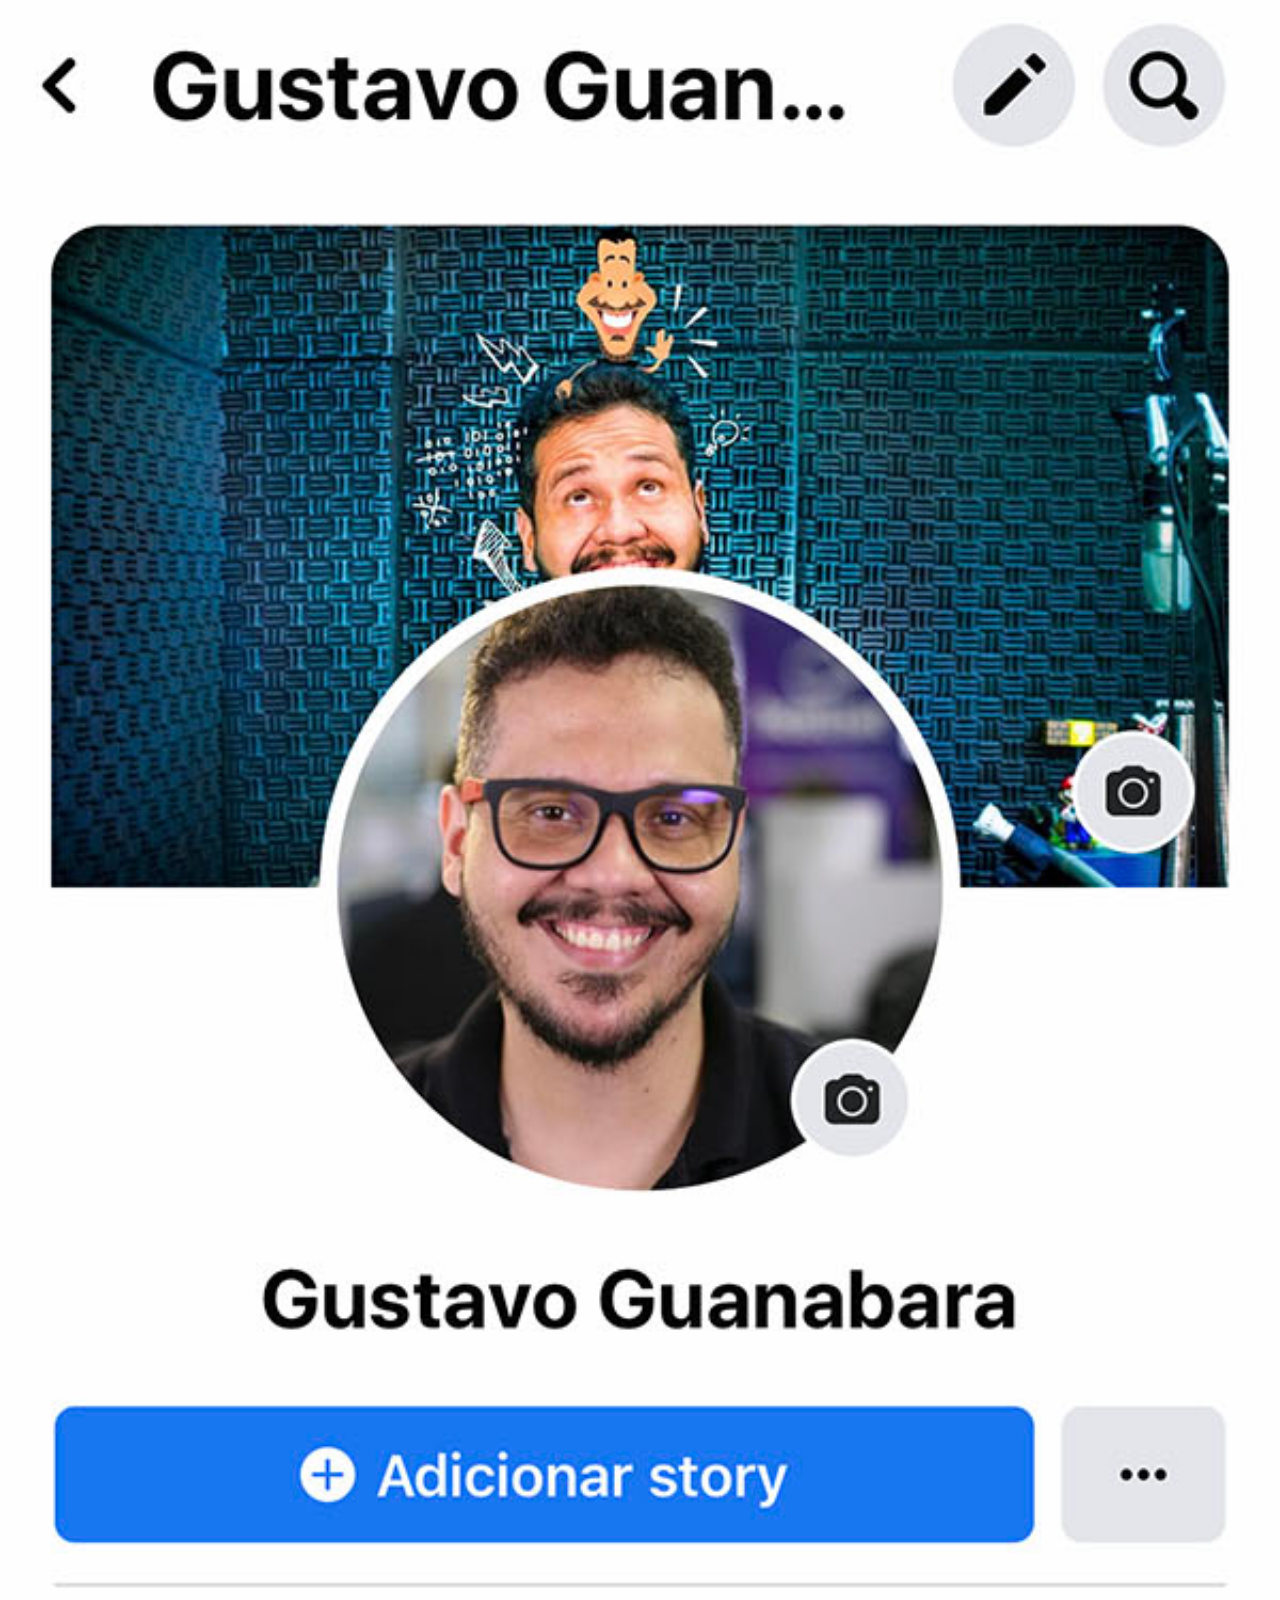
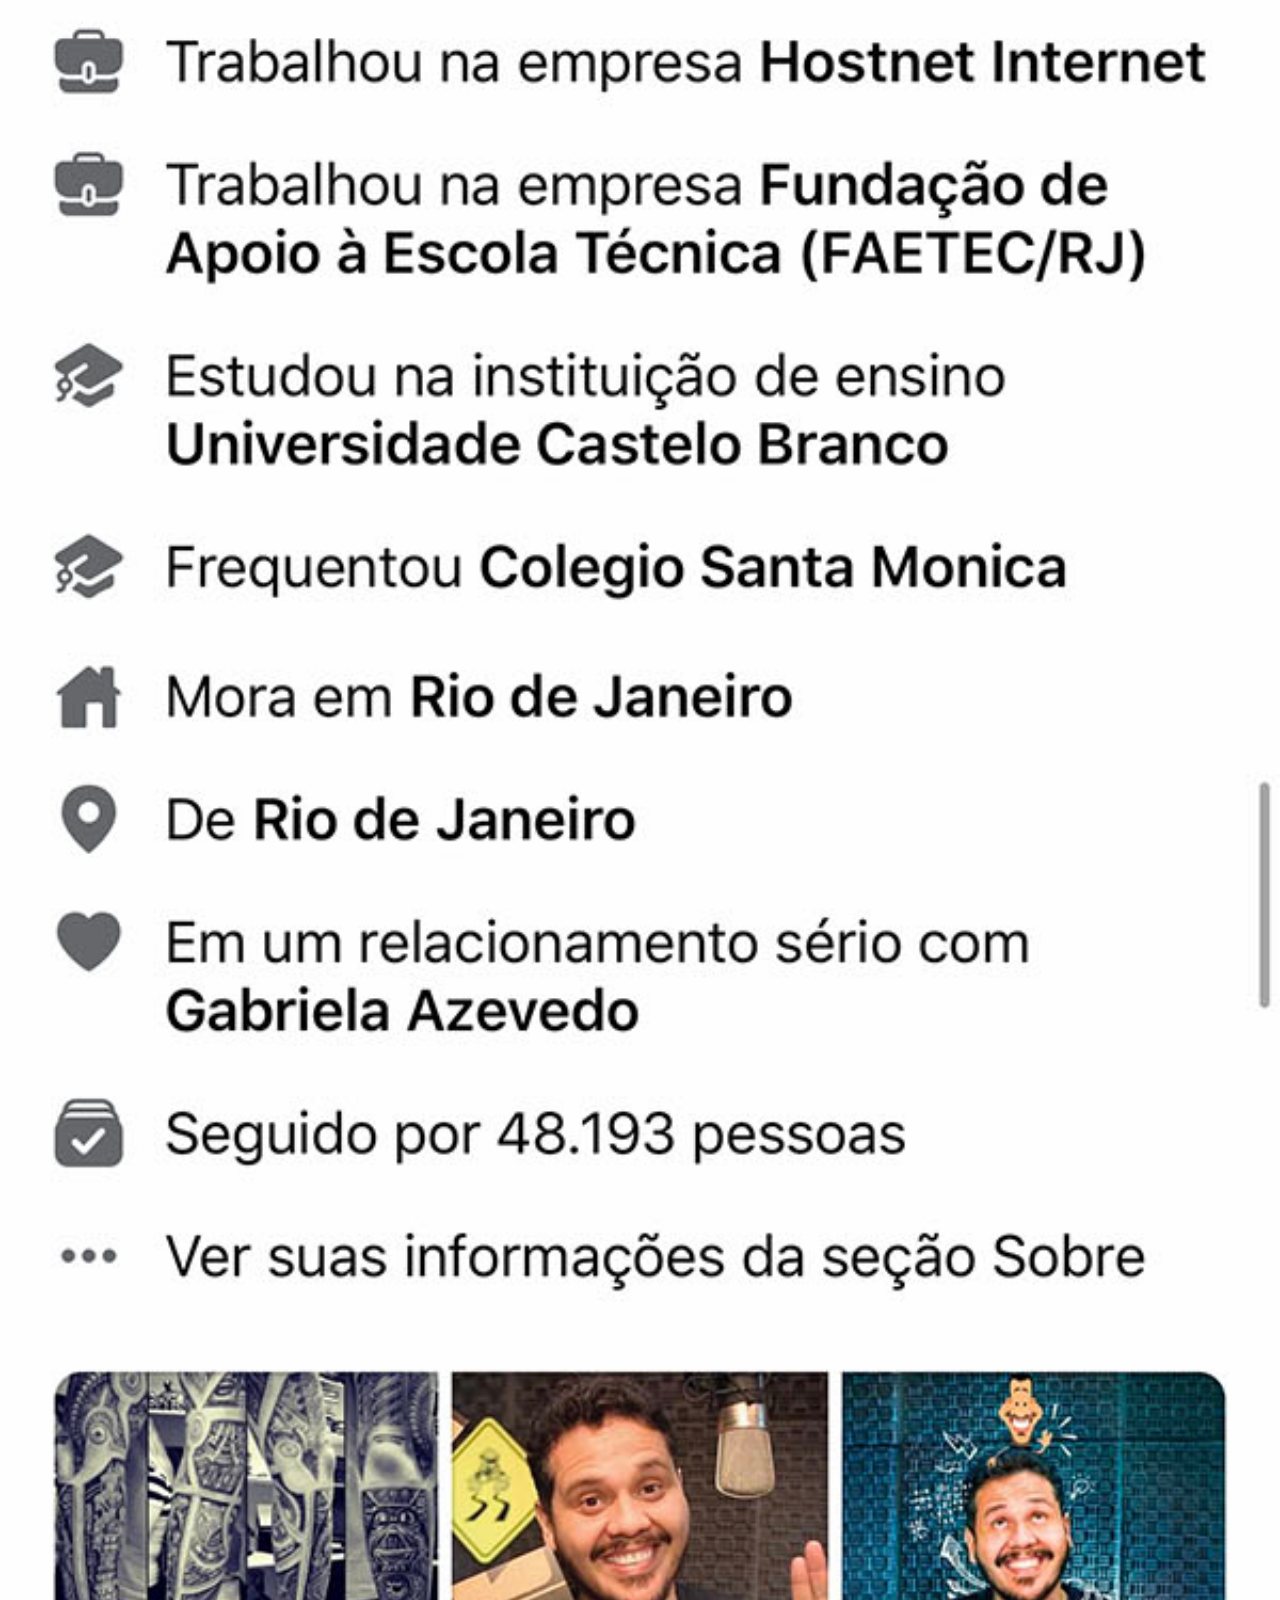
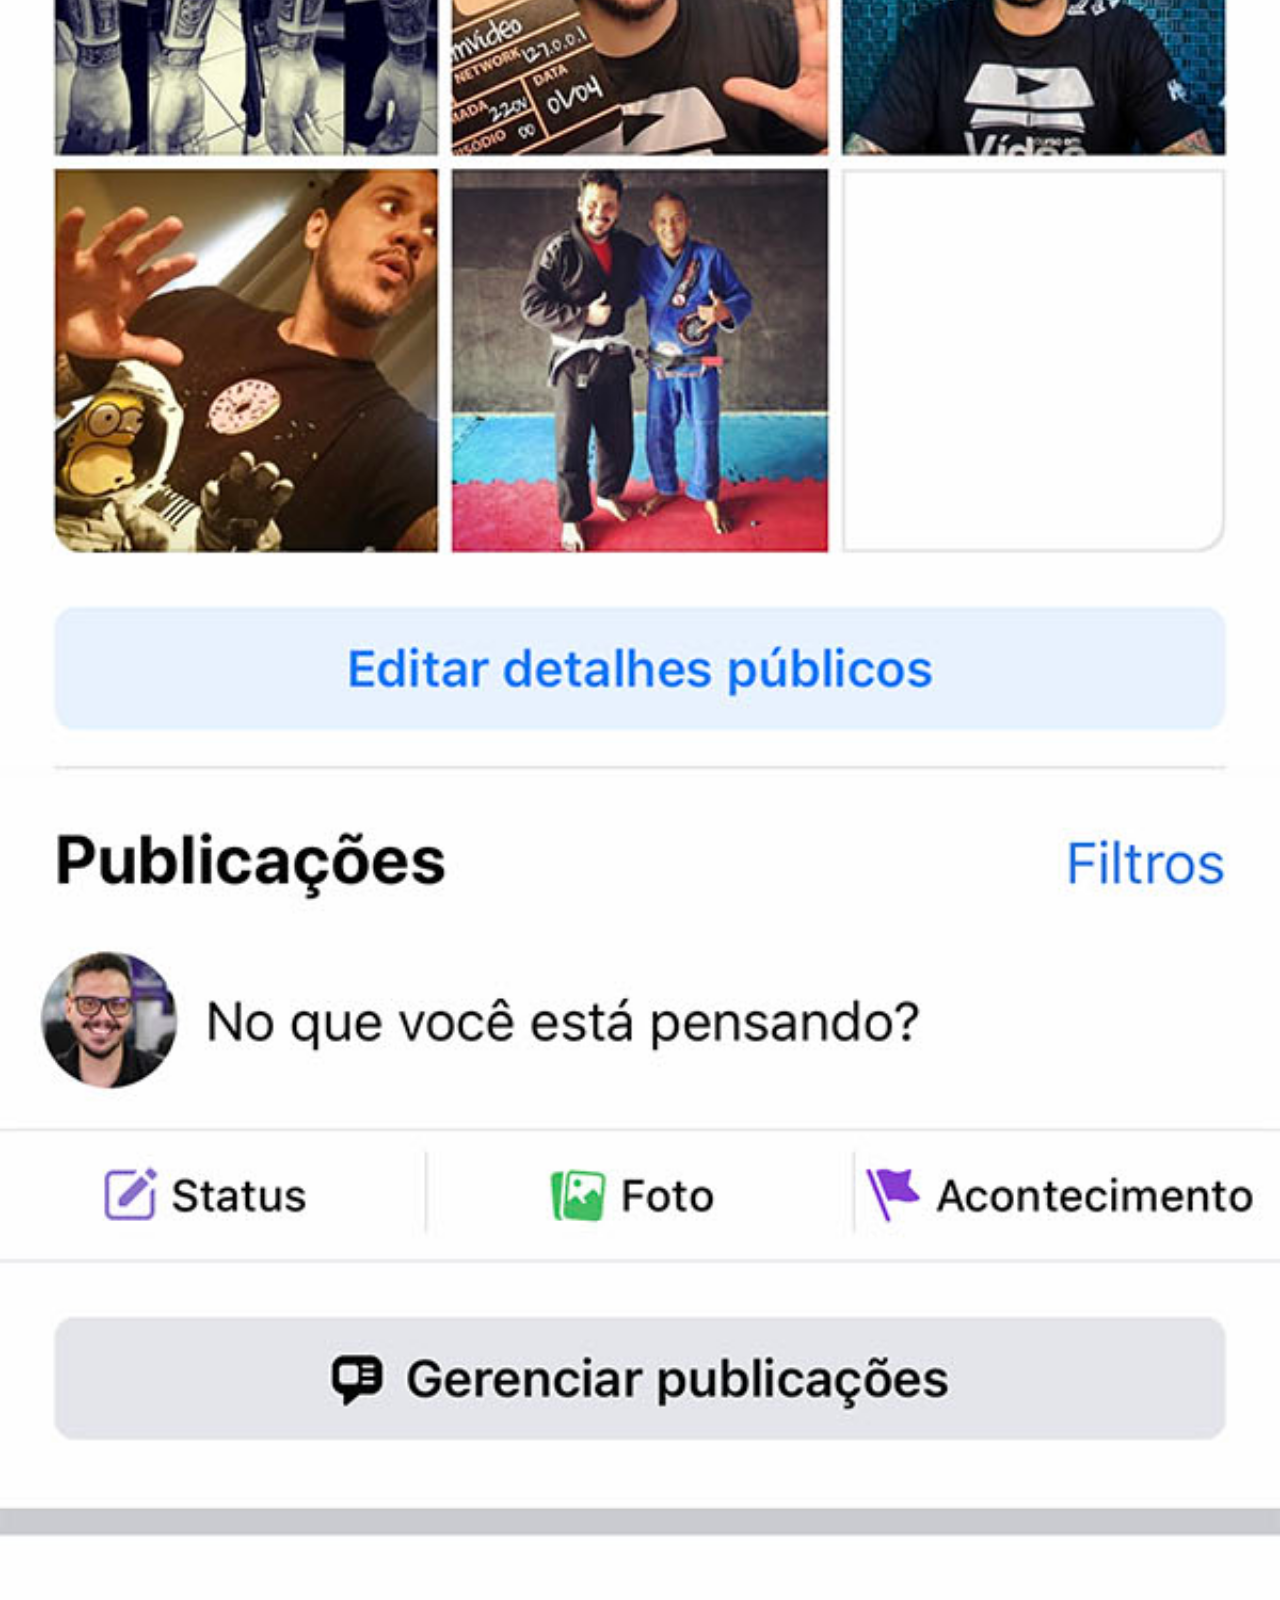
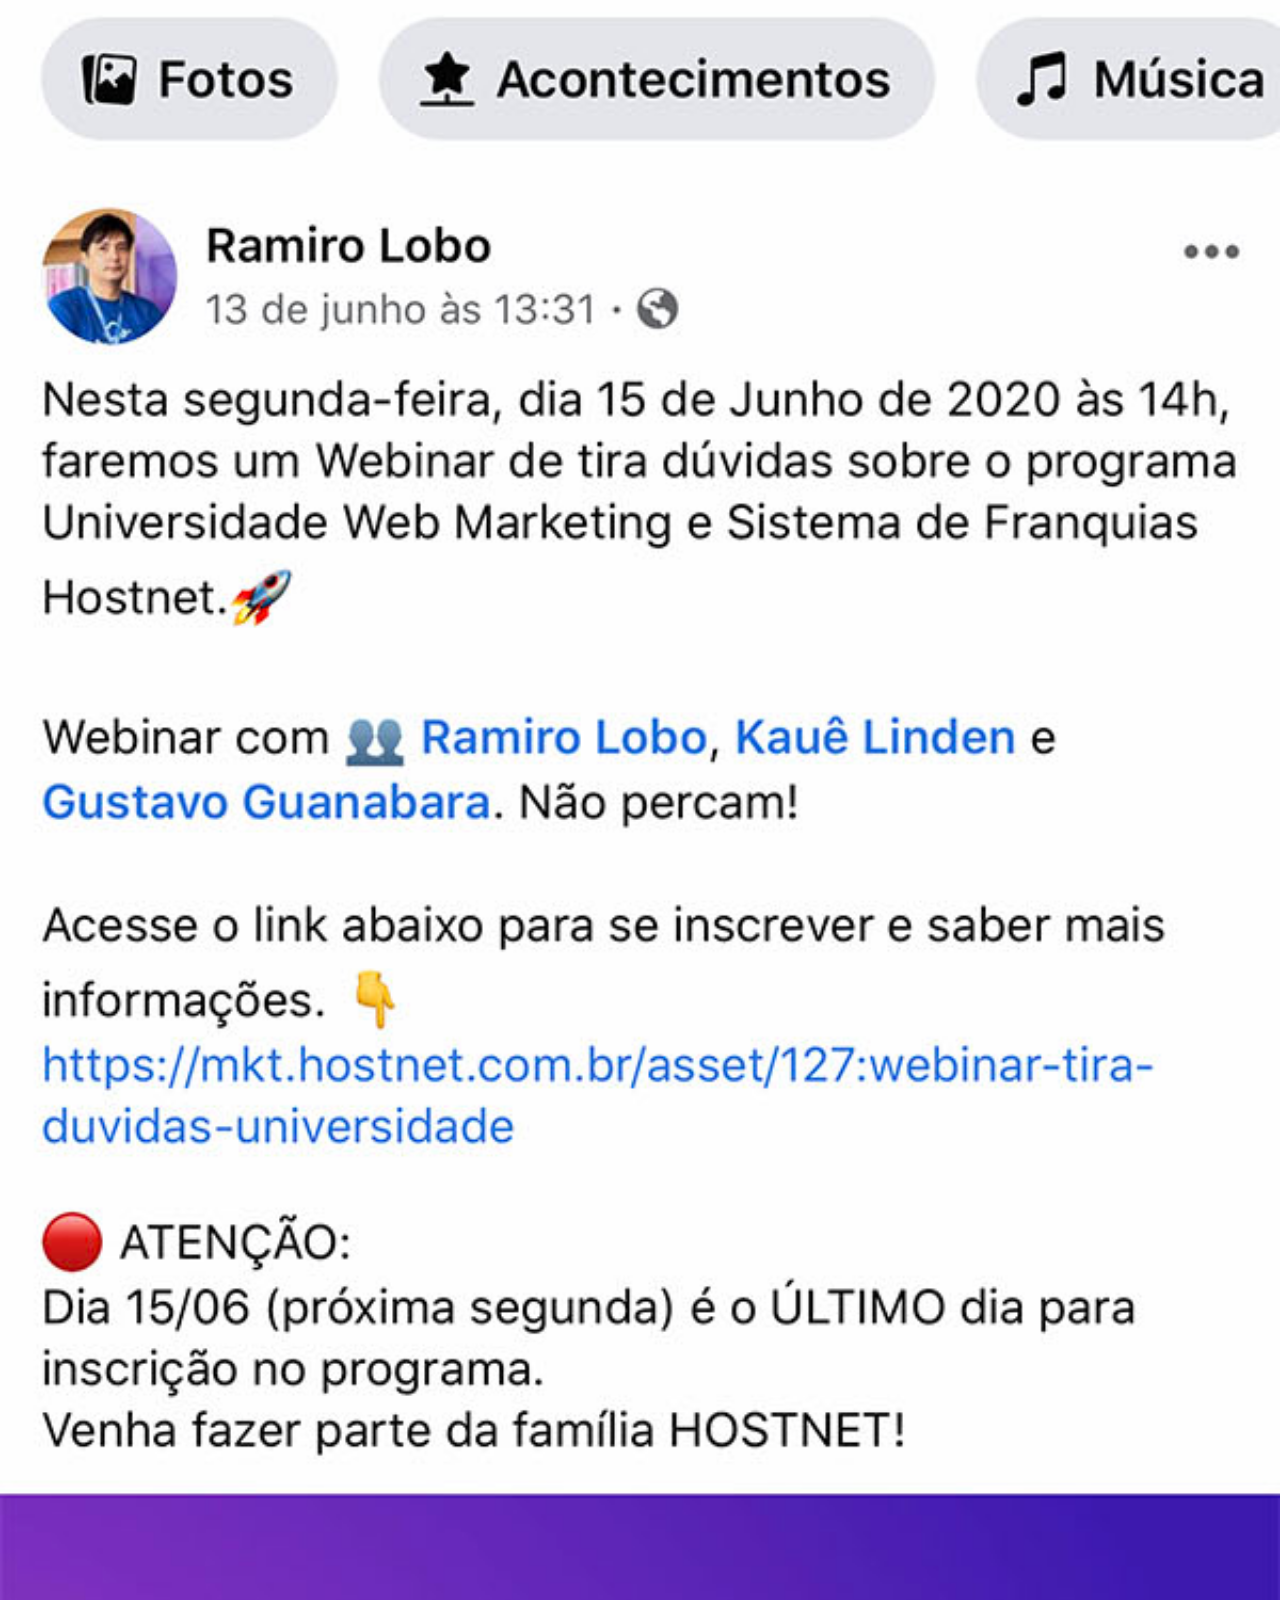
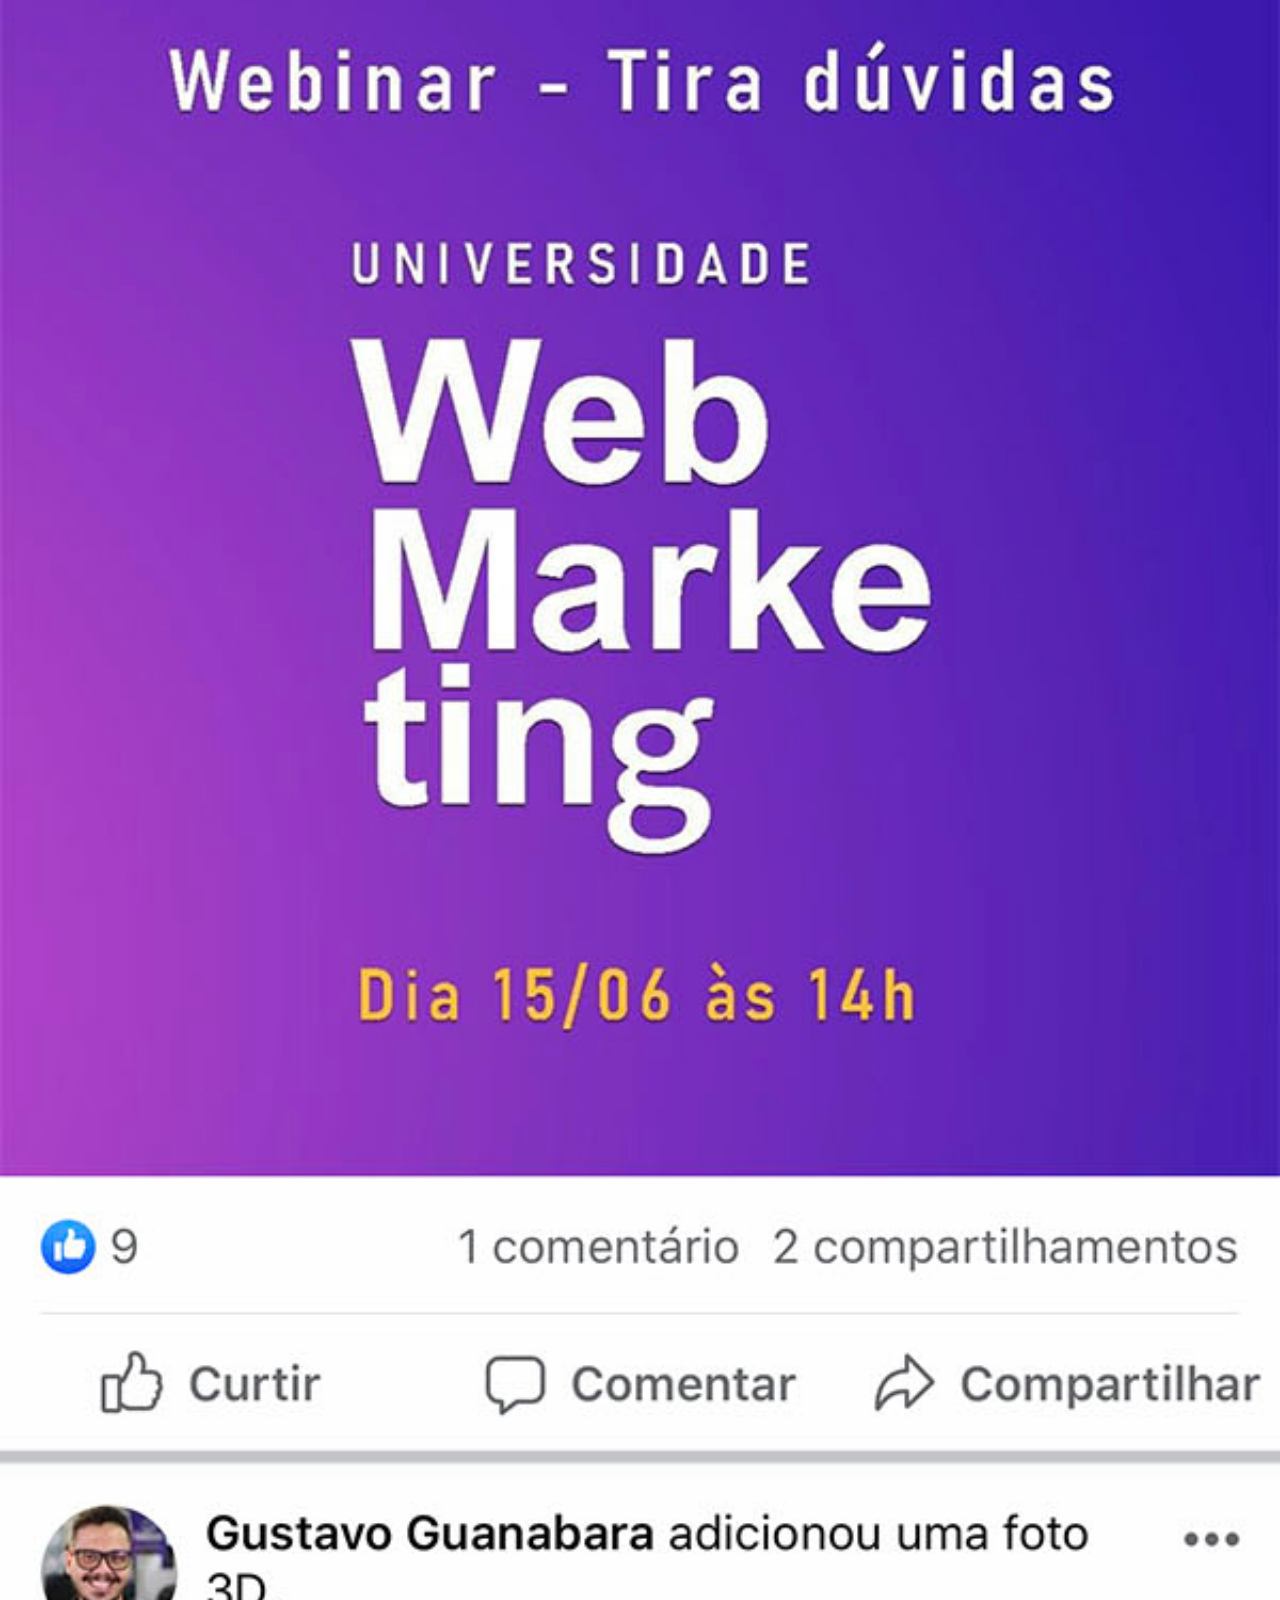
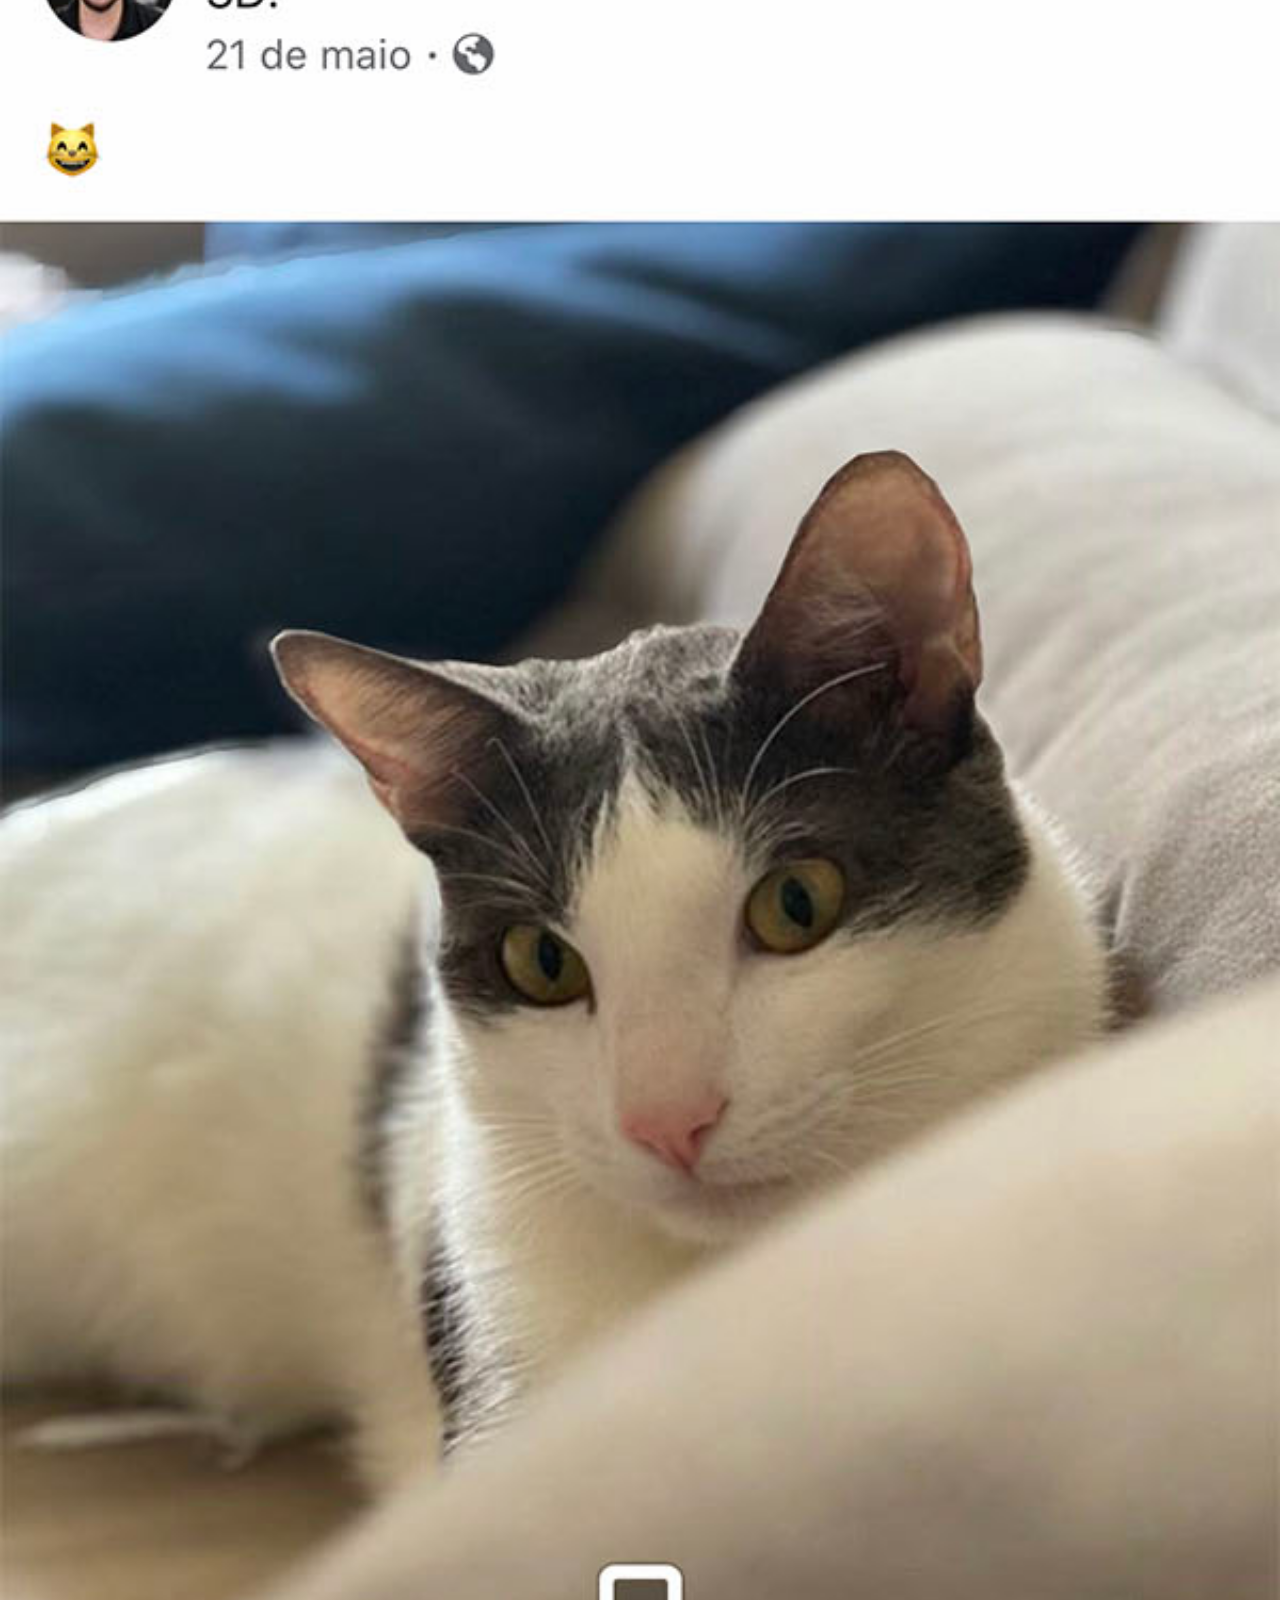
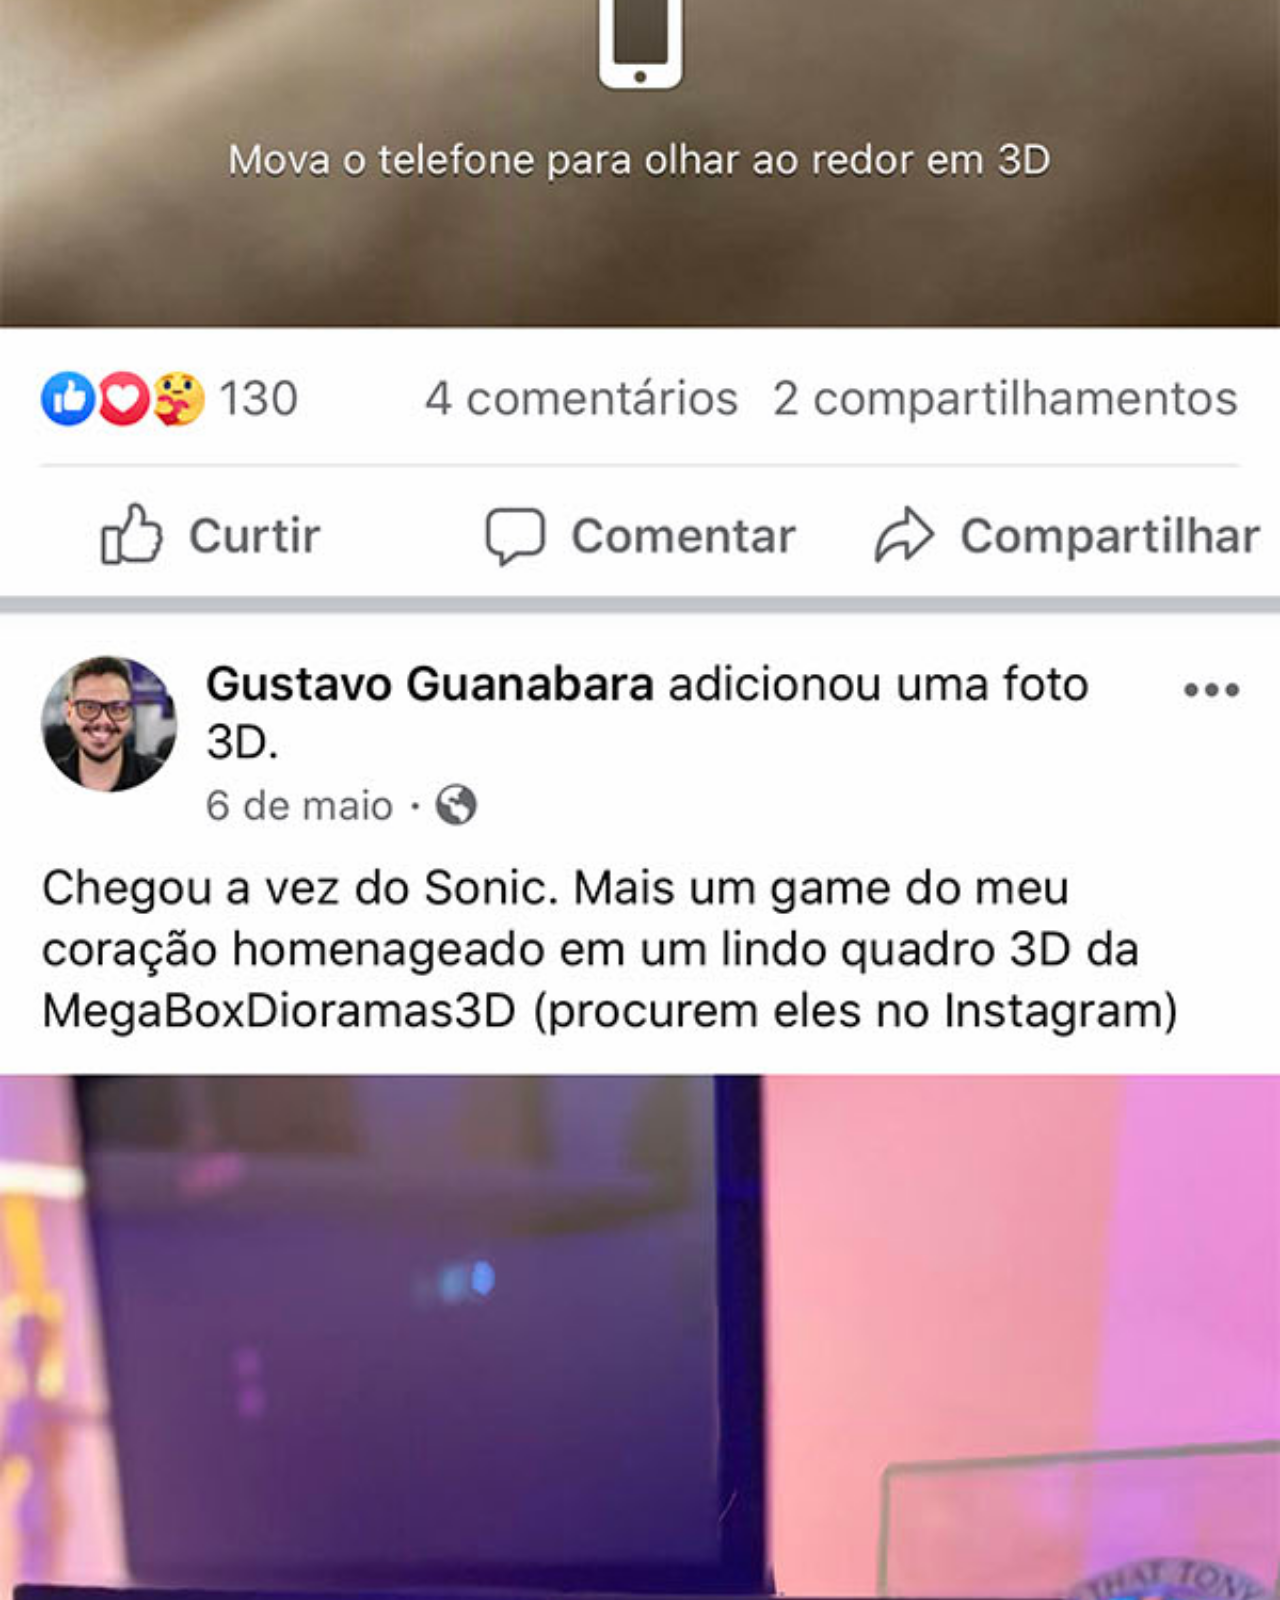
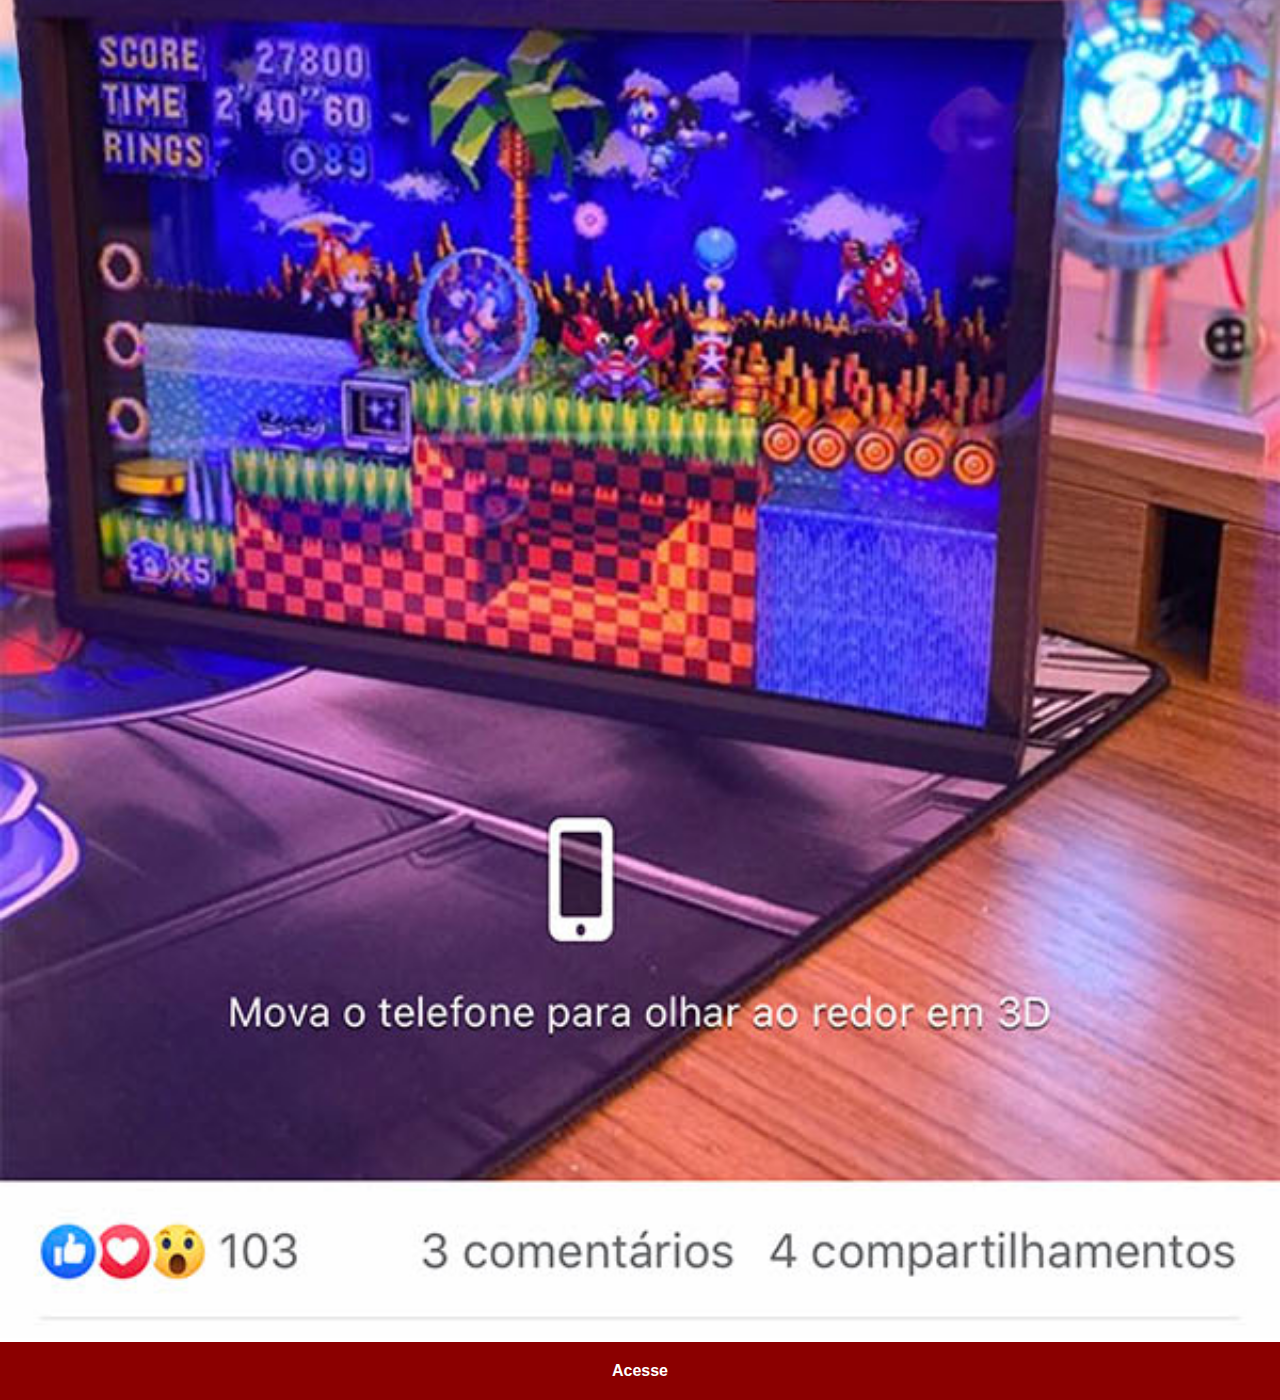
<file: facebook.html>
<!DOCTYPE html>
<html lang="pt-br">
<head>
    <meta charset="UTF-8">
    <meta http-equiv="X-UA-Compatible" content="IE=edge">
    <meta name="viewport" content="width=device-width, initial-scale=1.0">
    <title>Facebook</title>
    <link rel="shortcut icon" href="imagens/favicon.ico" type="image/x-icon">
    <link rel="stylesheet" href="estilos/social.css">
</head>
<body>
    <img src="imagens/imagens/tela-facebook.jpg" alt="Facebook">
    <a href="https://www.facebook.com/gustavoguanabara" target="_blank">Acesse</a>
    
</body>
</html>
</file>
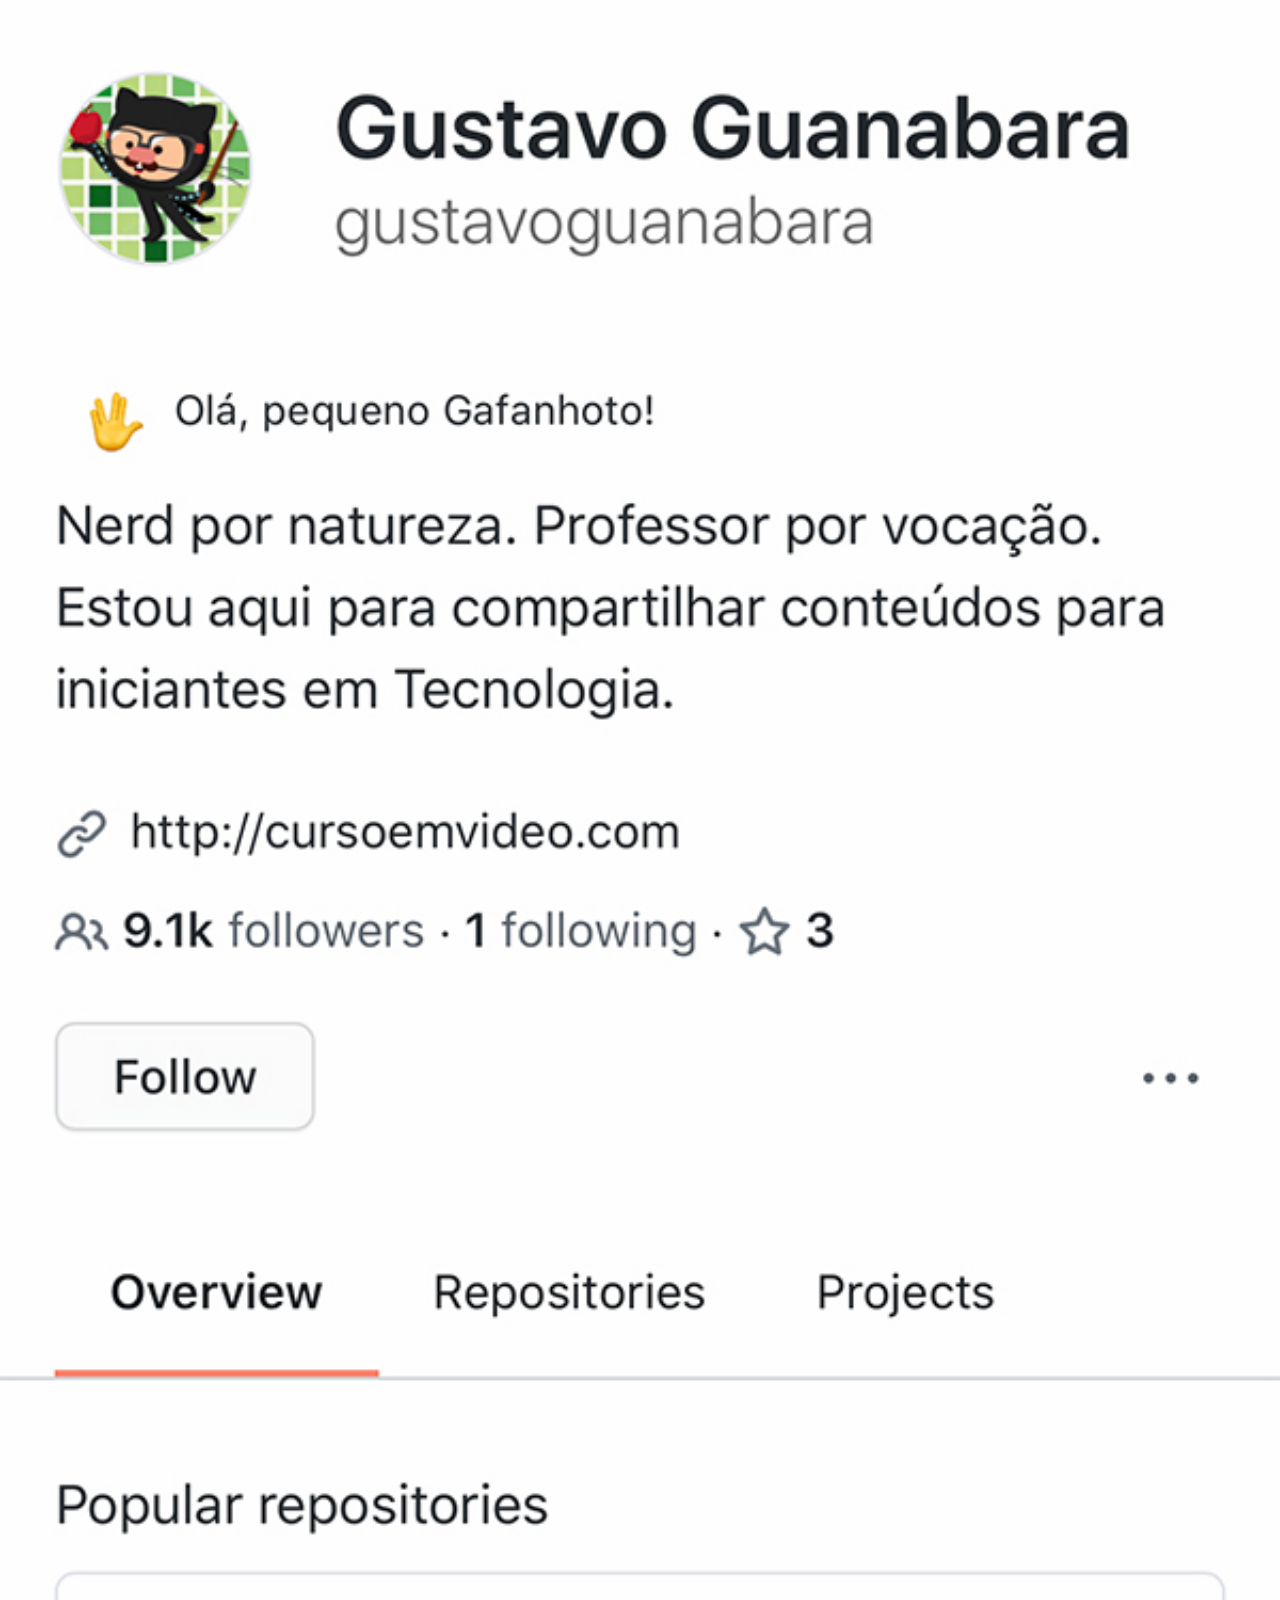
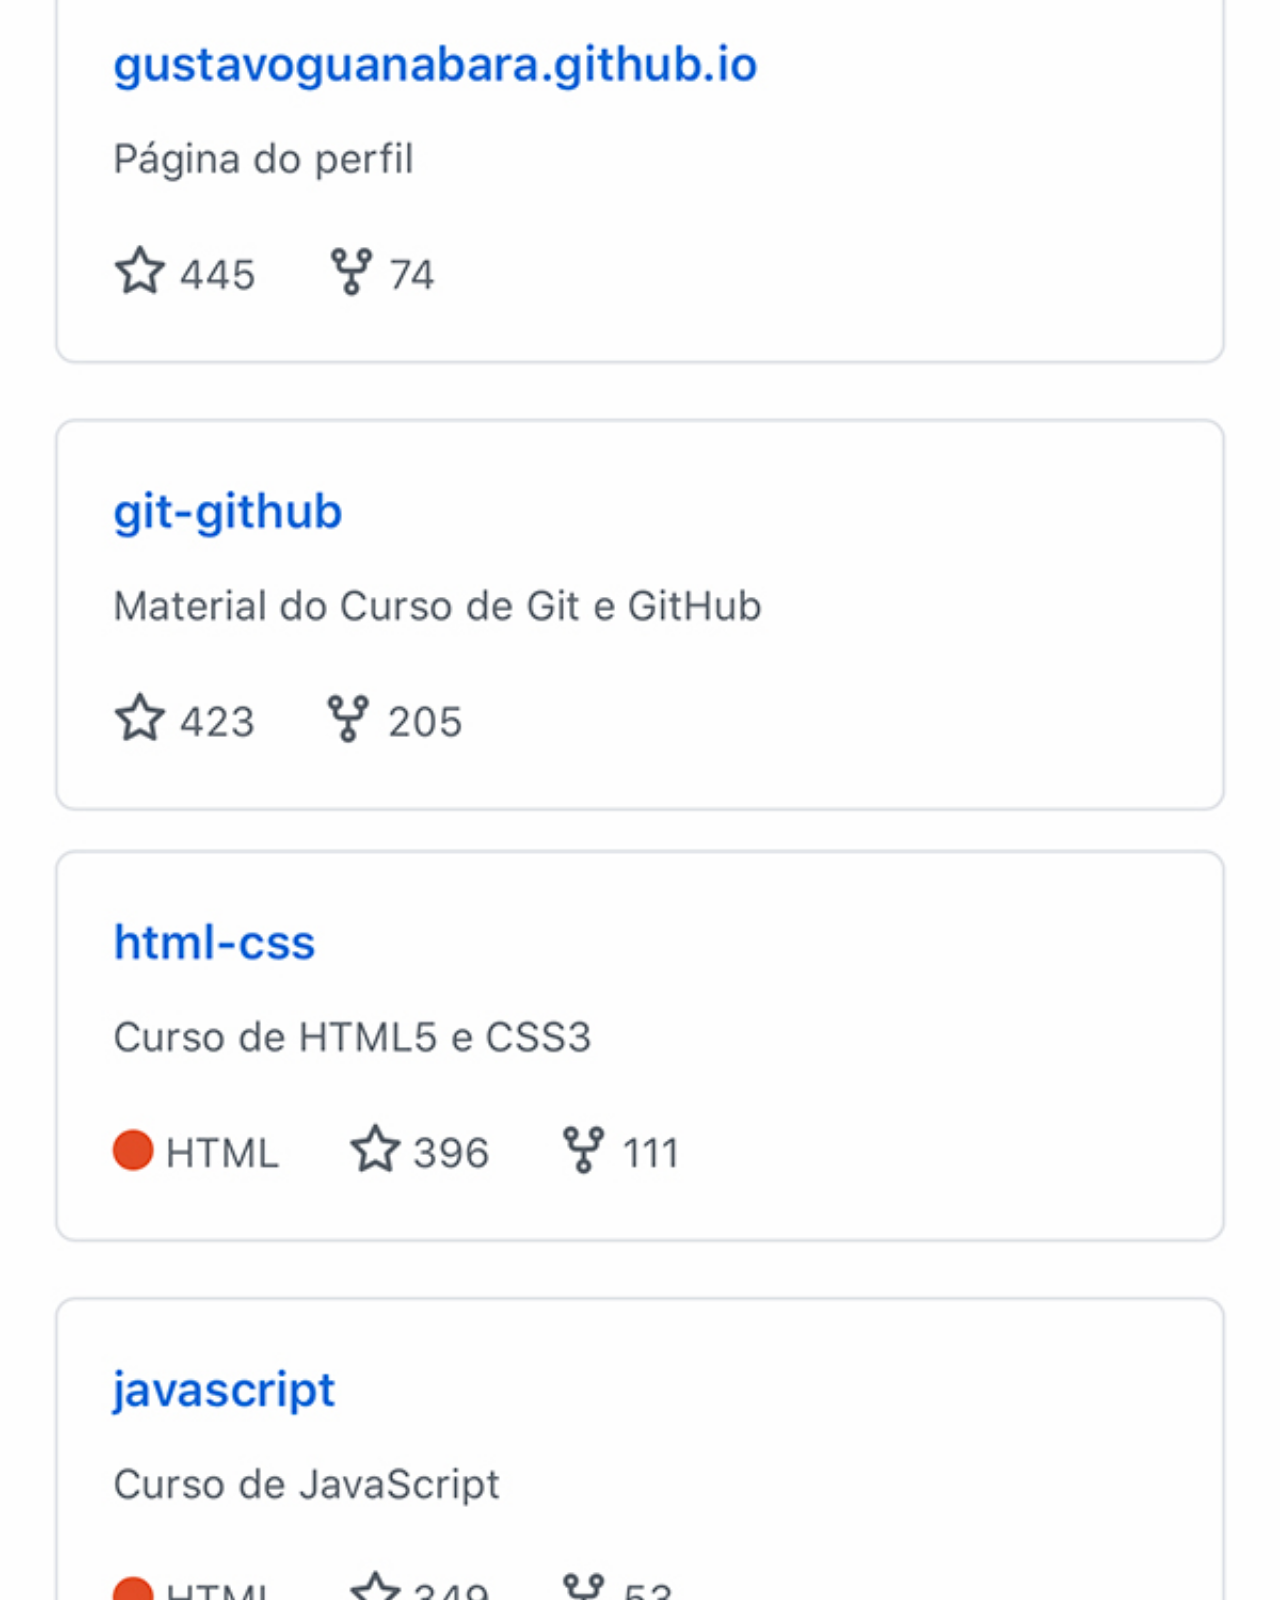
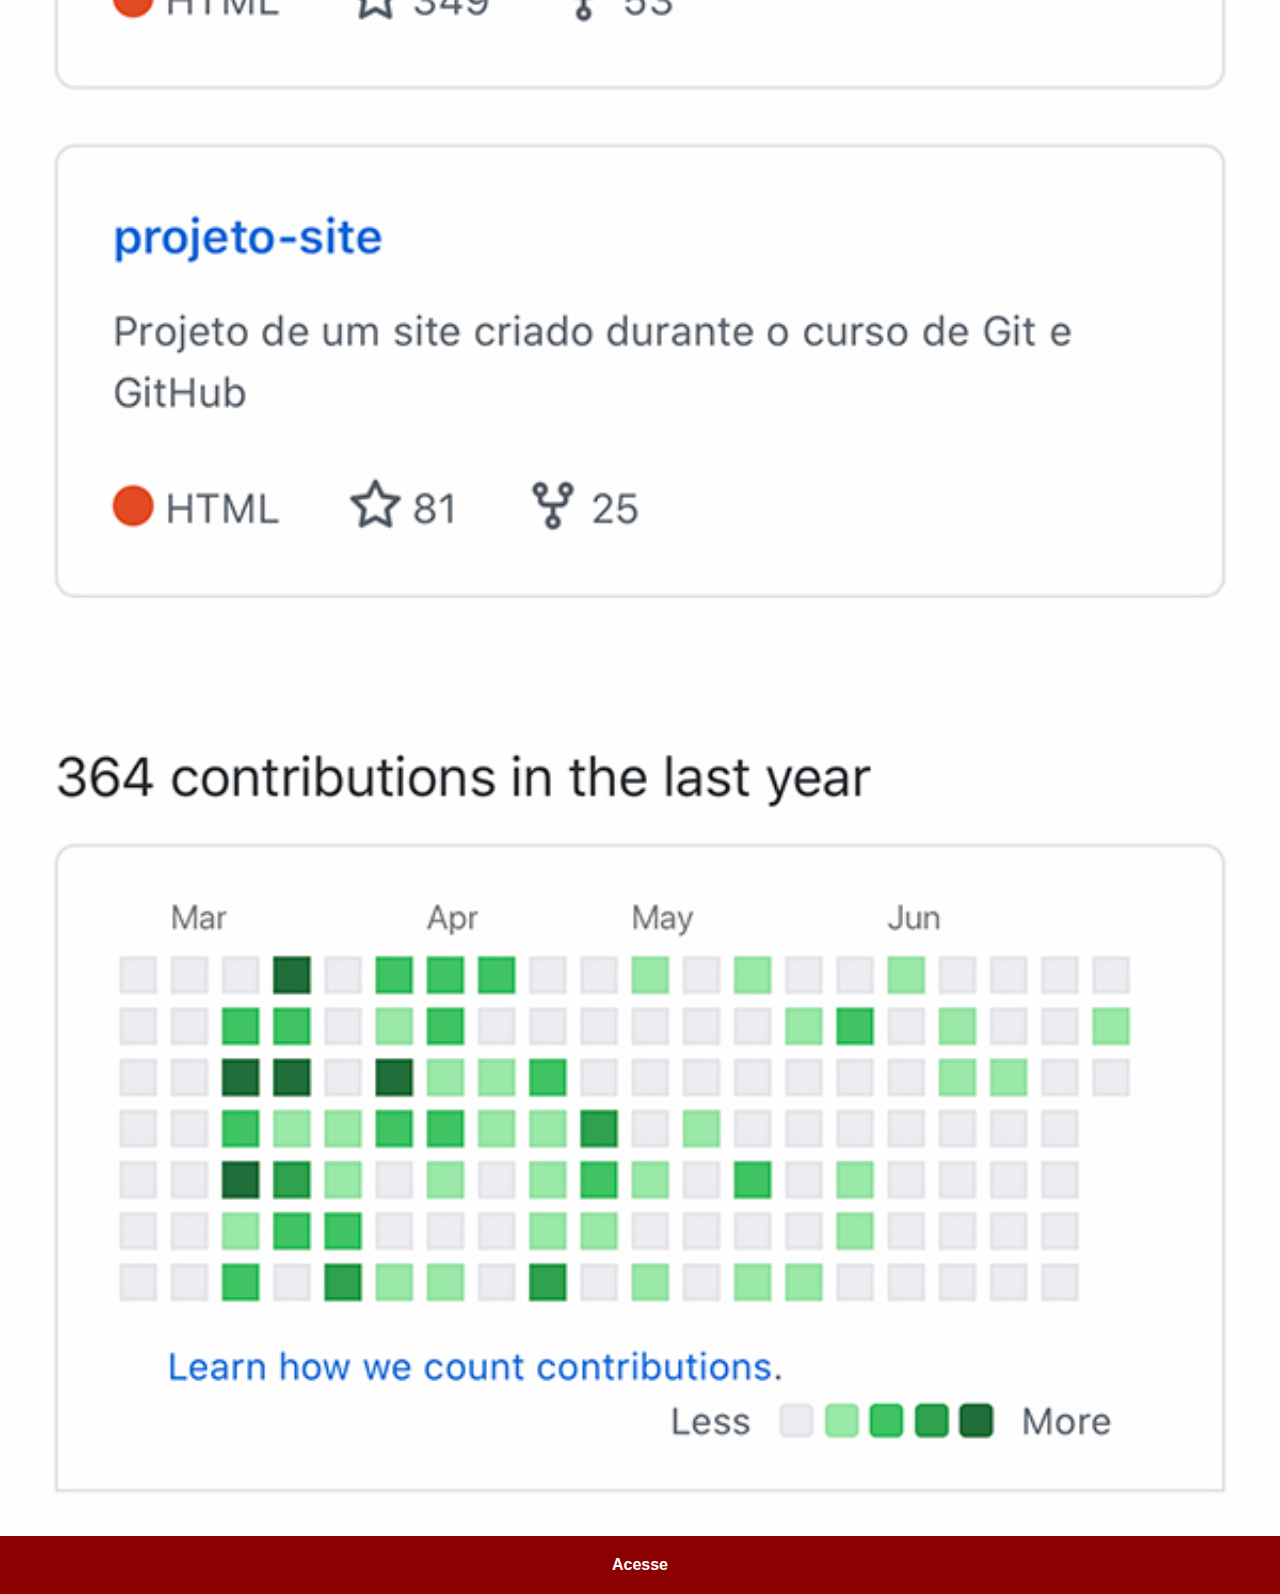
<file: github.html>
<!DOCTYPE html>
<html lang="pt-br">
<head>
    <meta charset="UTF-8">
    <meta http-equiv="X-UA-Compatible" content="IE=edge">
    <meta name="viewport" content="width=device-width, initial-scale=1.0">
    <title>GitHub</title>
    <link rel="shortcut icon" href="imagens/favicon.ico" type="image/x-icon">
    <link rel="stylesheet" href="estilos/social.css">
</head>
<body>
    <img src="imagens/imagens/tela-github.jpg" alt="GitHub">
    <a href="https://github.com/gustavoguanabara" target="_blank">Acesse</a>
</body>
</html>
</file>
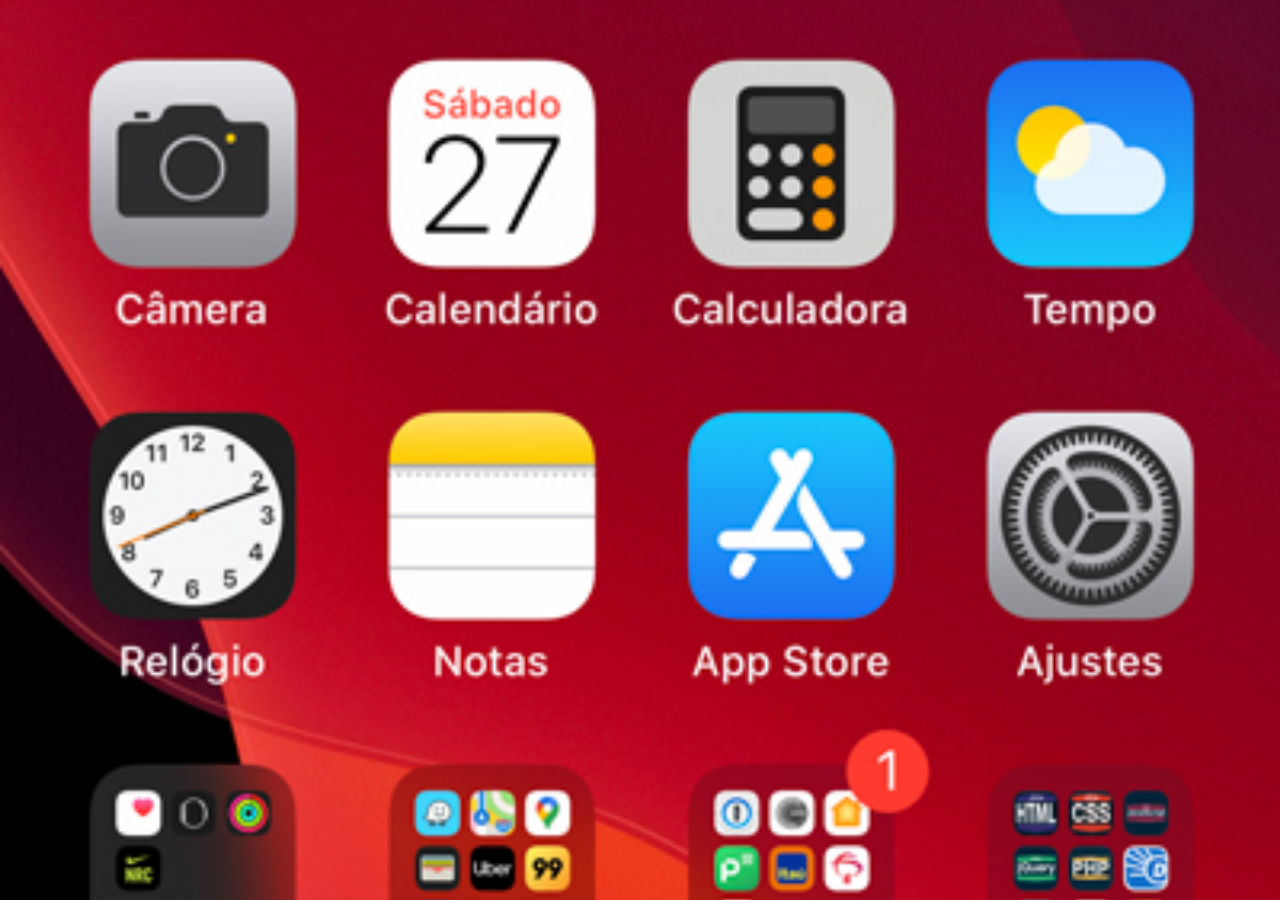
<file: home.html>
<!DOCTYPE html>
<html lang="pt-br">
<head>
    <meta charset="UTF-8">
    <meta http-equiv="X-UA-Compatible" content="IE=edge">
    <meta name="viewport" content="width=device-width, initial-scale=1.0">
    <title>Home</title>
    <link rel="shortcut icon" href="imagens/favicon.ico" type="image/x-icon">
    <style>
        *{
           margin: 0px;
           padding: 0px;
        }
        body{
            height: 100vh;
            width: 100vw;
            background: black url('imagens/imagens/tela-home.jpg') no-repeat top center;
            background-size: cover;
        }
    </style>
</head>
<body>
    
</body>
</html>
</file>
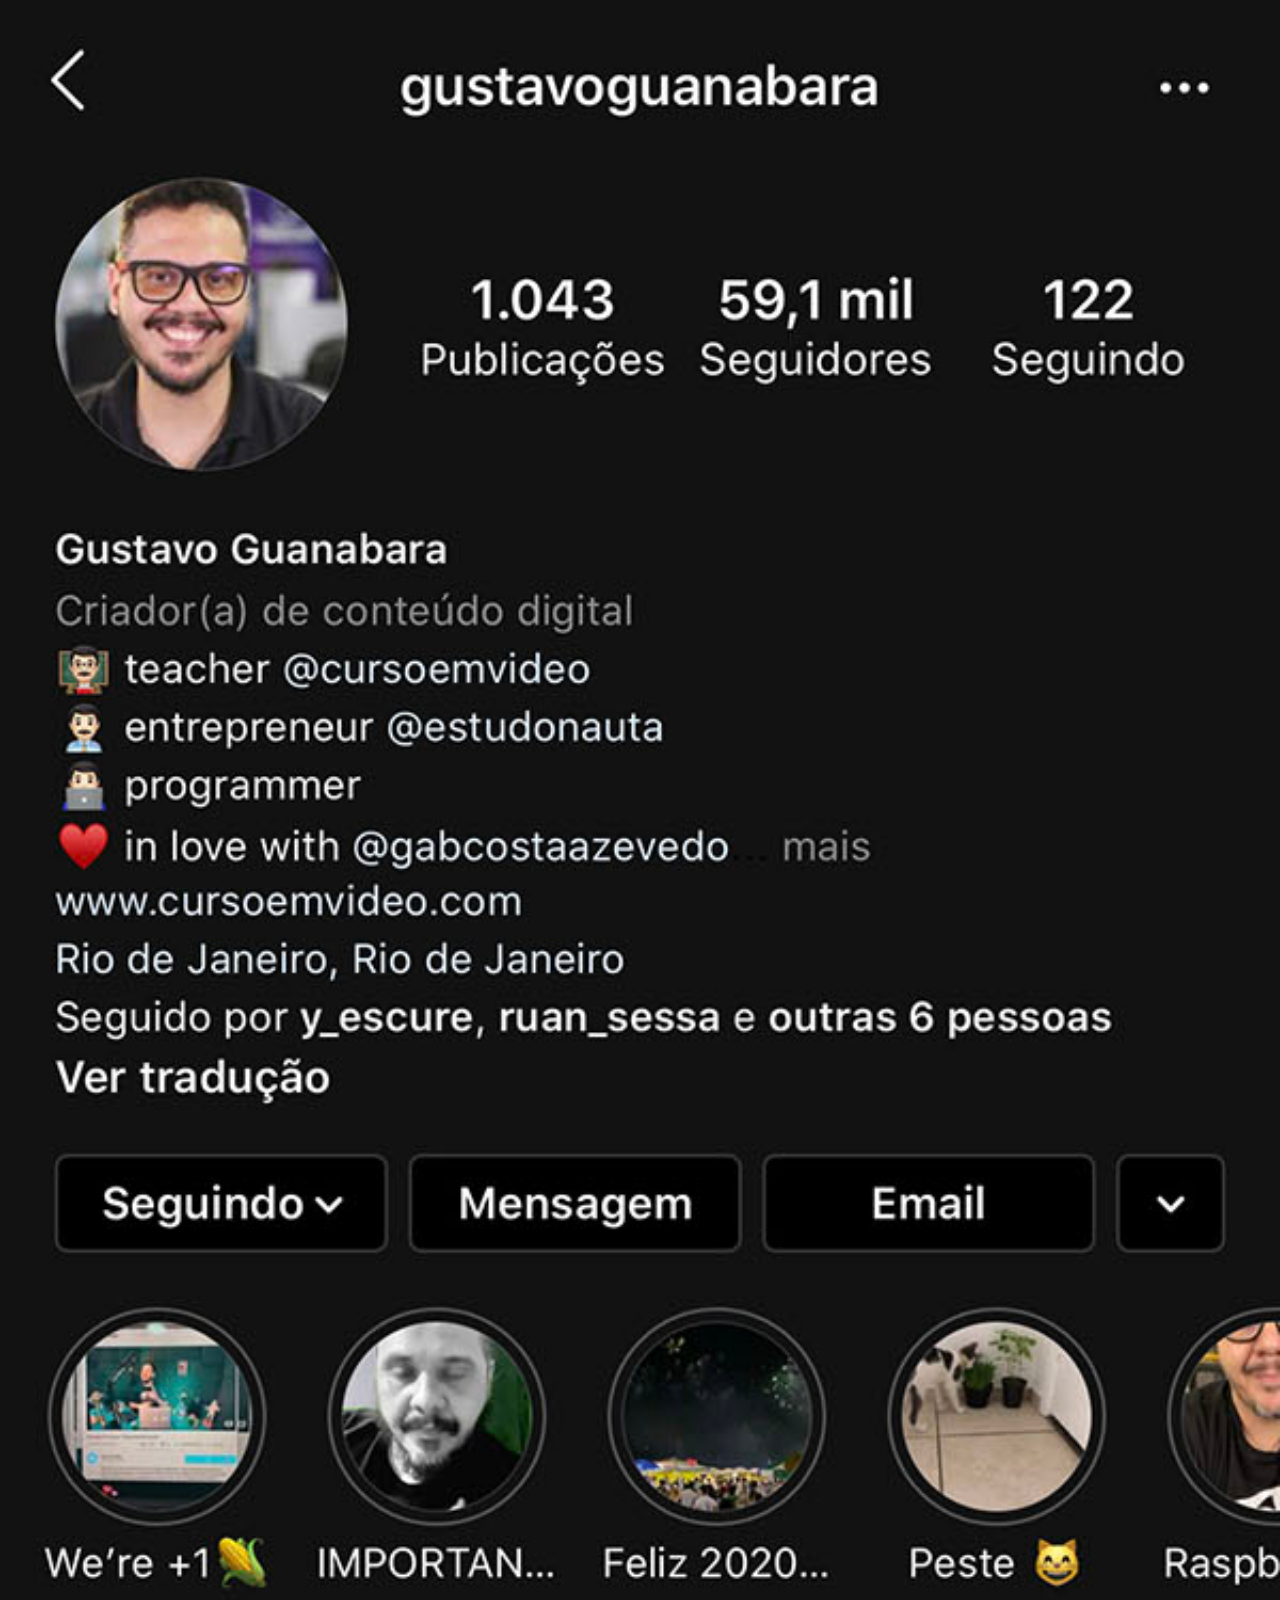
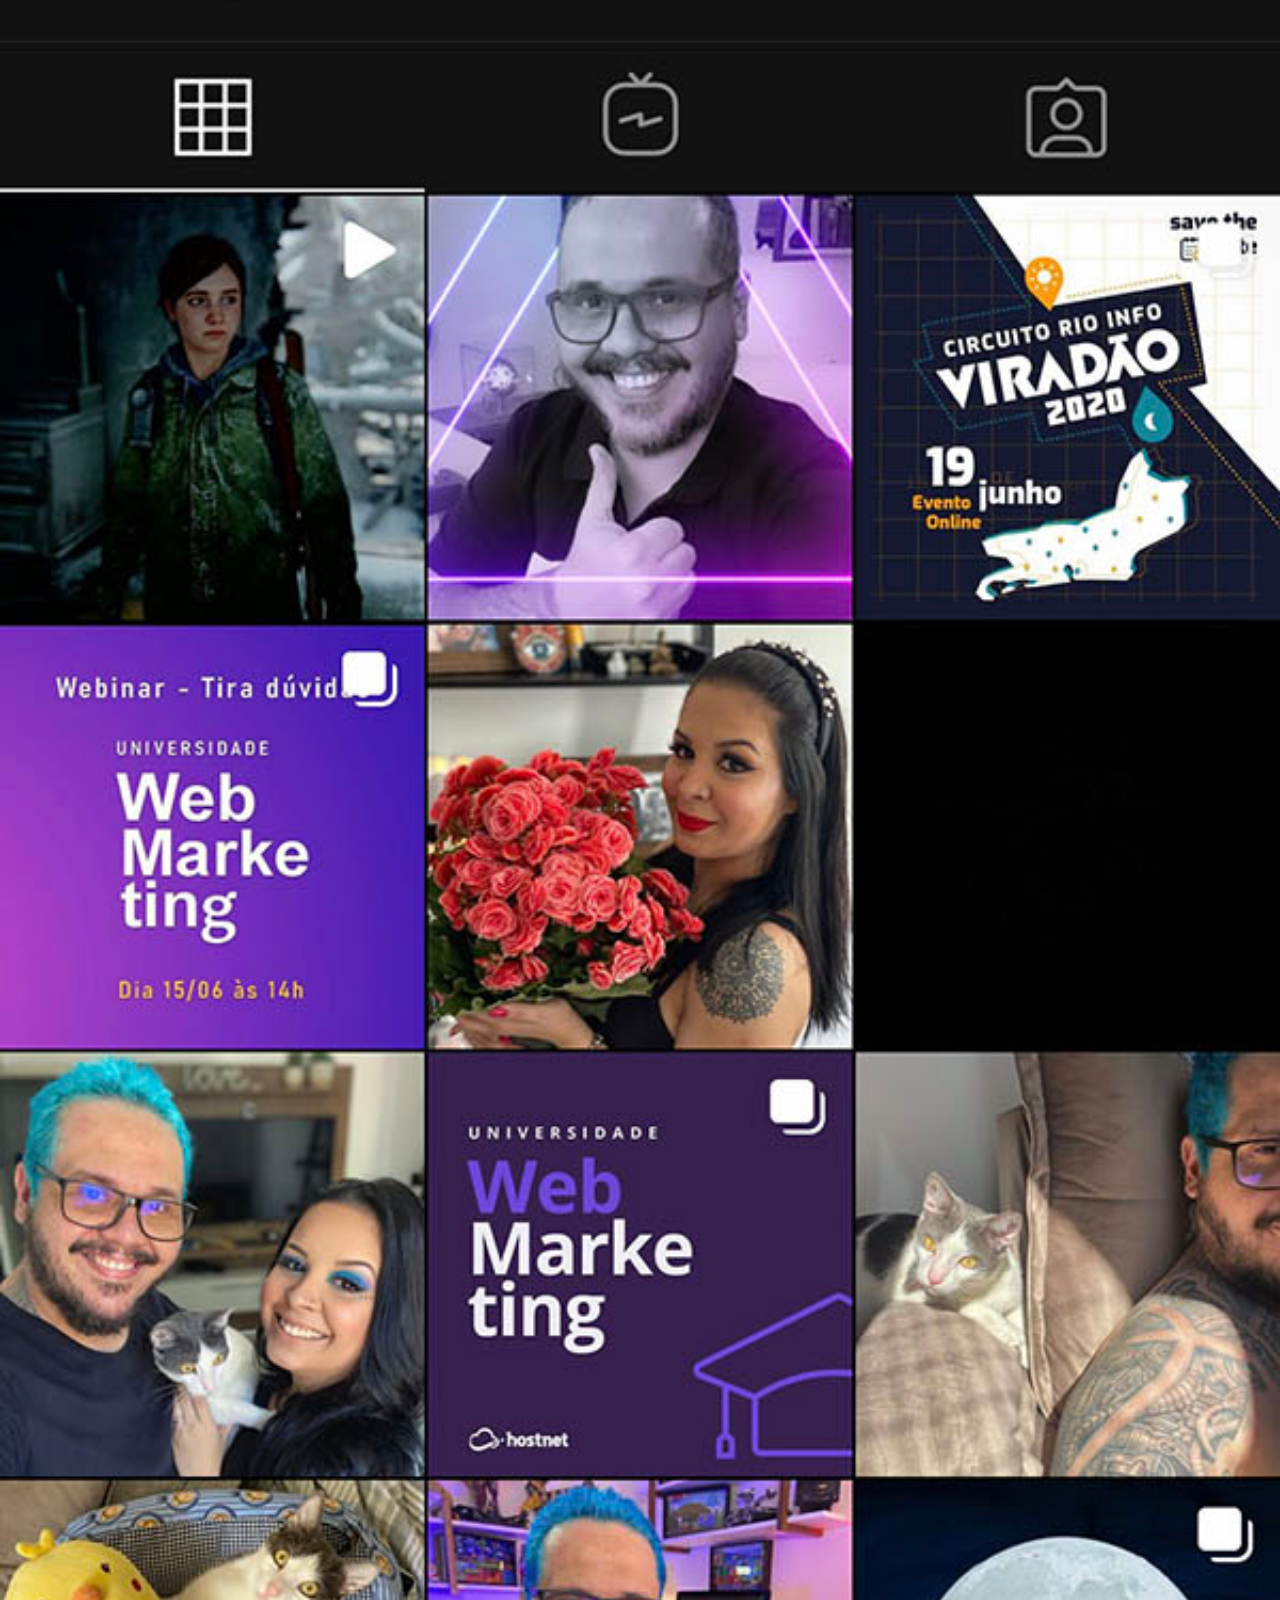
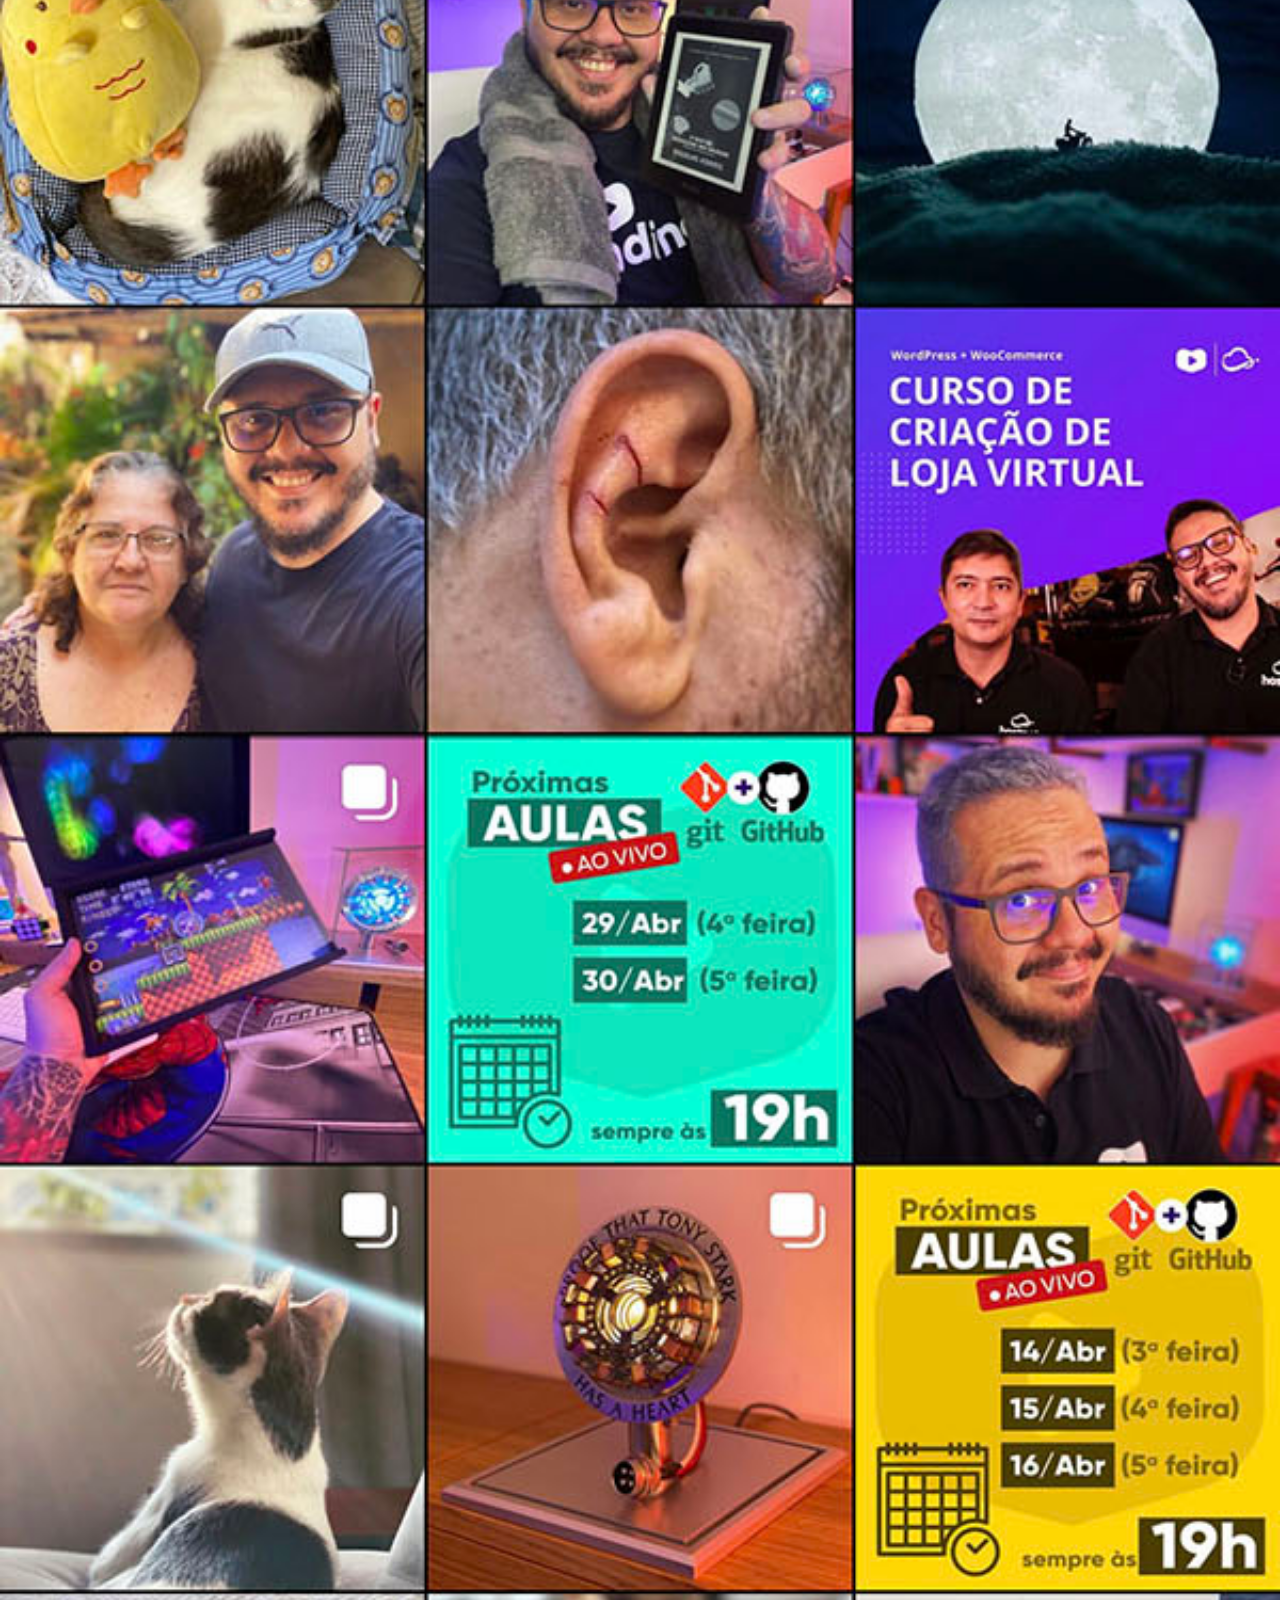
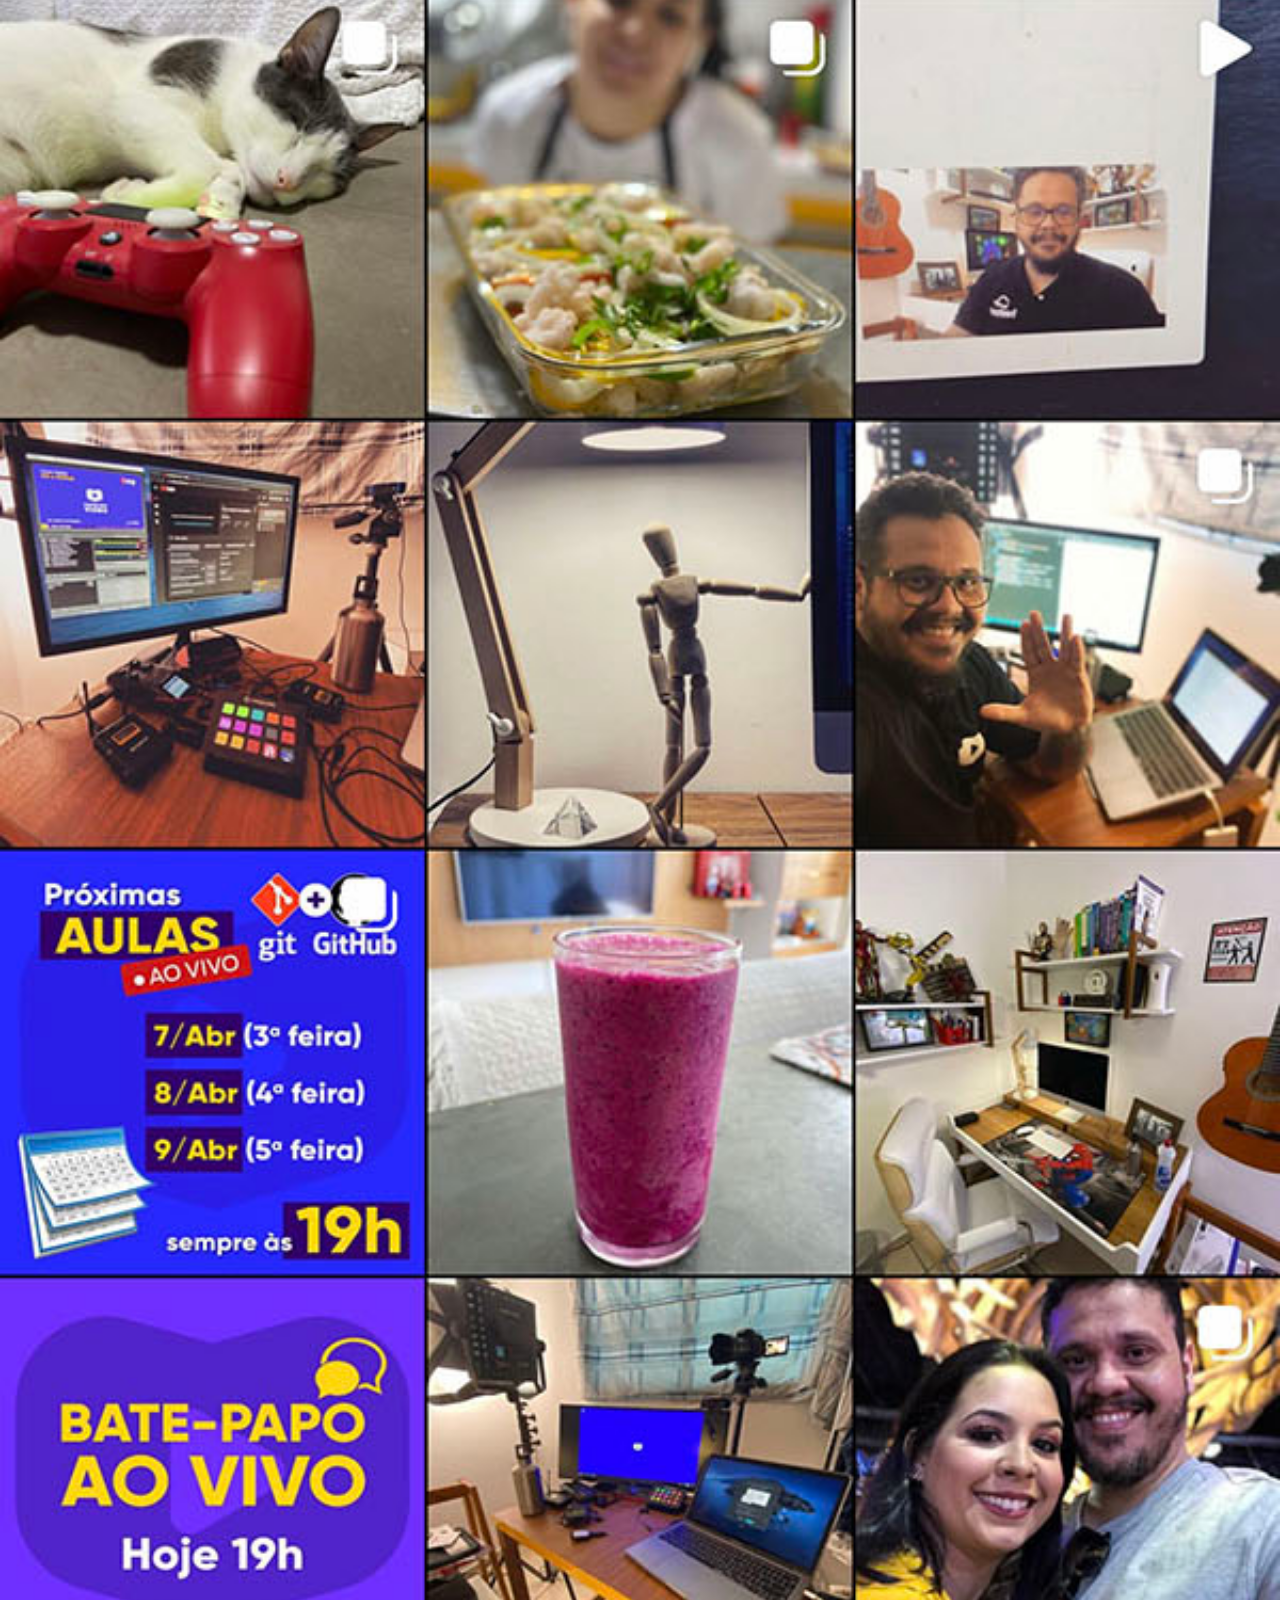
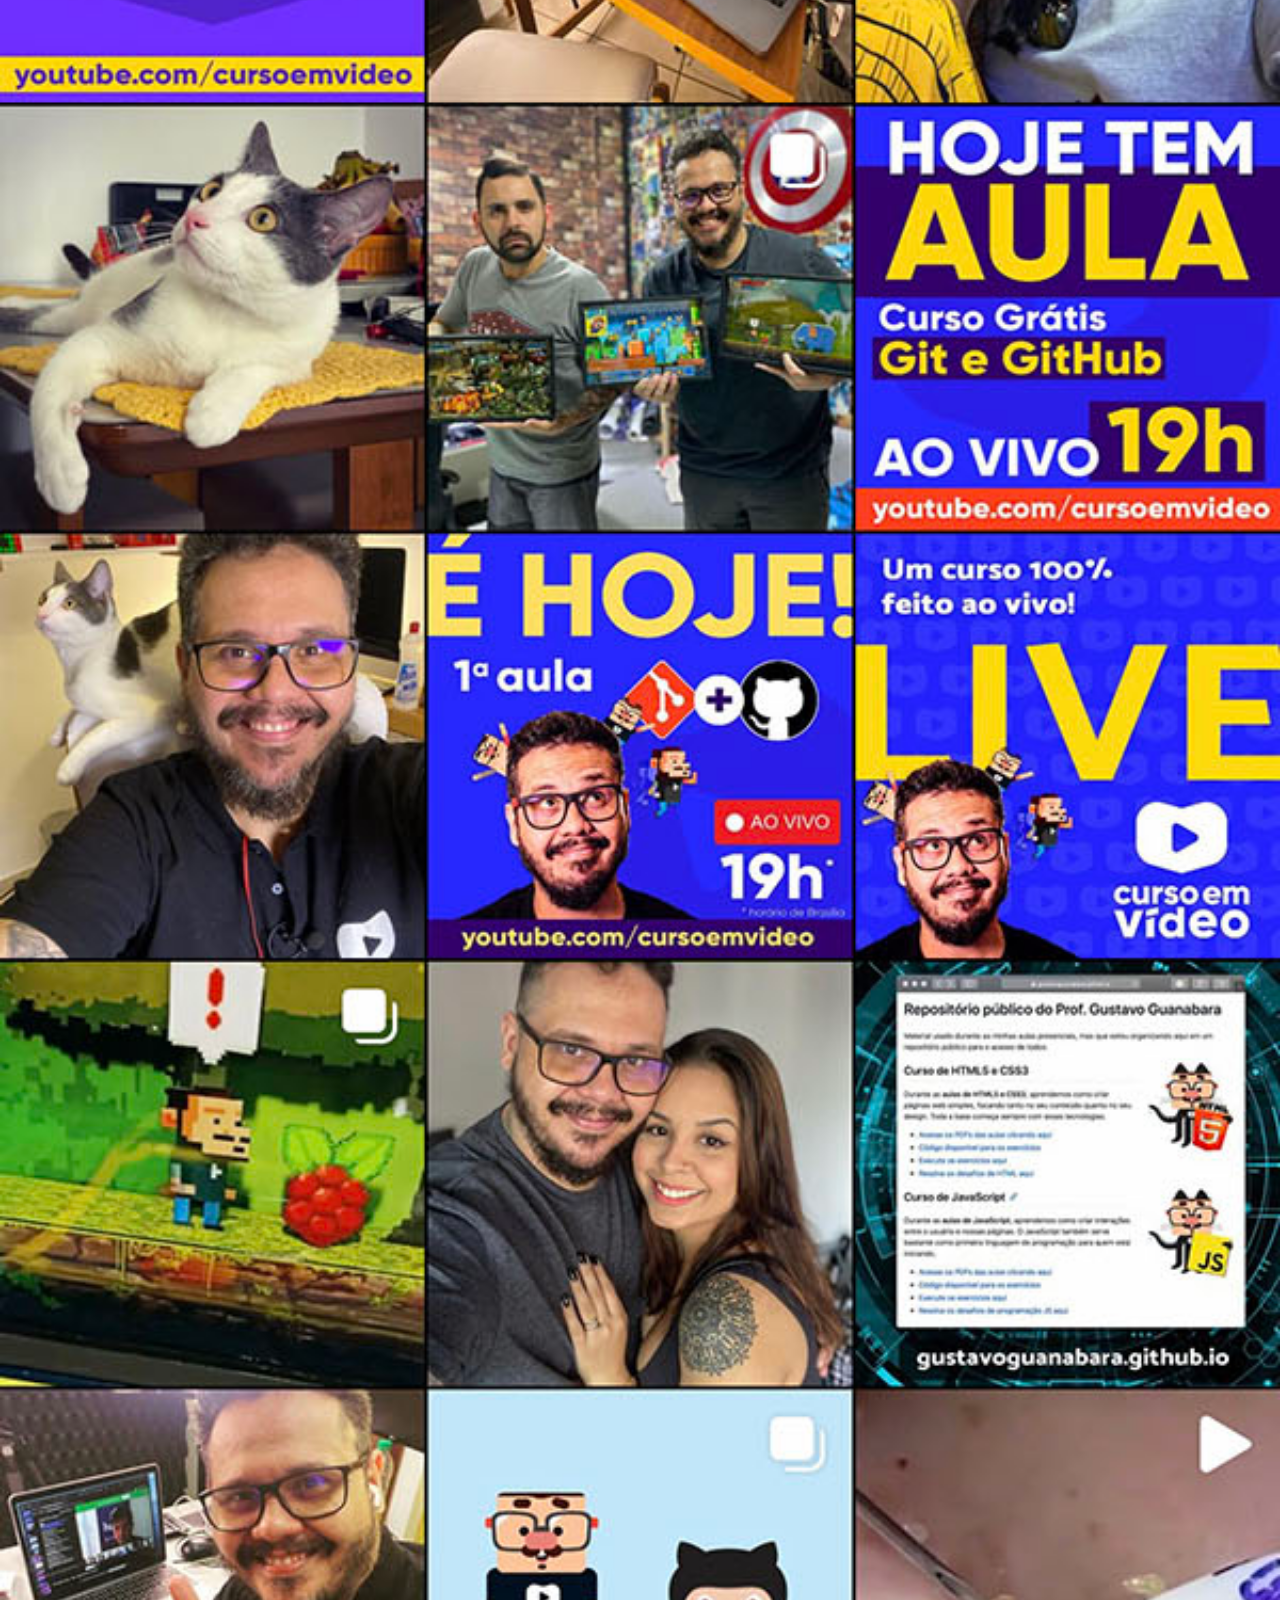
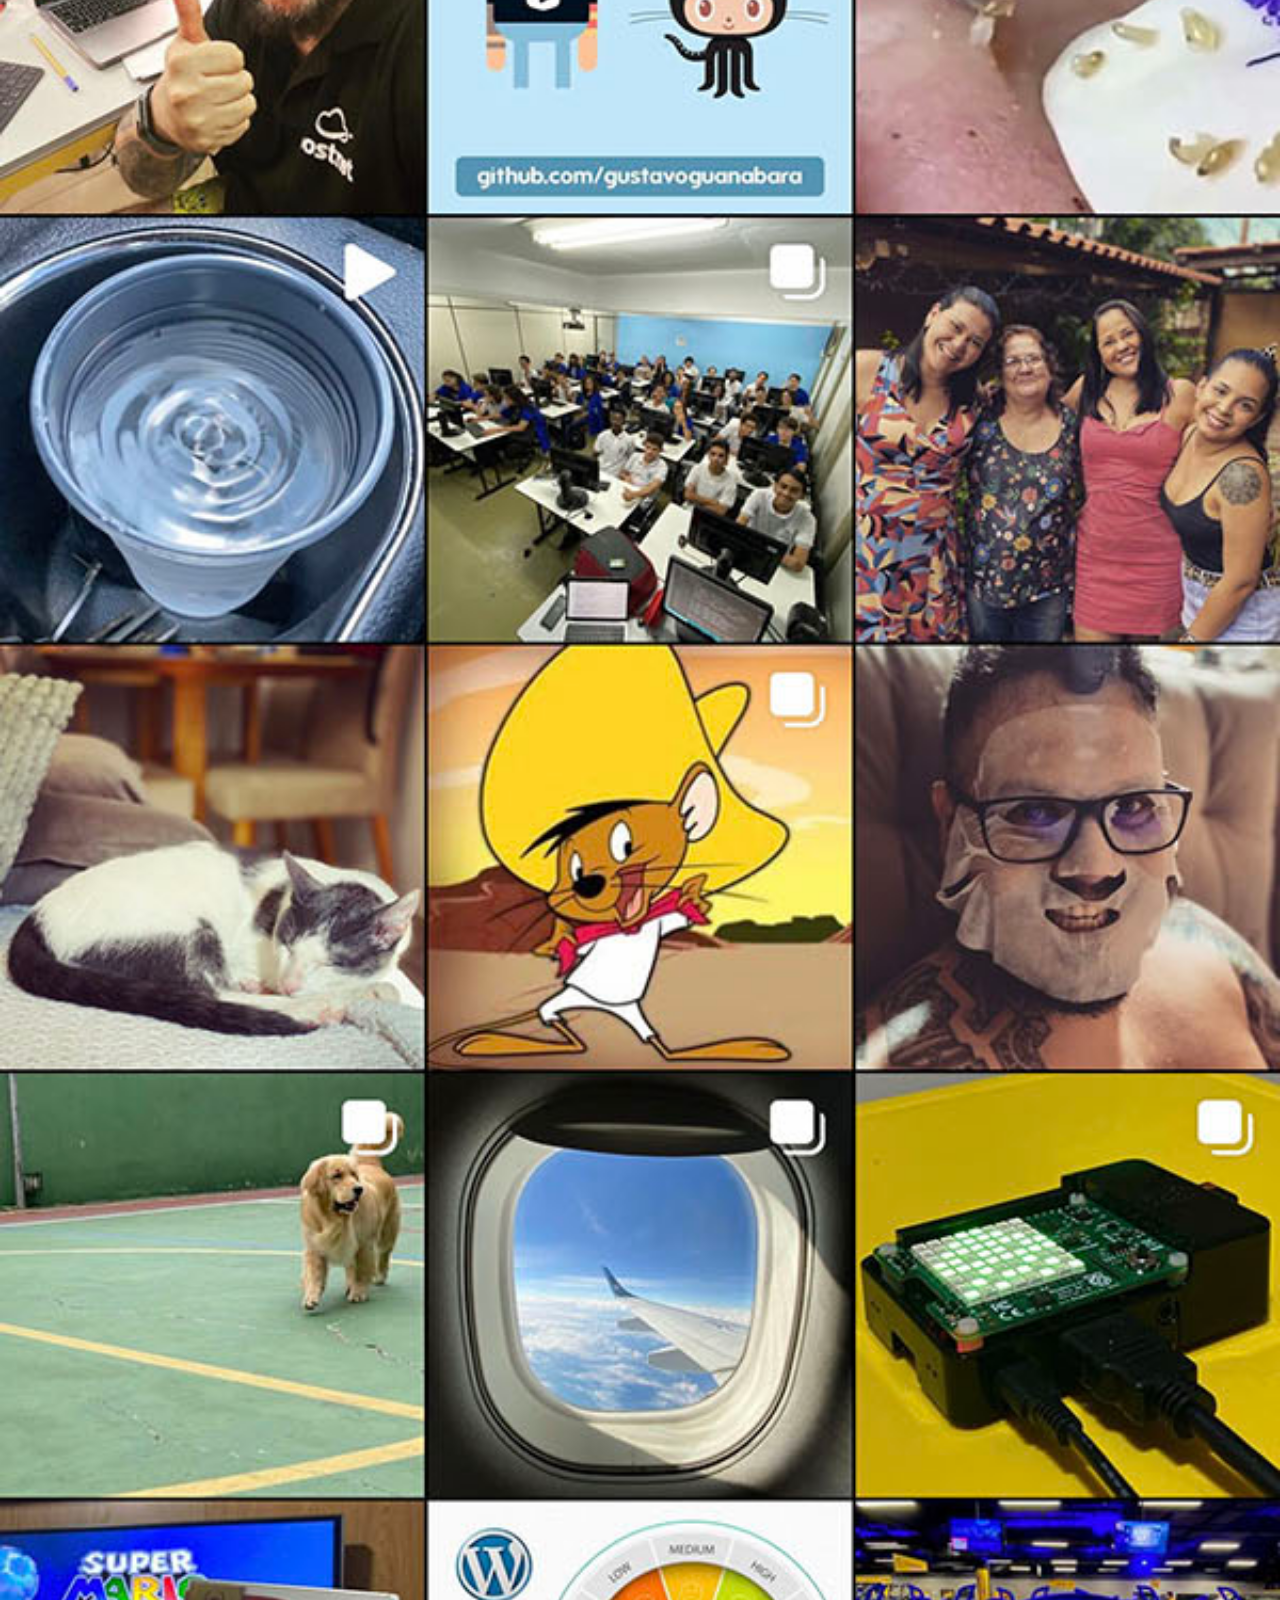
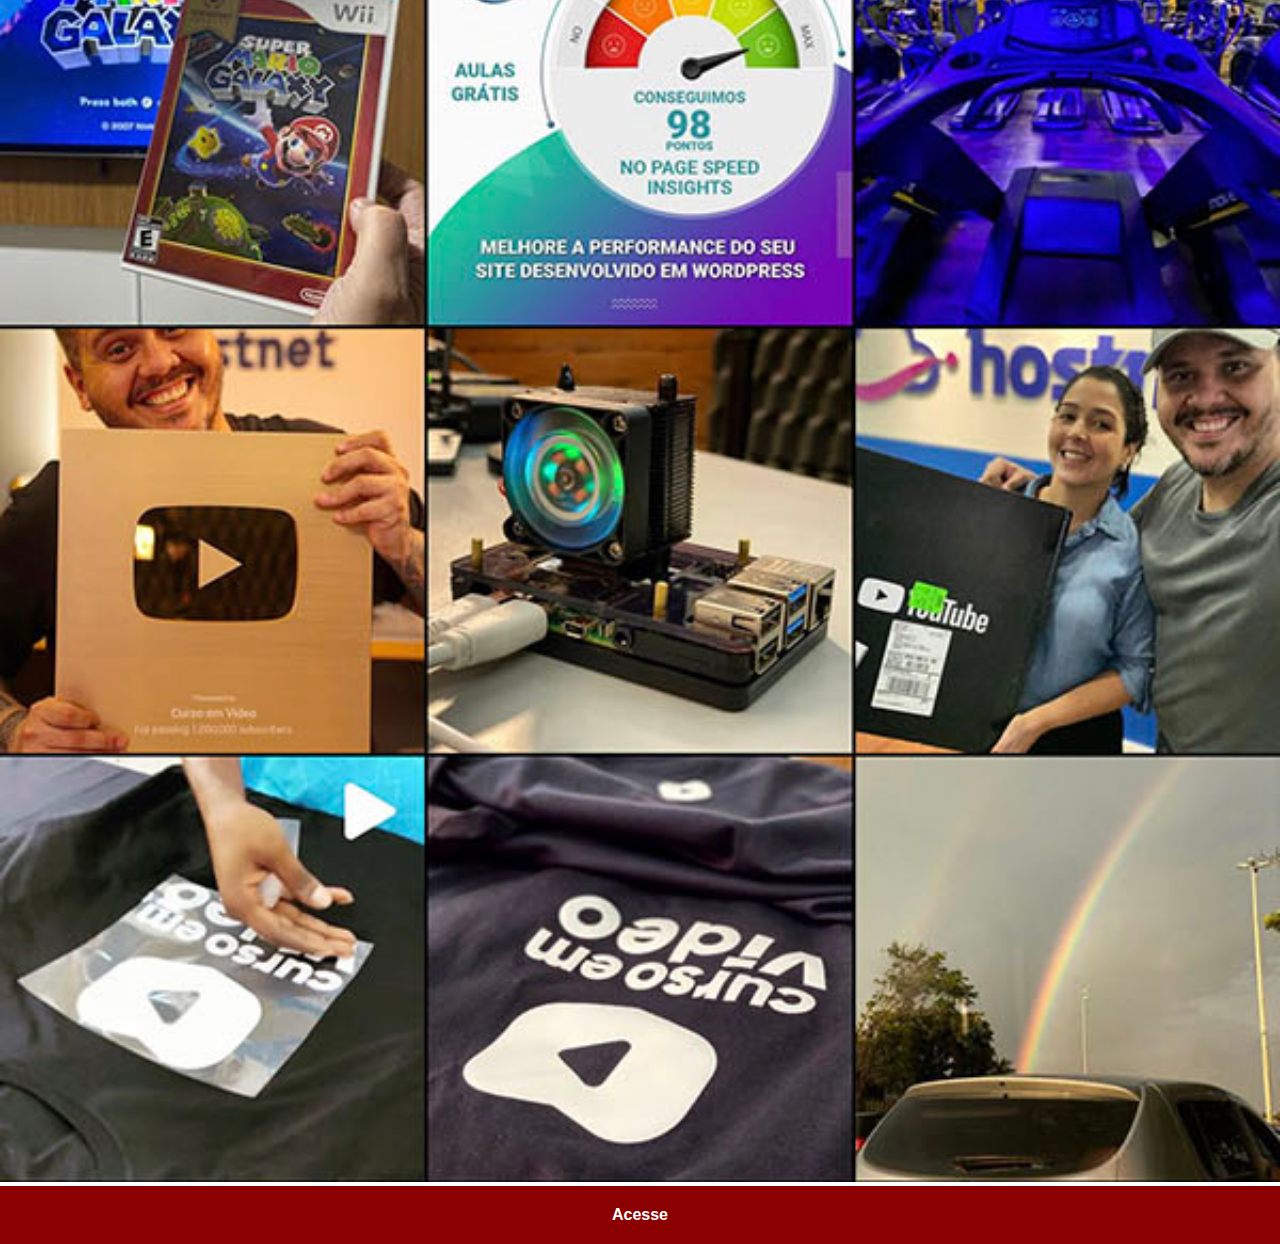
<file: instagram.html>
<!DOCTYPE html>
<html lang="pt-br">
<head>
    <meta charset="UTF-8">
    <meta http-equiv="X-UA-Compatible" content="IE=edge">
    <meta name="viewport" content="width=device-width, initial-scale=1.0">
    <title>Instagram</title>
    <link rel="shortcut icon" href="imagens/favicon.ico" type="image/x-icon">
    <link rel="stylesheet" href="estilos/social.css">
</head>
<body>
    <img src="imagens/imagens/tela-instagram.jpg" alt="Instagram">
    <a href="https://www.instagram.com/gustavoguanabara/" target="_blank">Acesse</a>
    
</body>
</html>
</file>
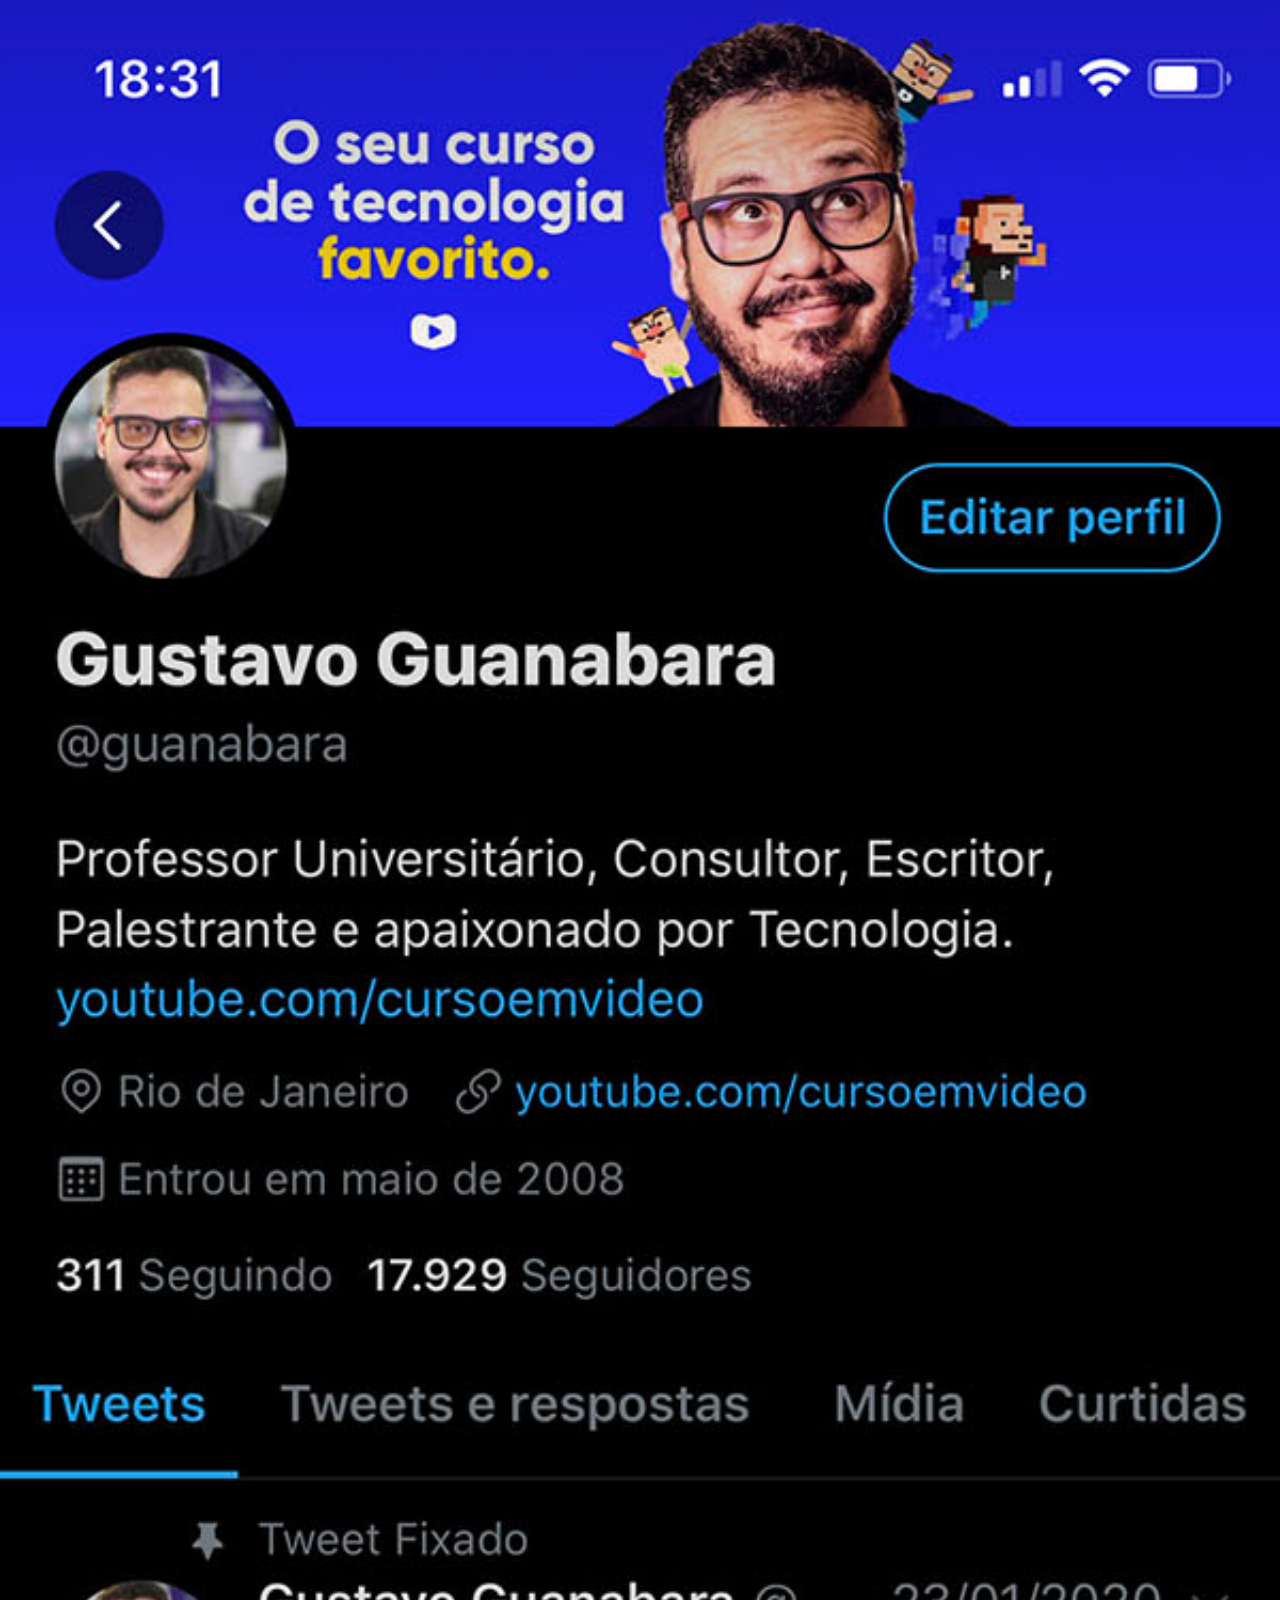
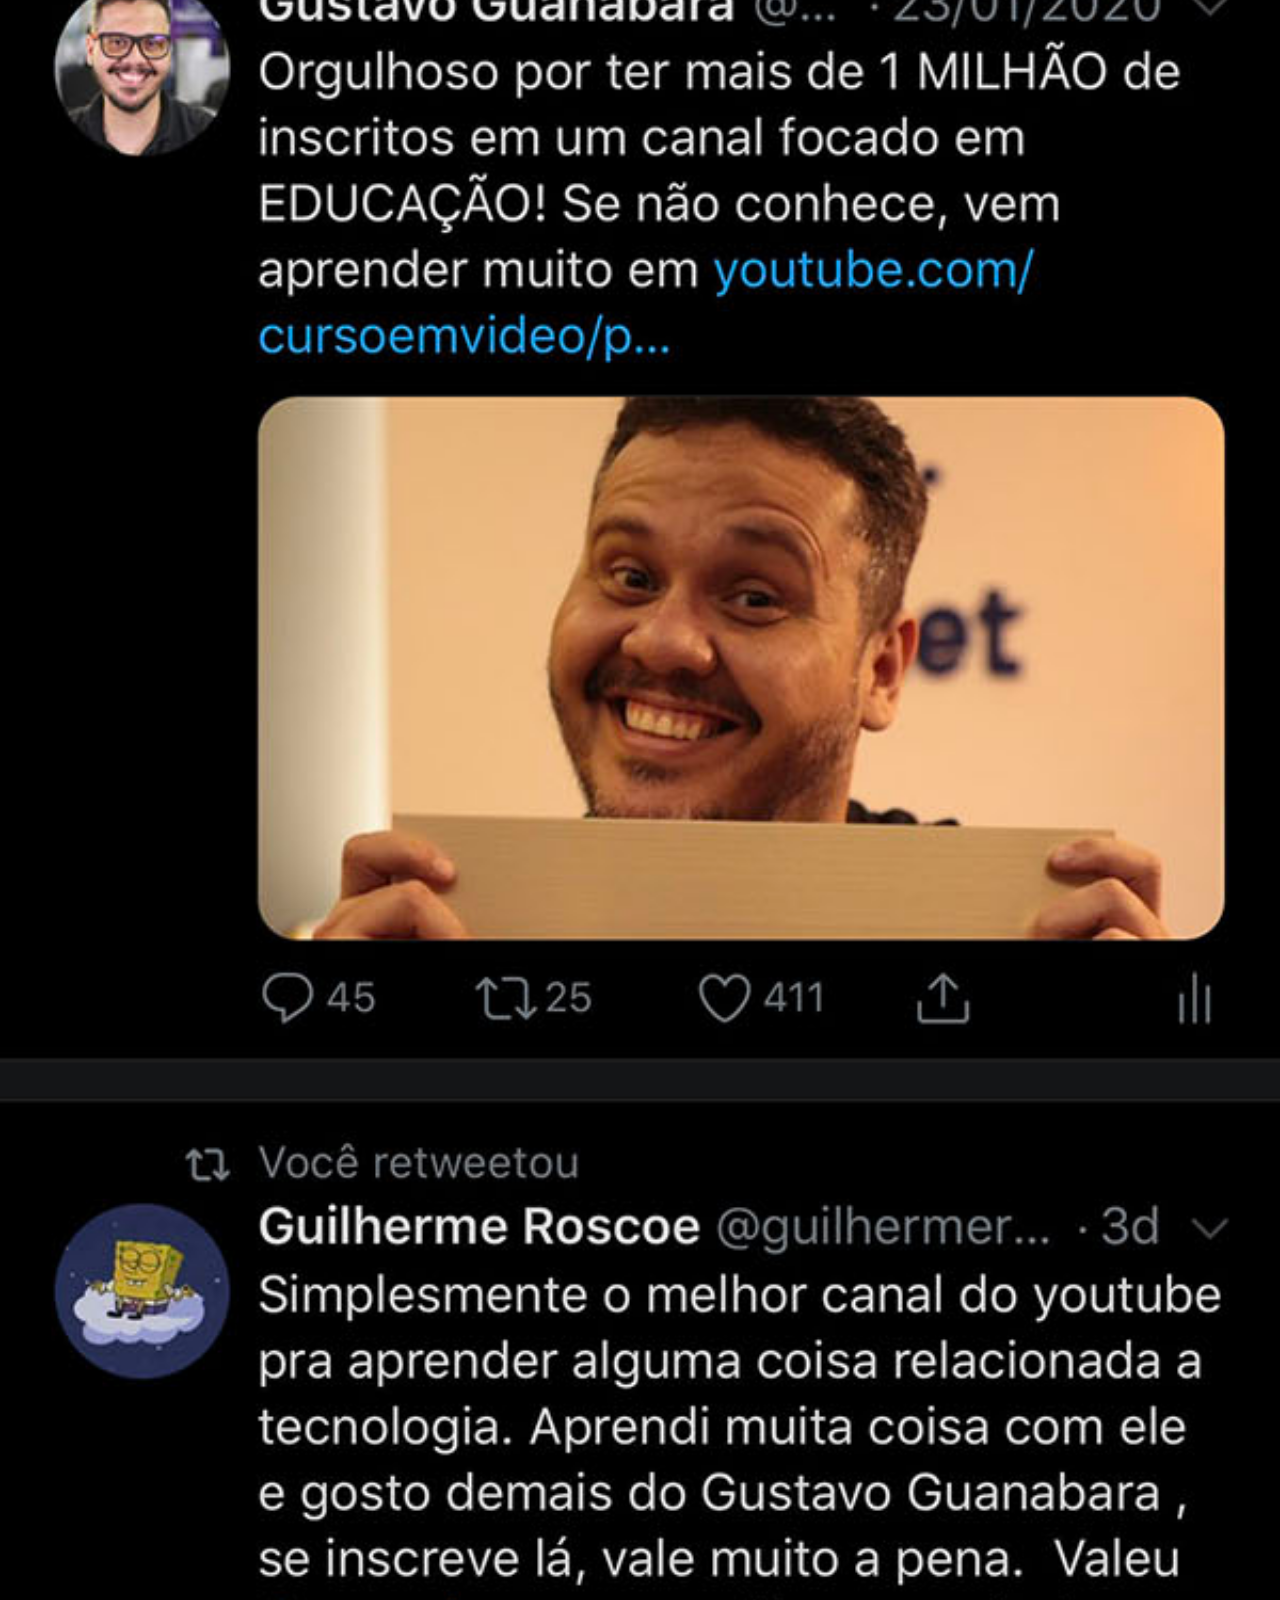
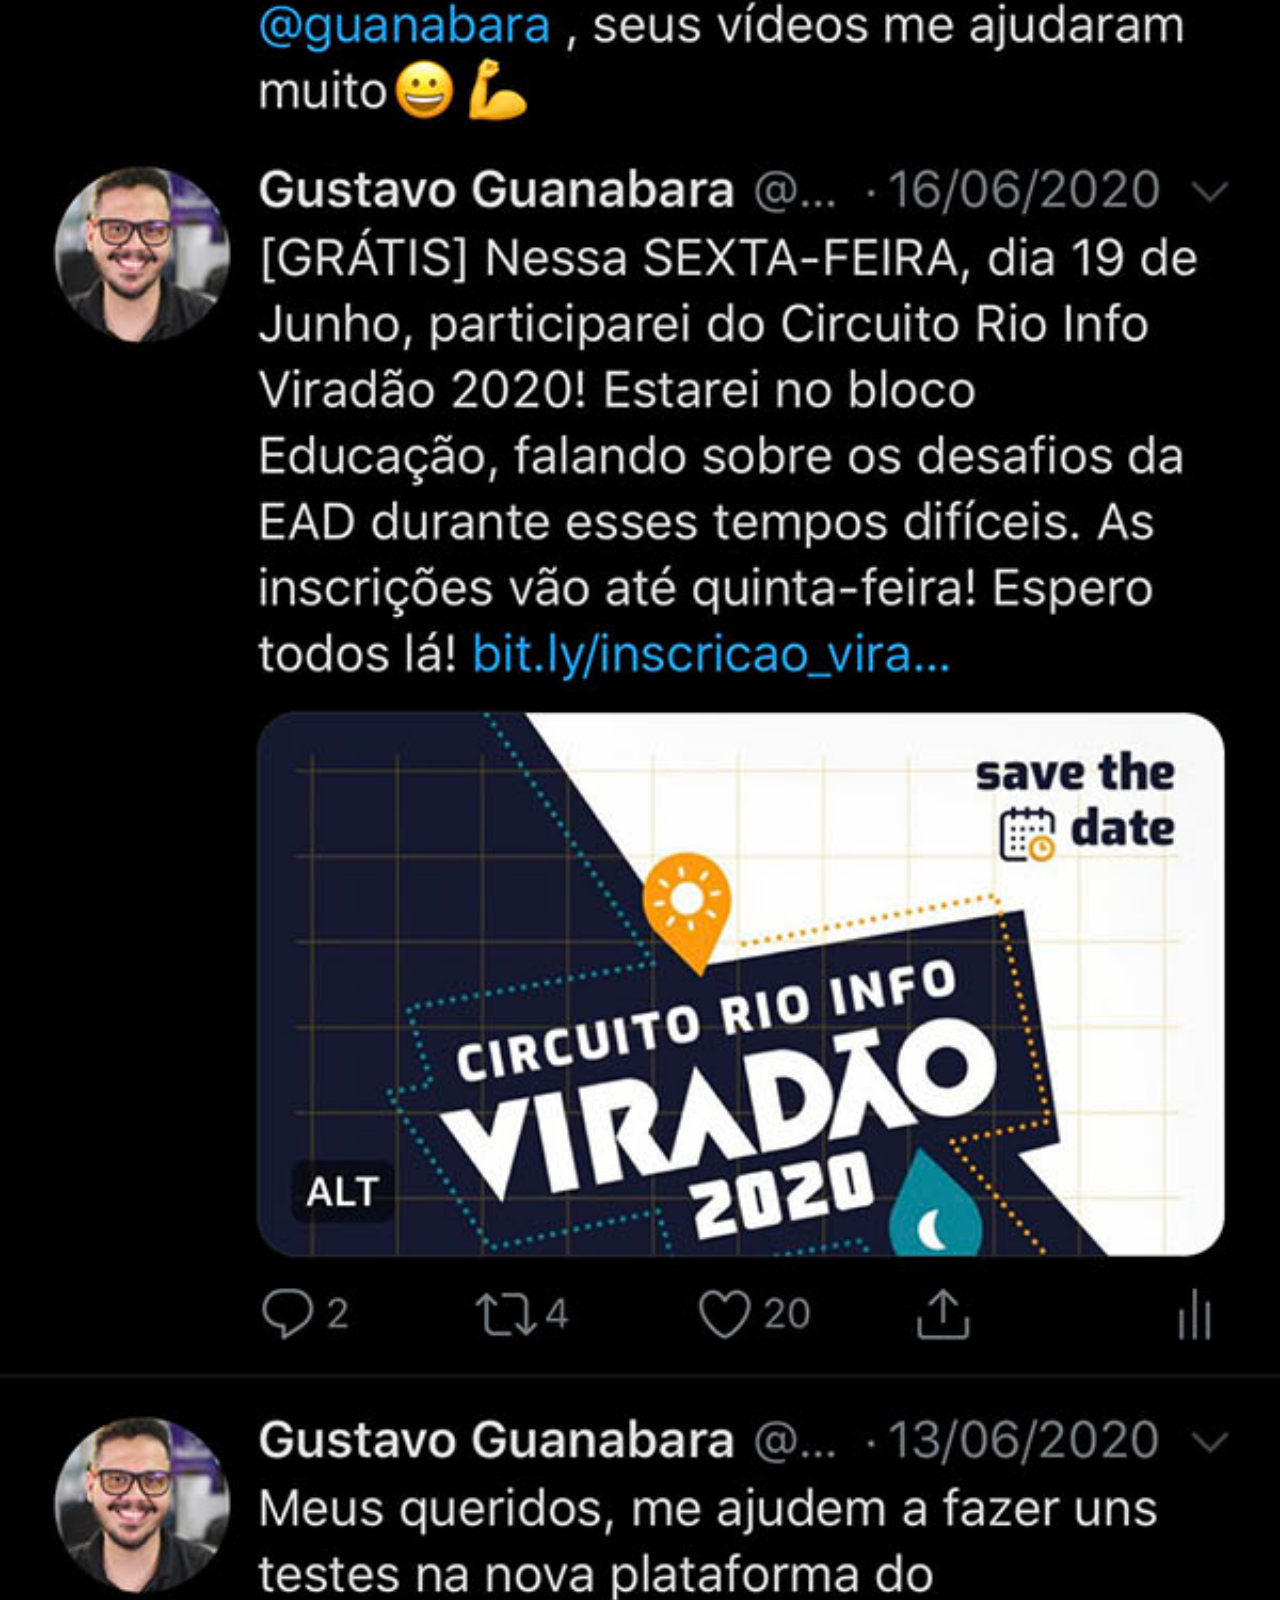
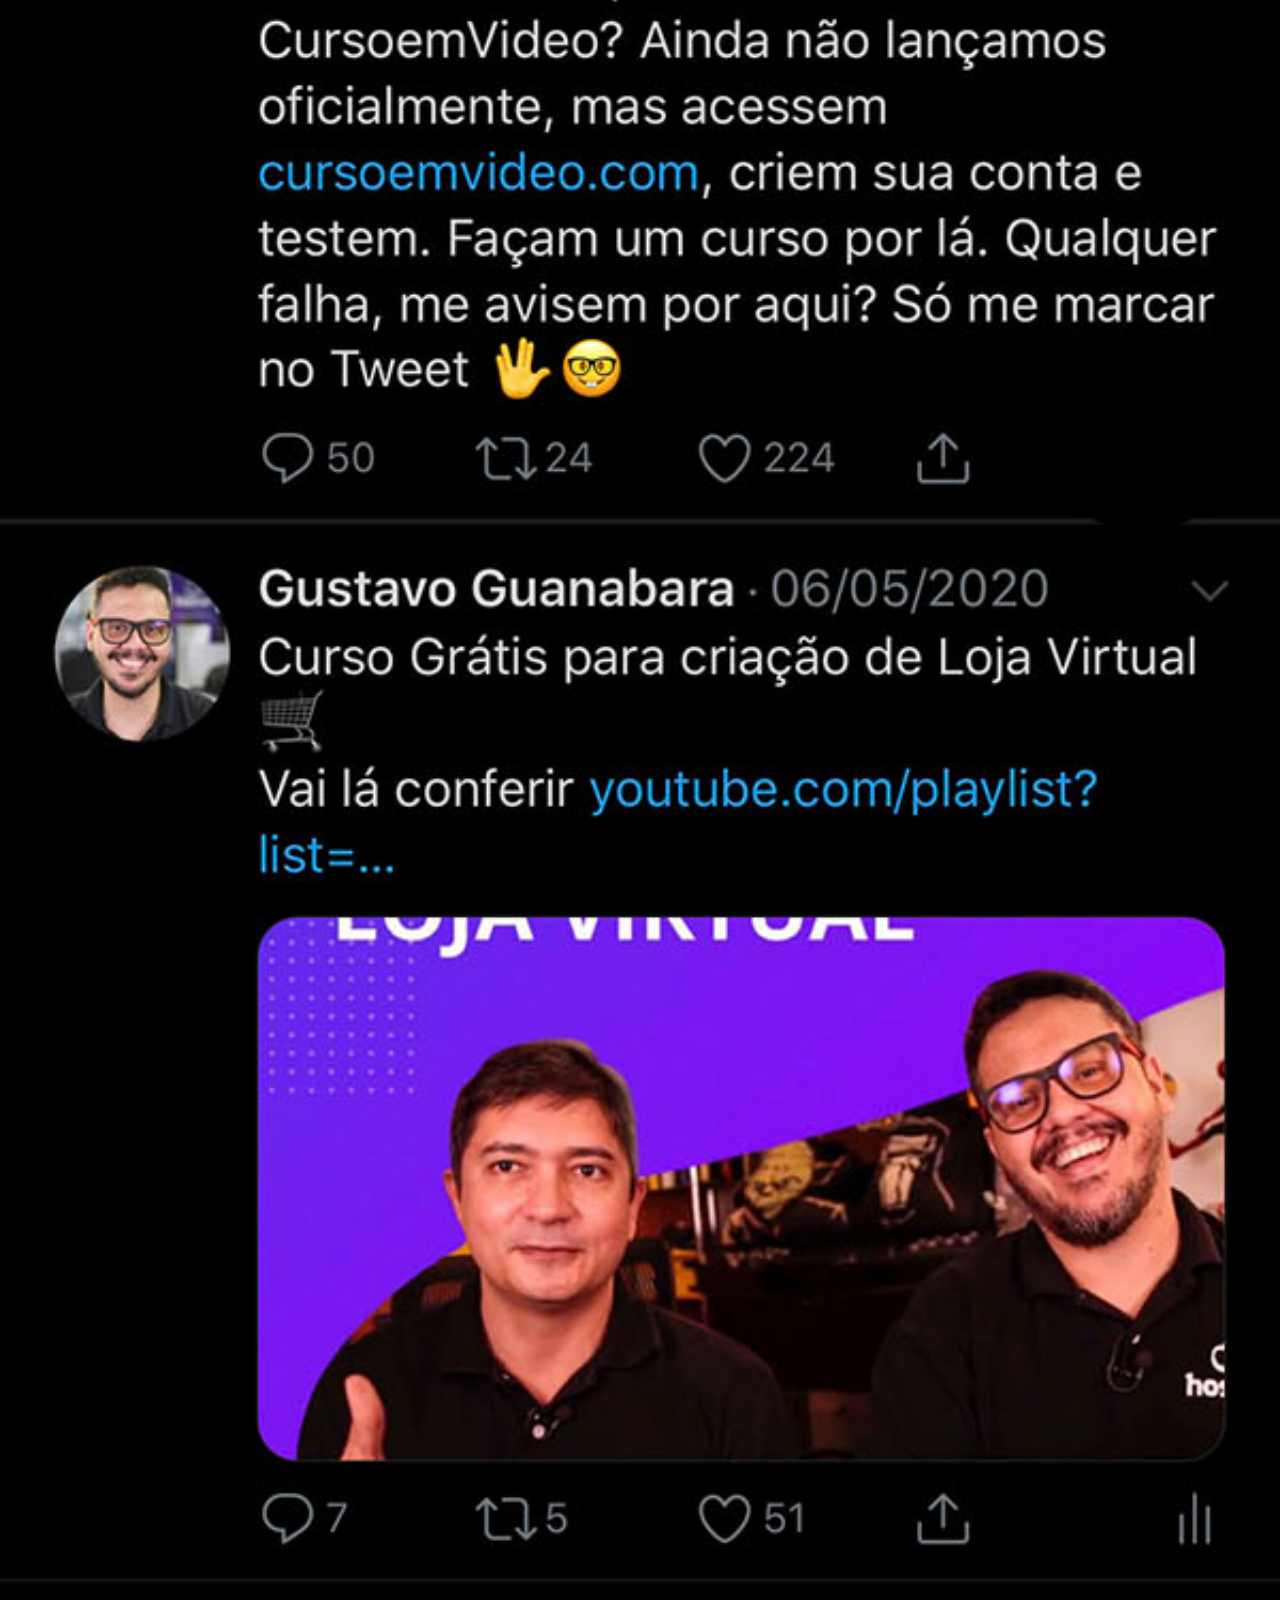
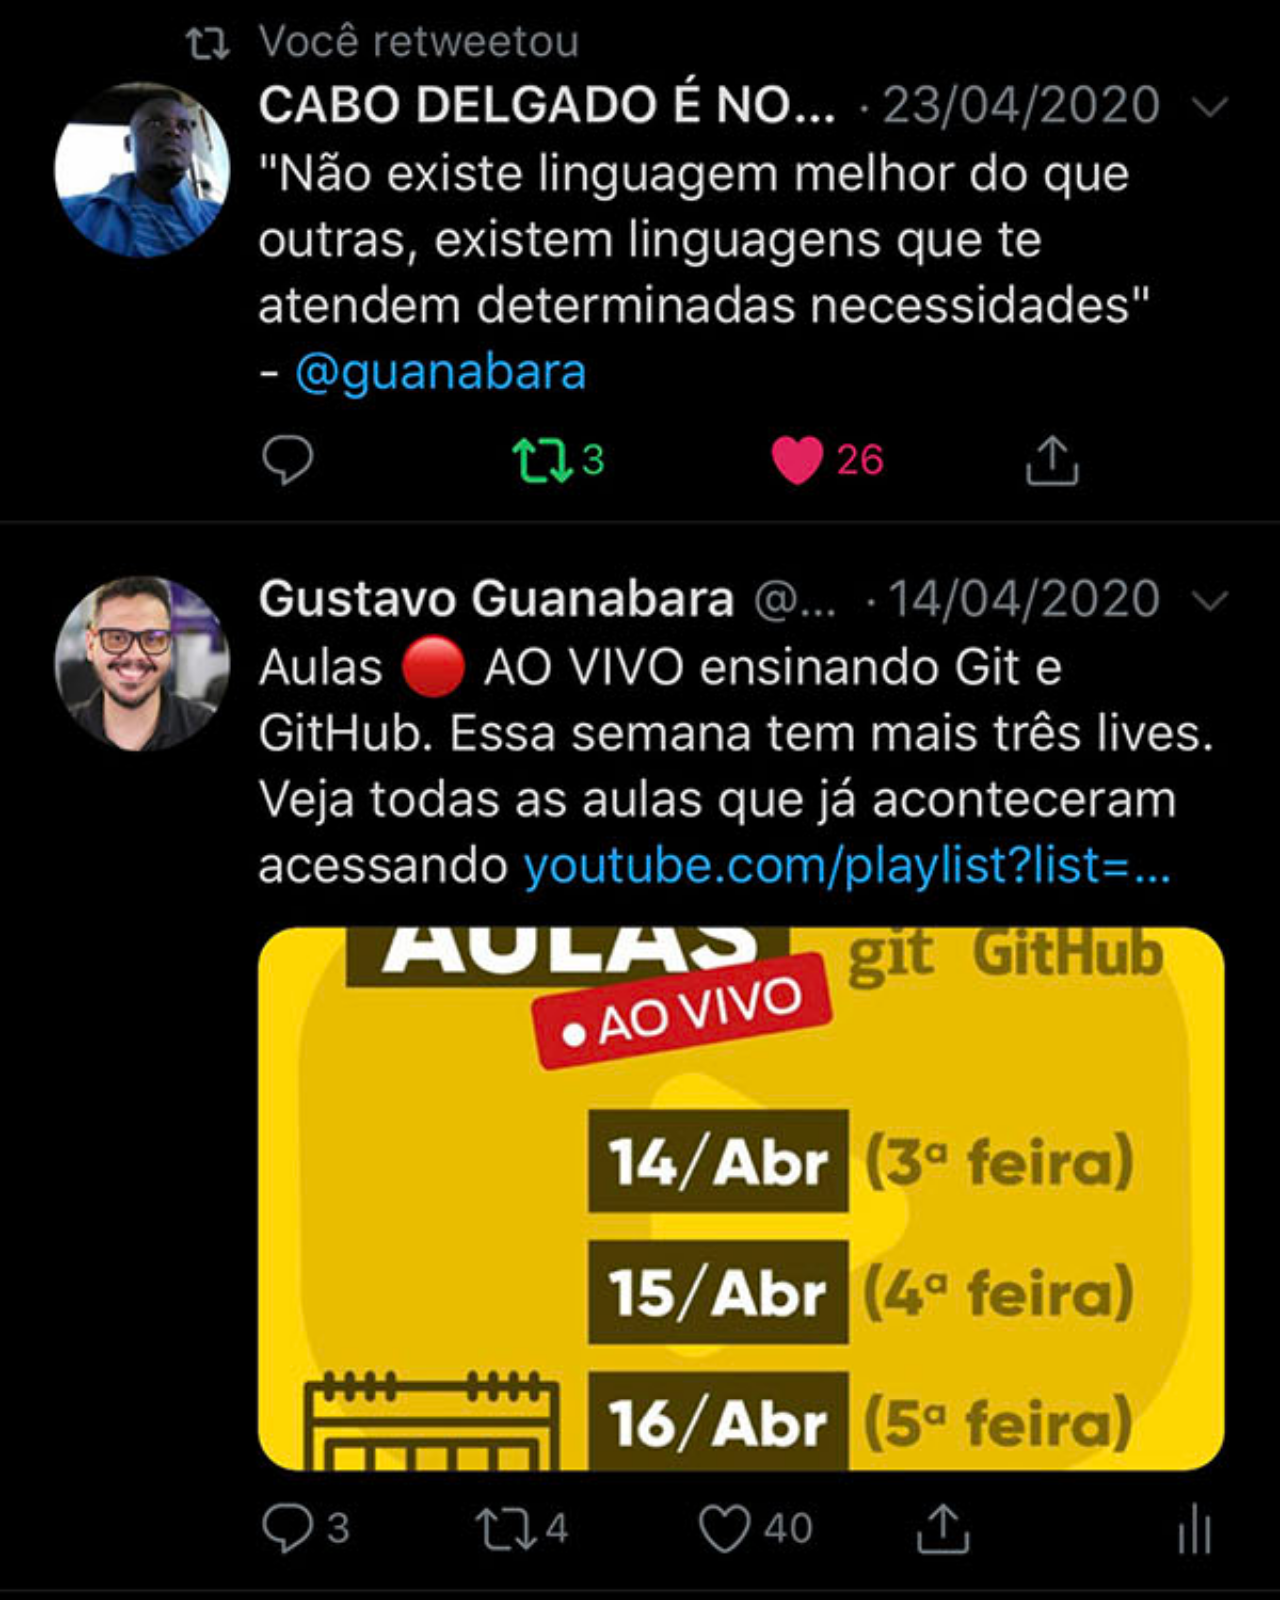
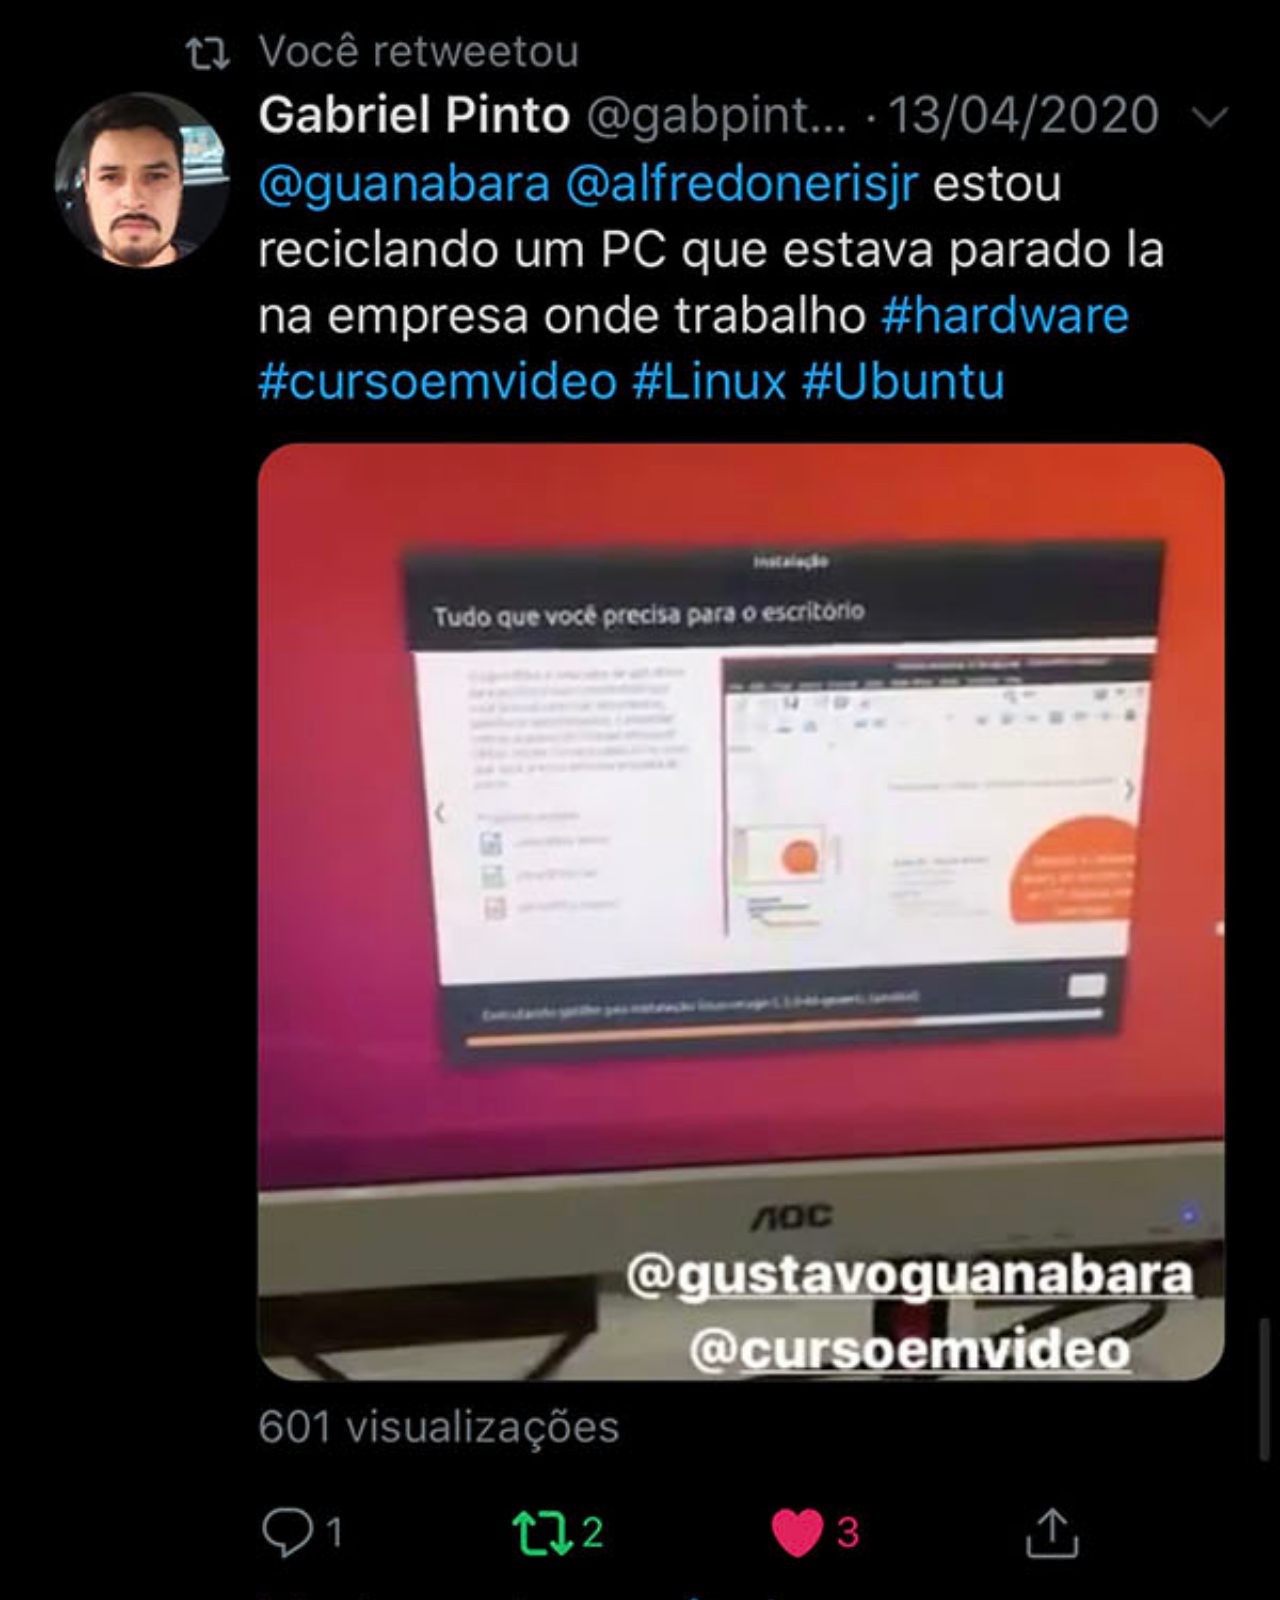
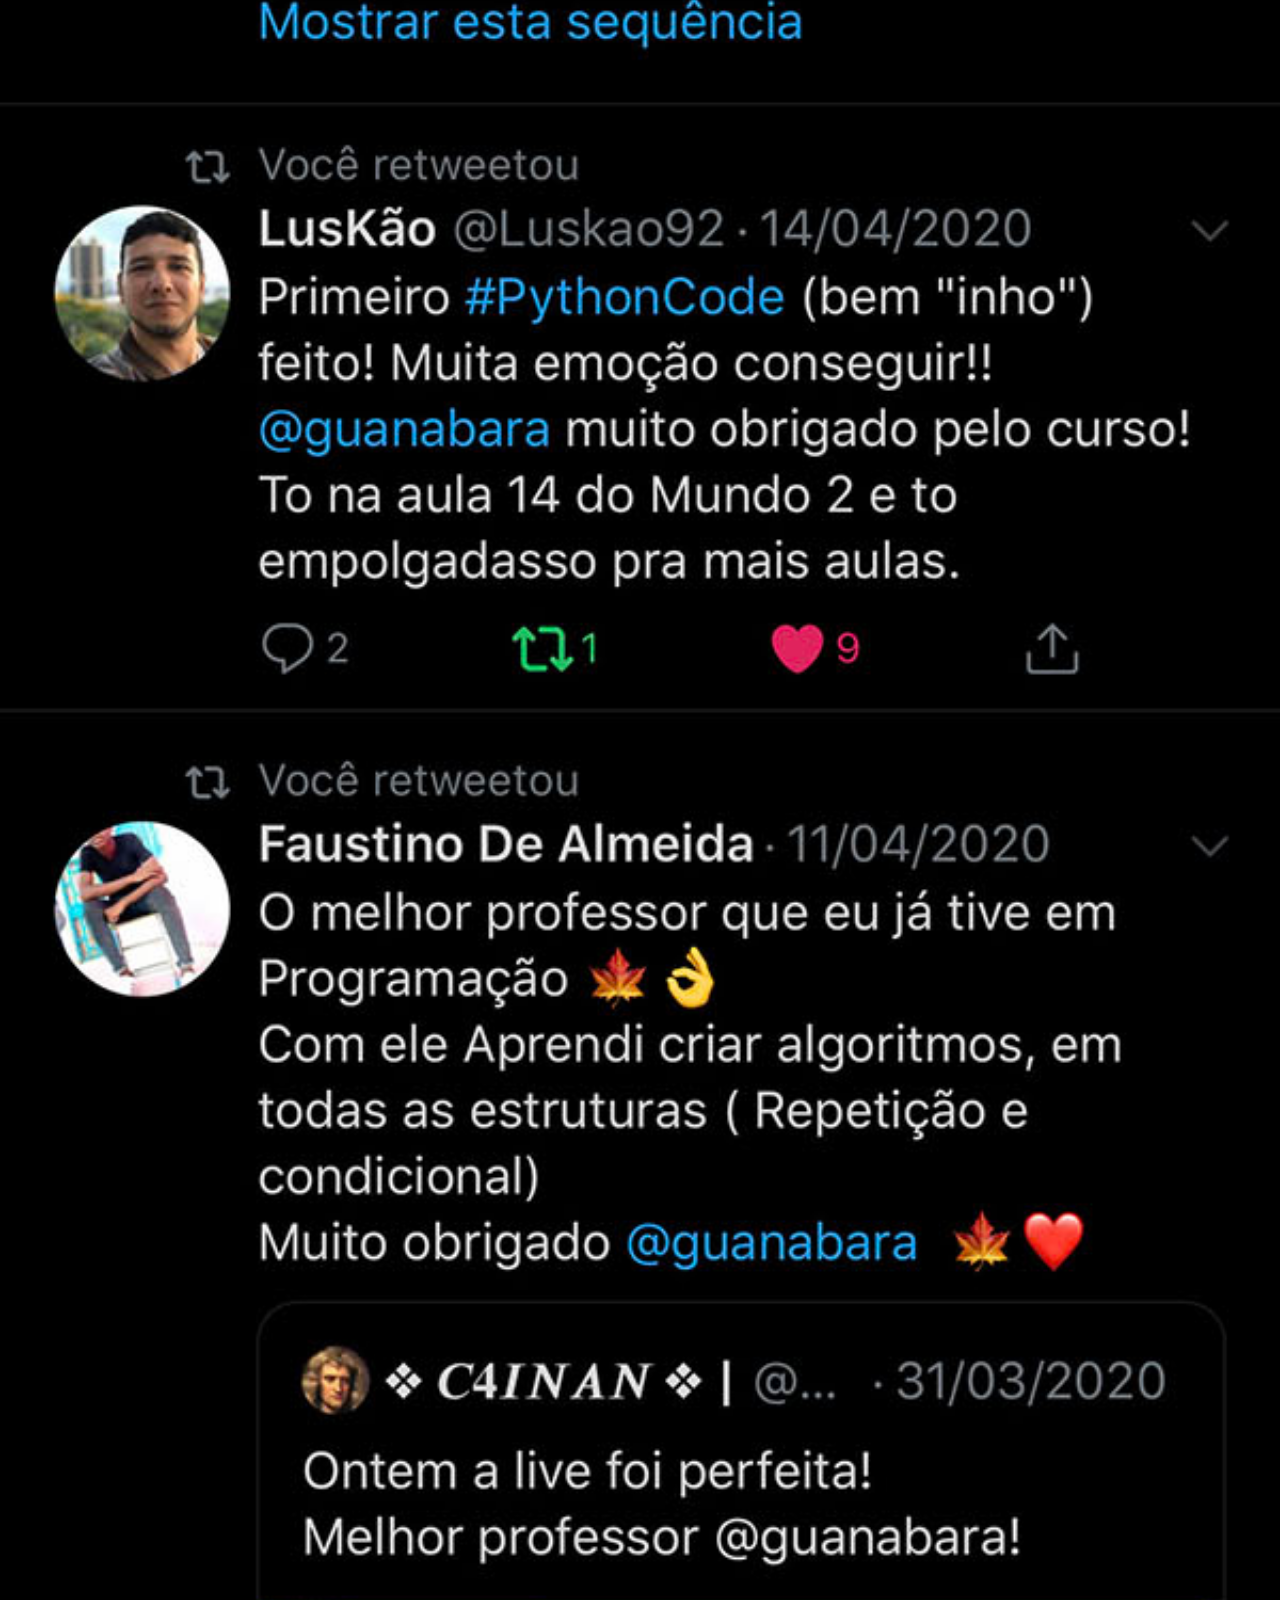
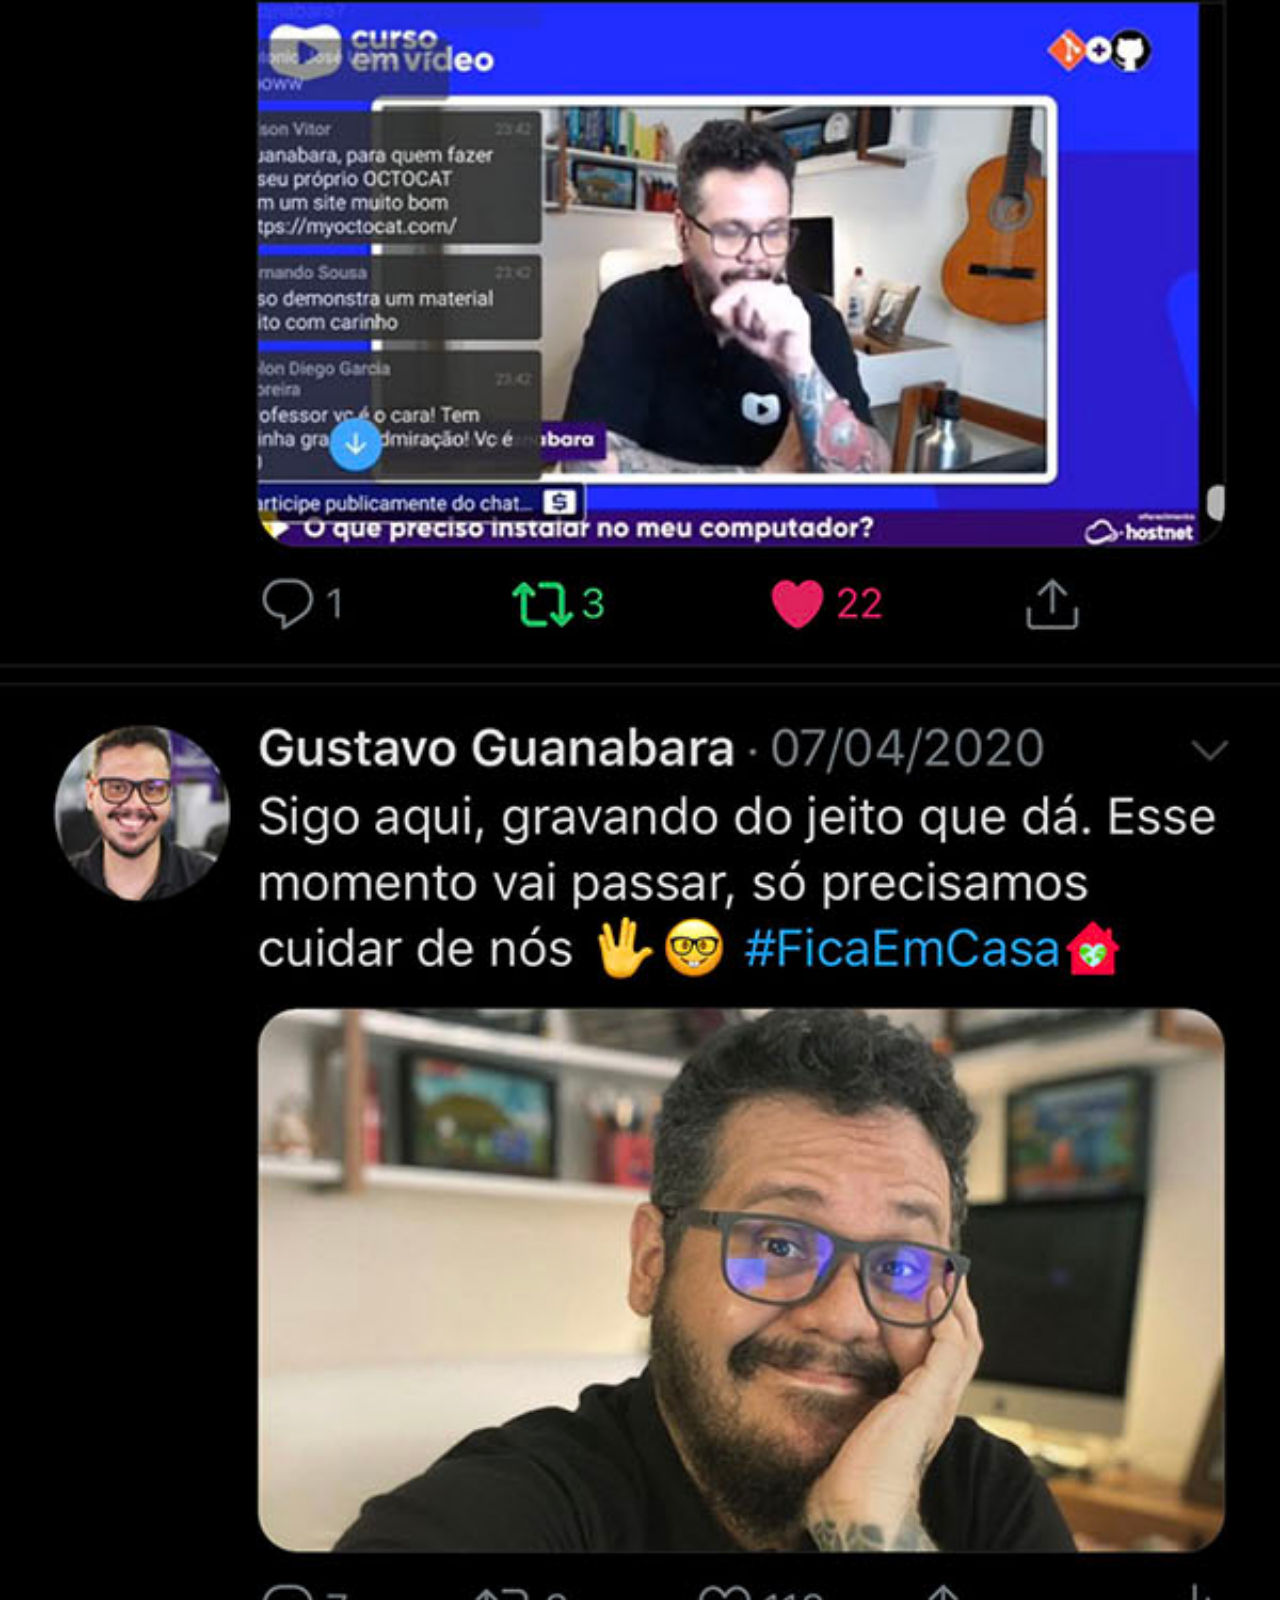
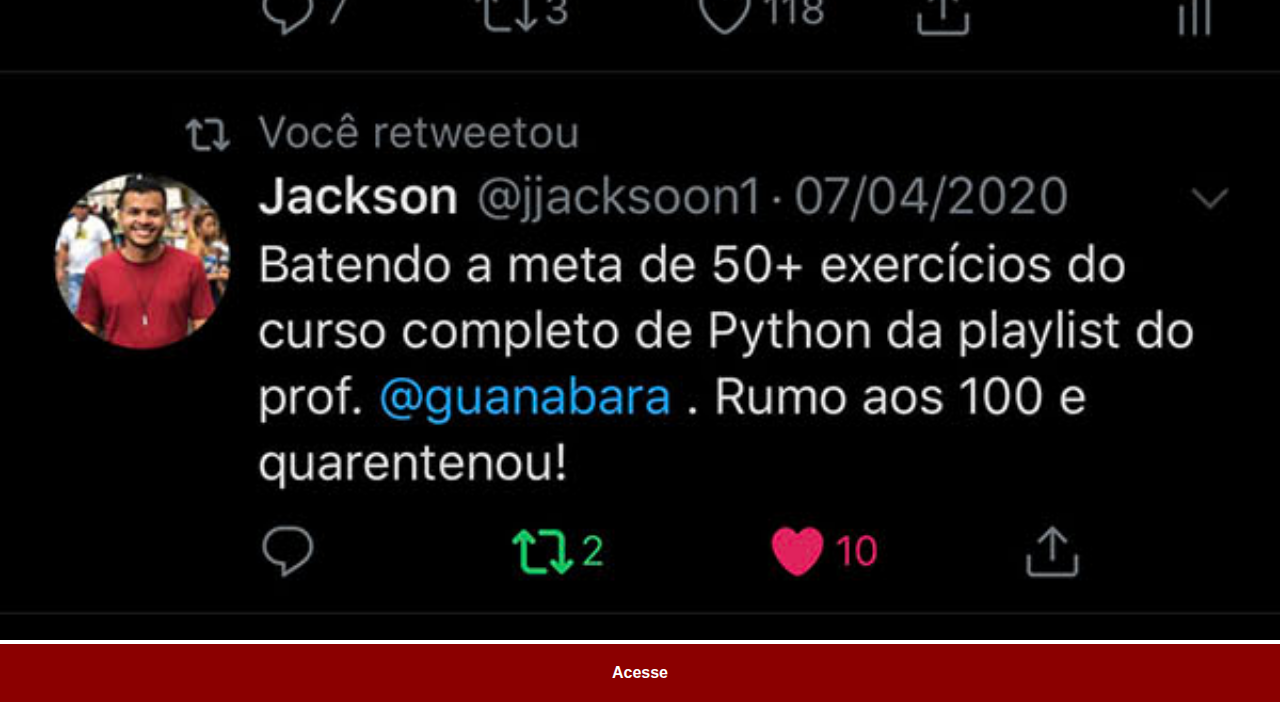
<file: twitter.html>
<!DOCTYPE html>
<html lang="pt-br">
<head>
    <meta charset="UTF-8">
    <meta http-equiv="X-UA-Compatible" content="IE=edge">
    <meta name="viewport" content="width=device-width, initial-scale=1.0">
    <title>Twitter</title>
    <link rel="shortcut icon" href="imagens/favicon.ico" type="image/x-icon">
    <link rel="stylesheet" href="estilos/social.css">
</head>
<body>
    <img src="imagens/imagens/tela-twitter.jpg" alt="Twitter">
    <a href="https://twitter.com/guanabara" target="_blank">Acesse</a>
    
</body>
</html>
</file>
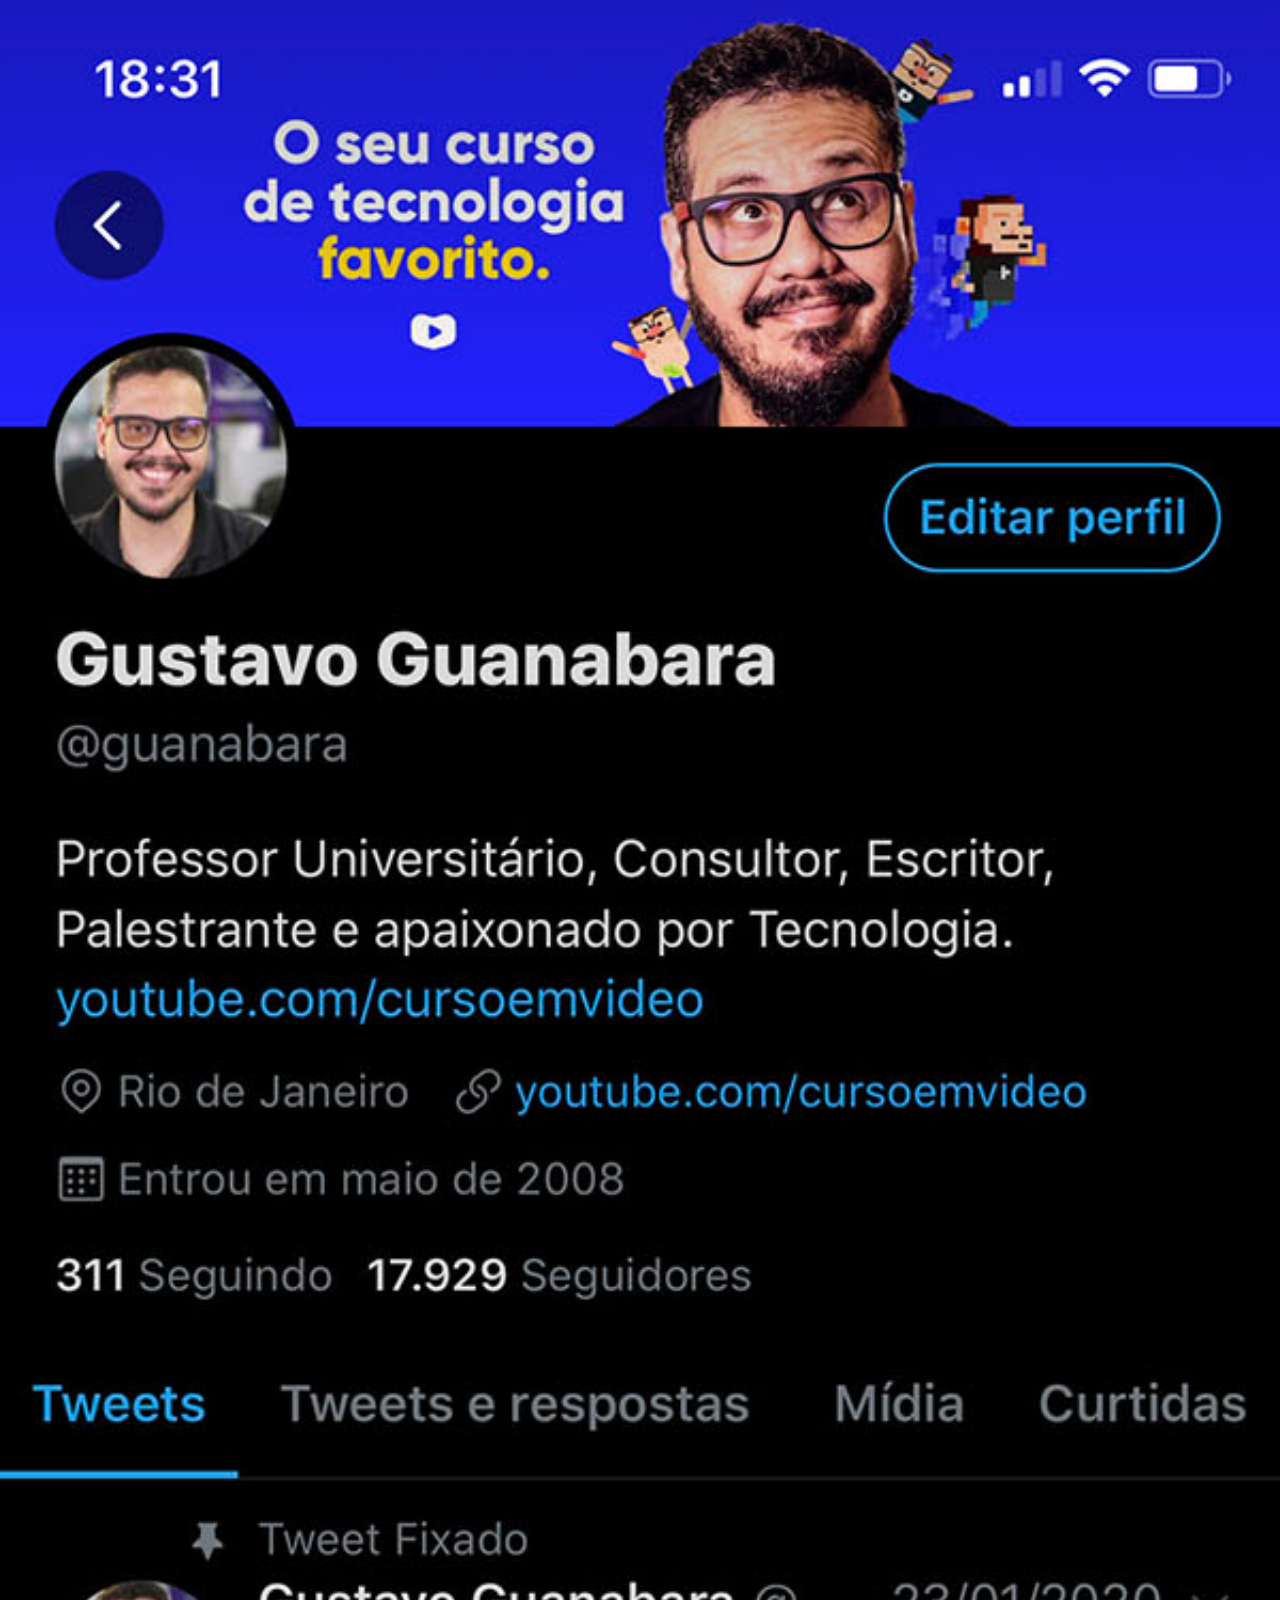
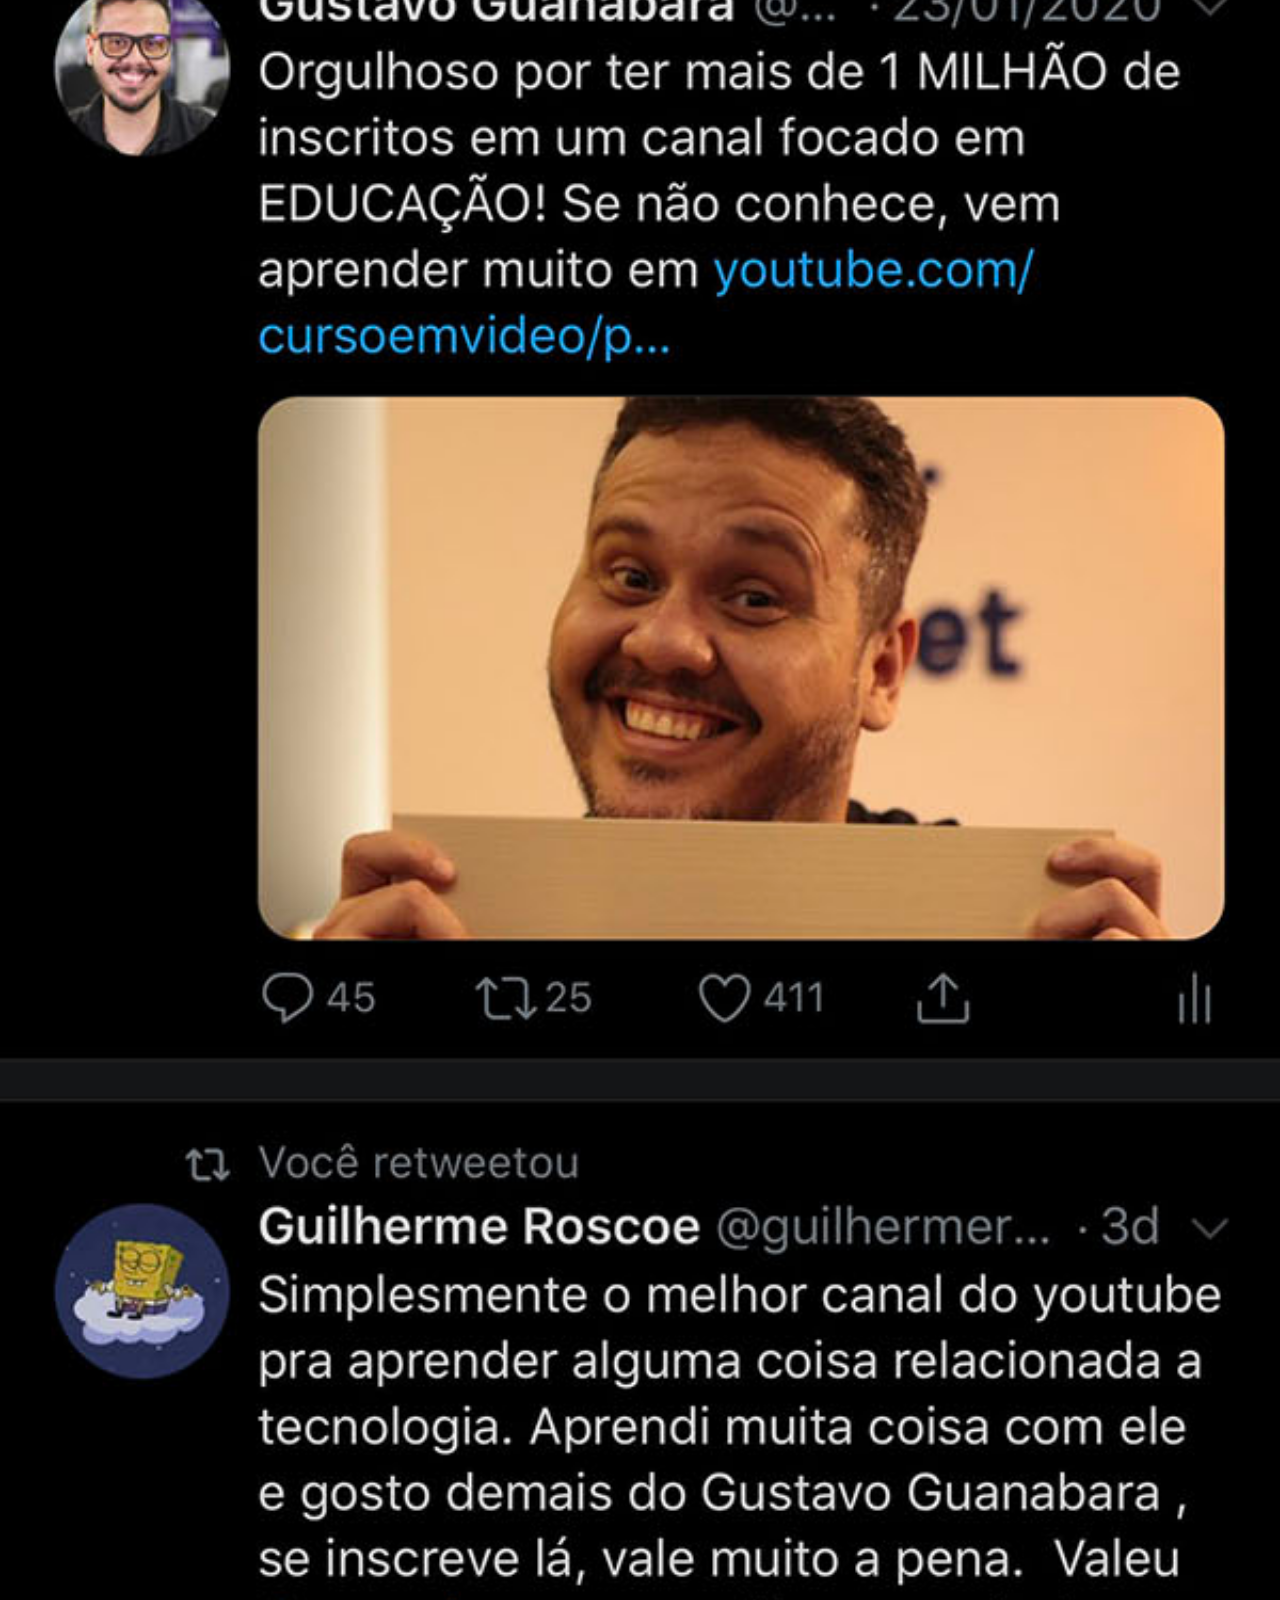
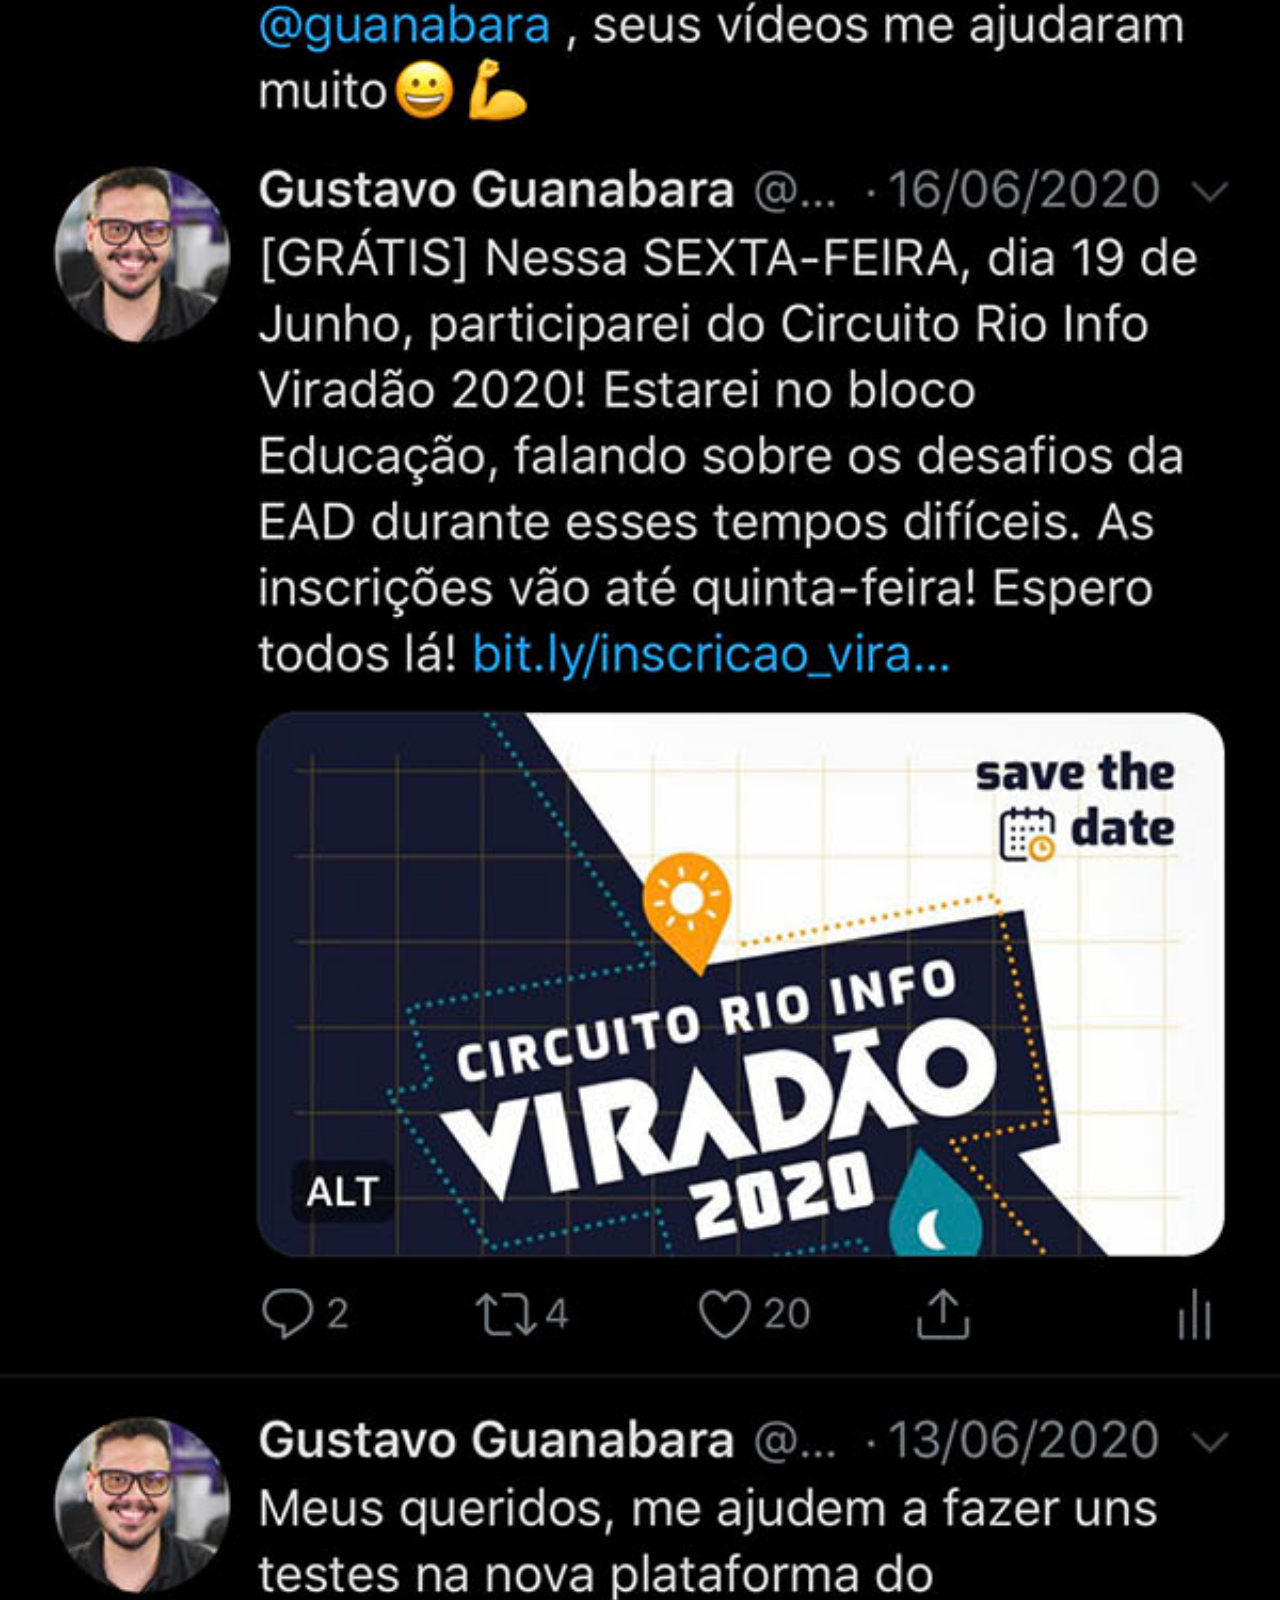
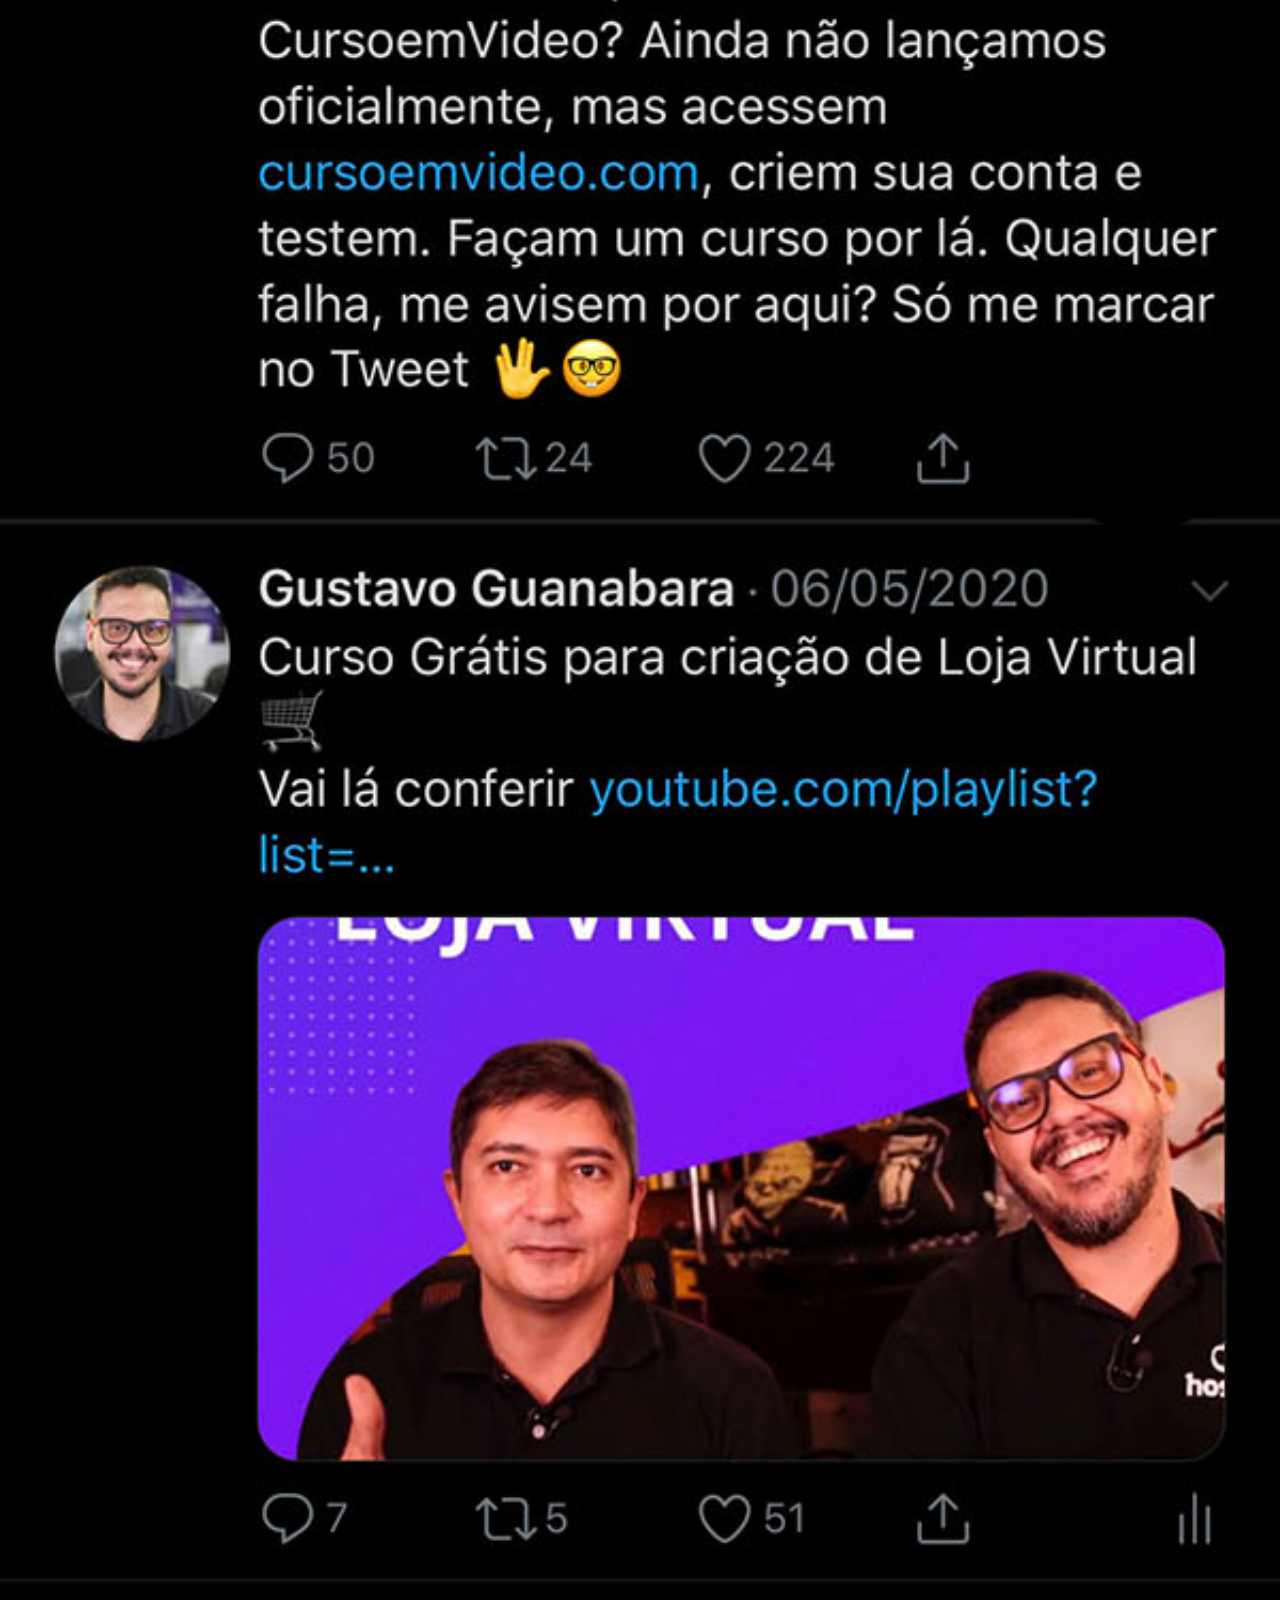
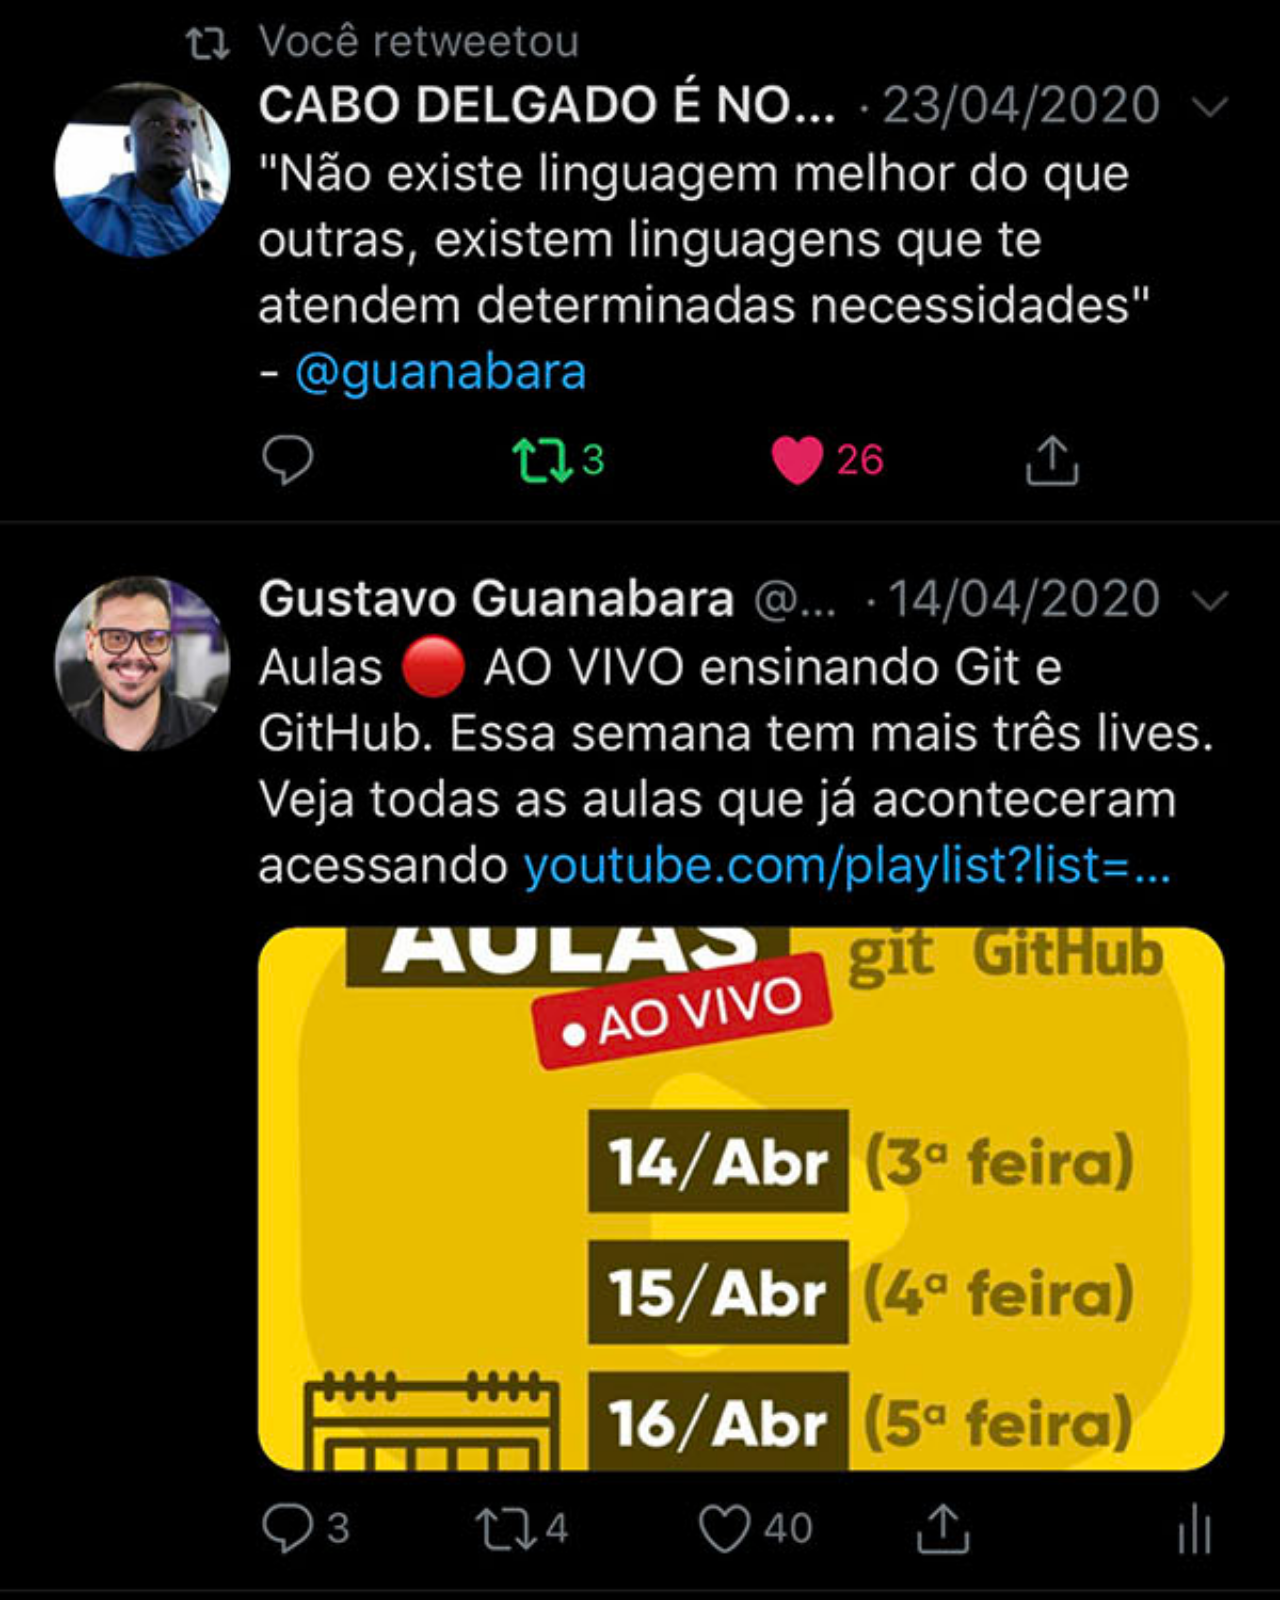
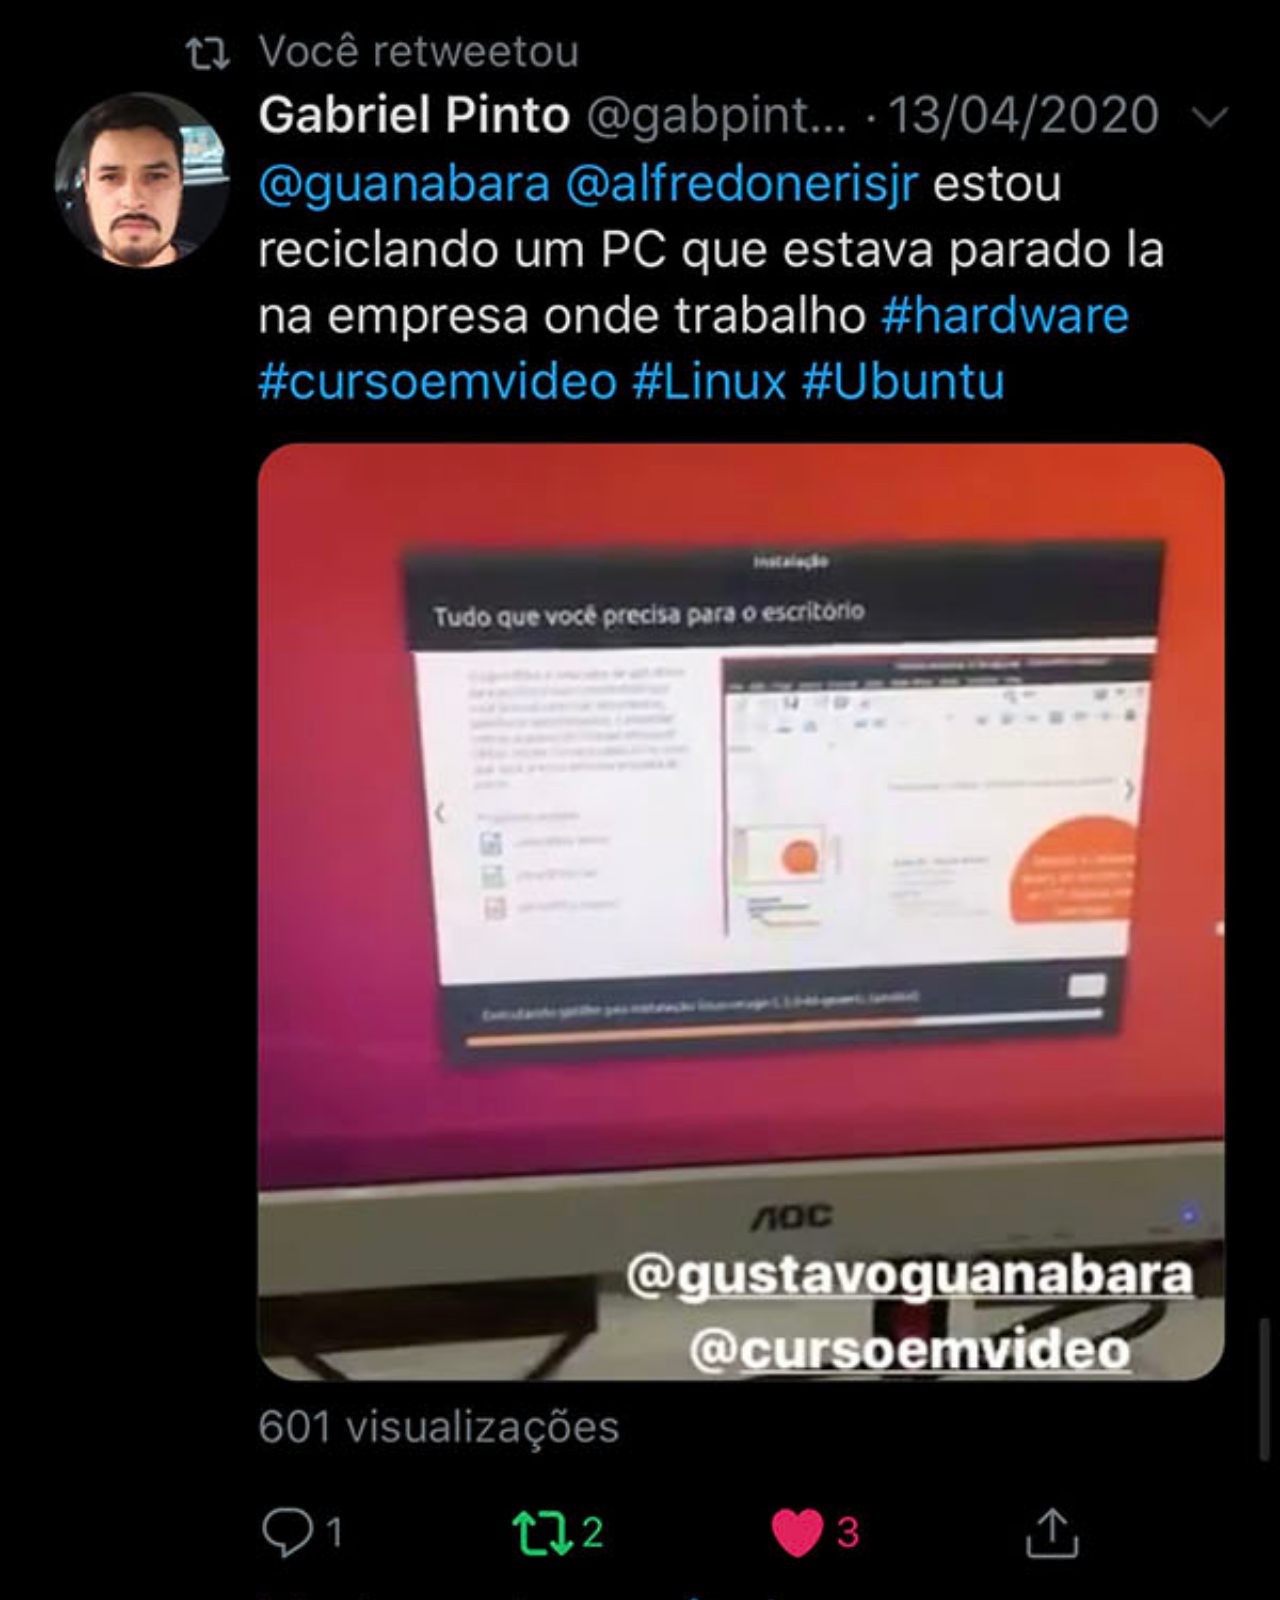
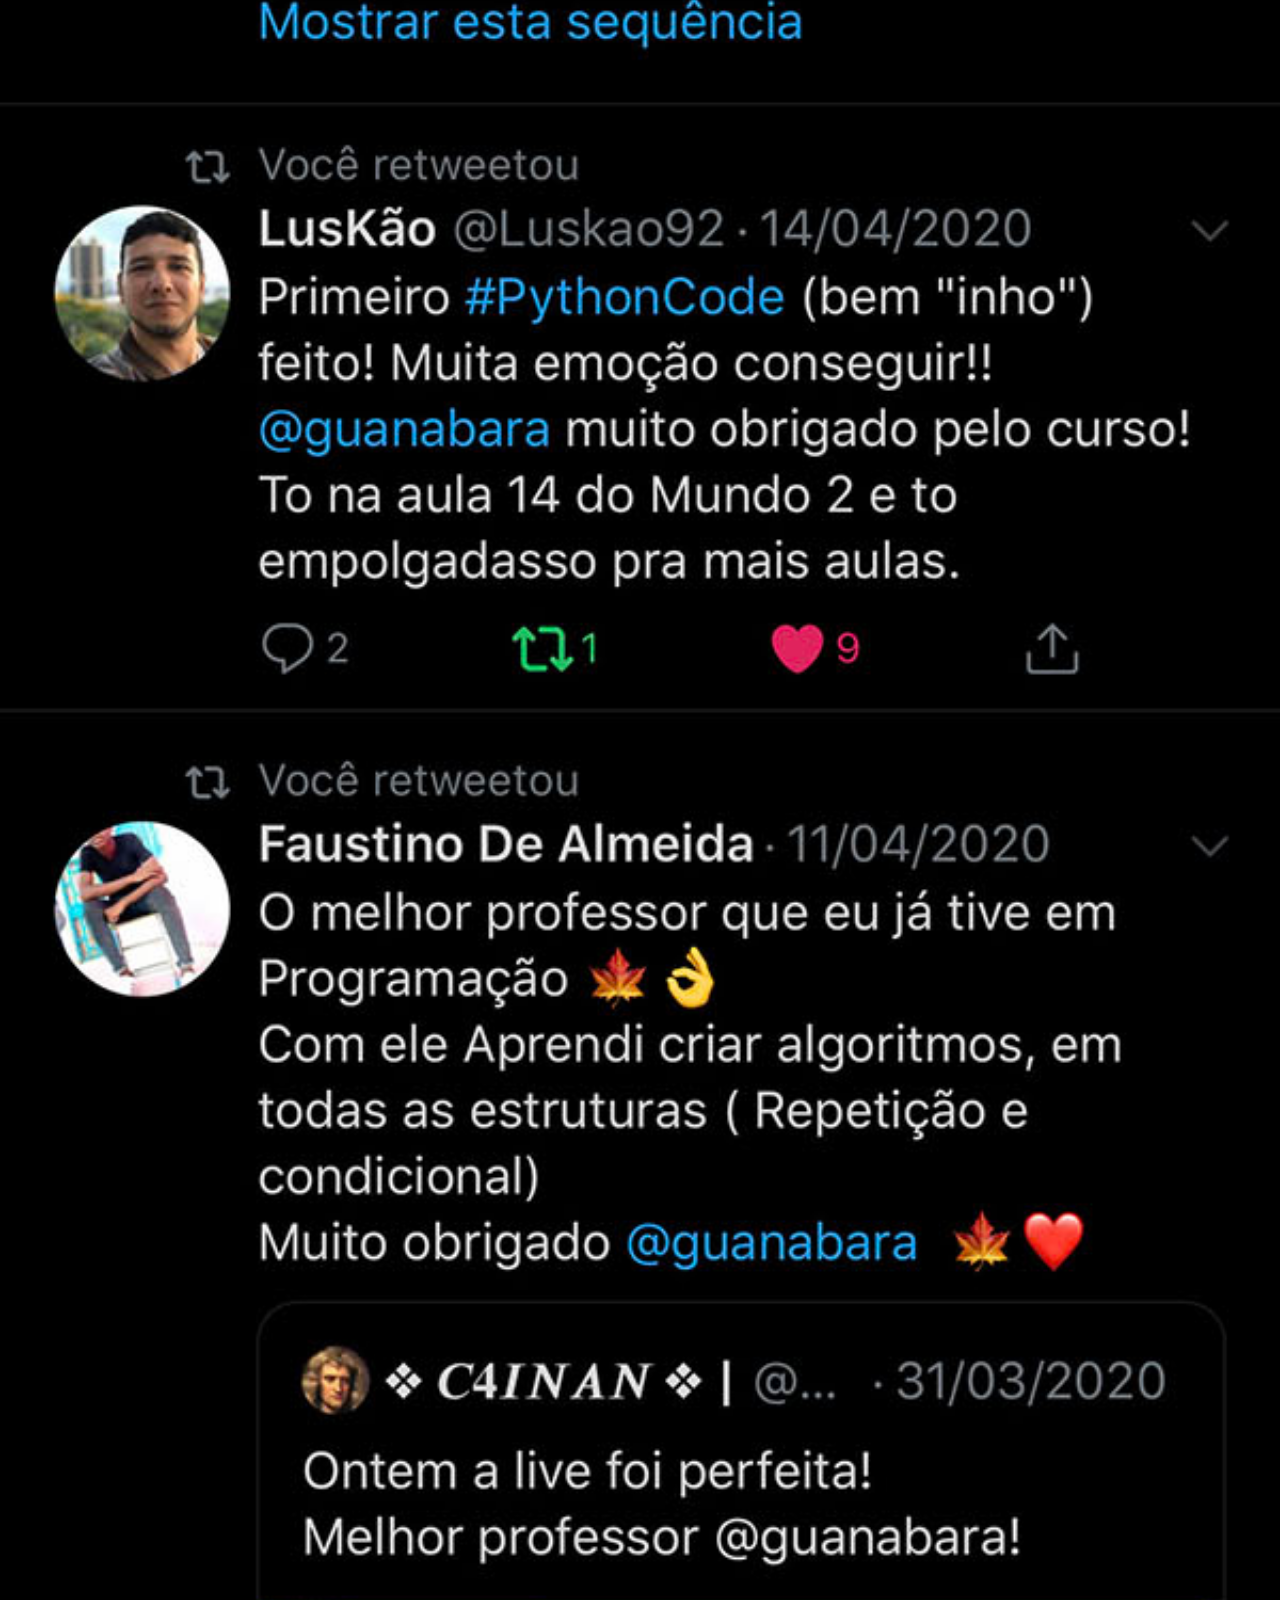
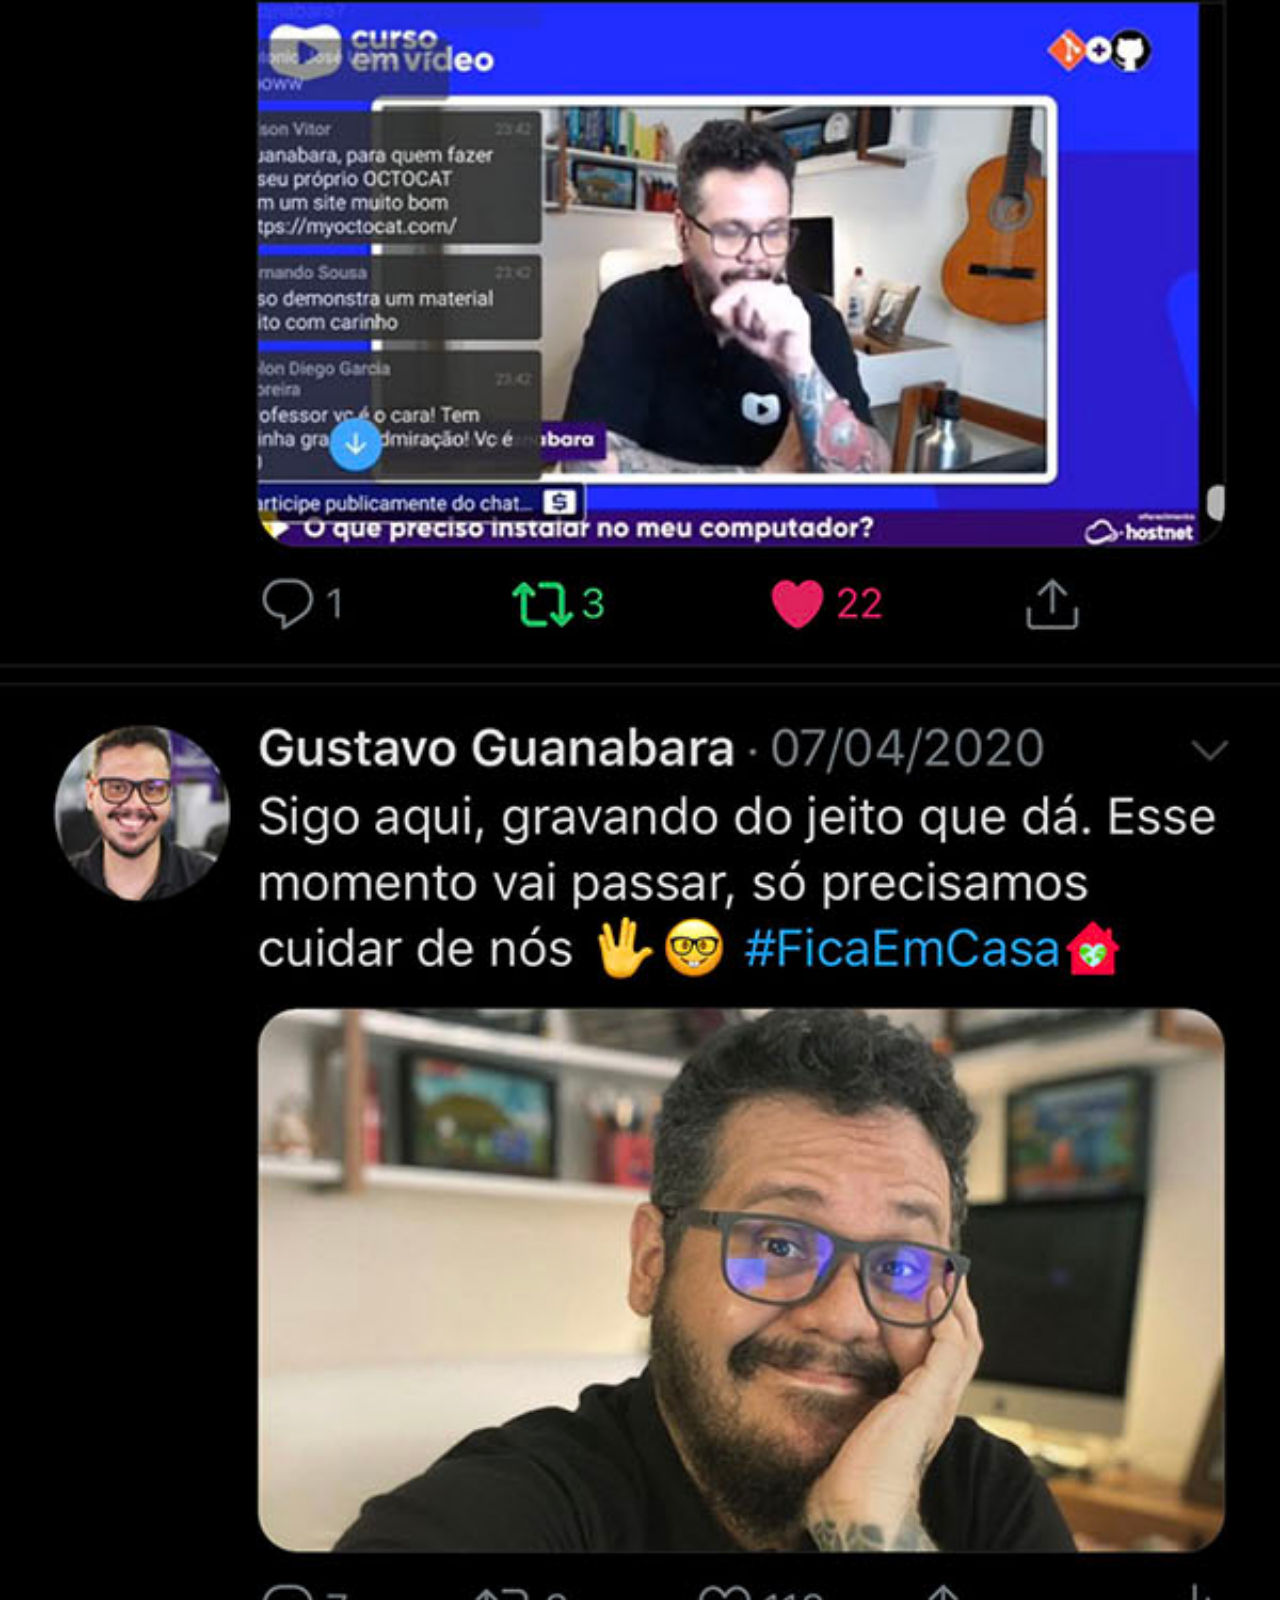
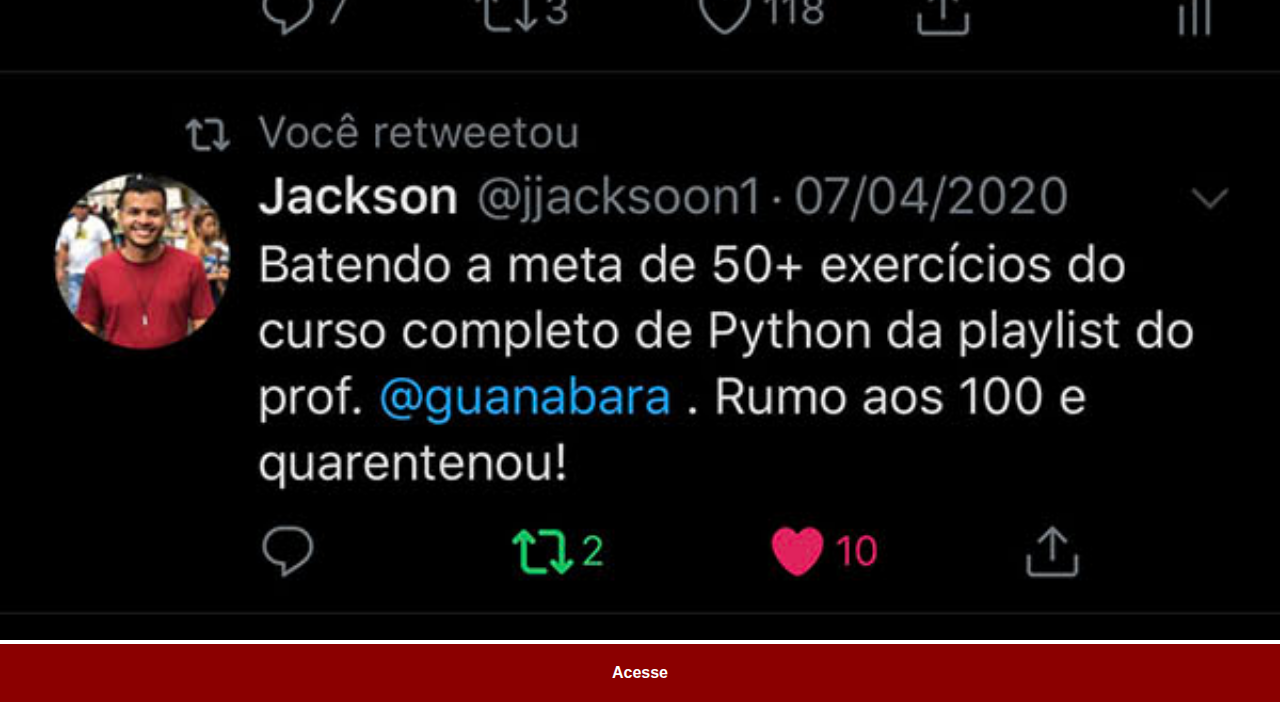
<file: youtube.html>
<!DOCTYPE html>
<html lang="pt-br">
<head>
    <meta charset="UTF-8">
    <meta http-equiv="X-UA-Compatible" content="IE=edge">
    <meta name="viewport" content="width=device-width, initial-scale=1.0">
    <title>Youtube</title>
    <link rel="shortcut icon" href="imagens/favicon.ico" type="image/x-icon">
    <link rel="stylesheet" href="estilos/social.css">
</head>
<body>
    <img src="imagens/imagens/tela-twitter.jpg" alt="Youtube">
    <a href="https://www.youtube.com/@CursoemVideo/playlists" target="_blank">Acesse</a>
    
</body>
</html>
</file>
<file: estilos/social.css>
@charset "UTF-8";
*{
    margin: 0px;
    padding: 0px;
    font-family: Arial, Helvetica, sans-serif;
}
::-webkit-scrollbar{
    height: 0px;
    width: 0px;
}
img{
    width: 100vw;
}
a{
    display: block;
    background-color: darkred;
    color: white;
    padding: 20px;
    font-weight: bold;
    text-align: center;
    text-decoration: none;
}
a:hover{
    background-color: red;
}
</file>
